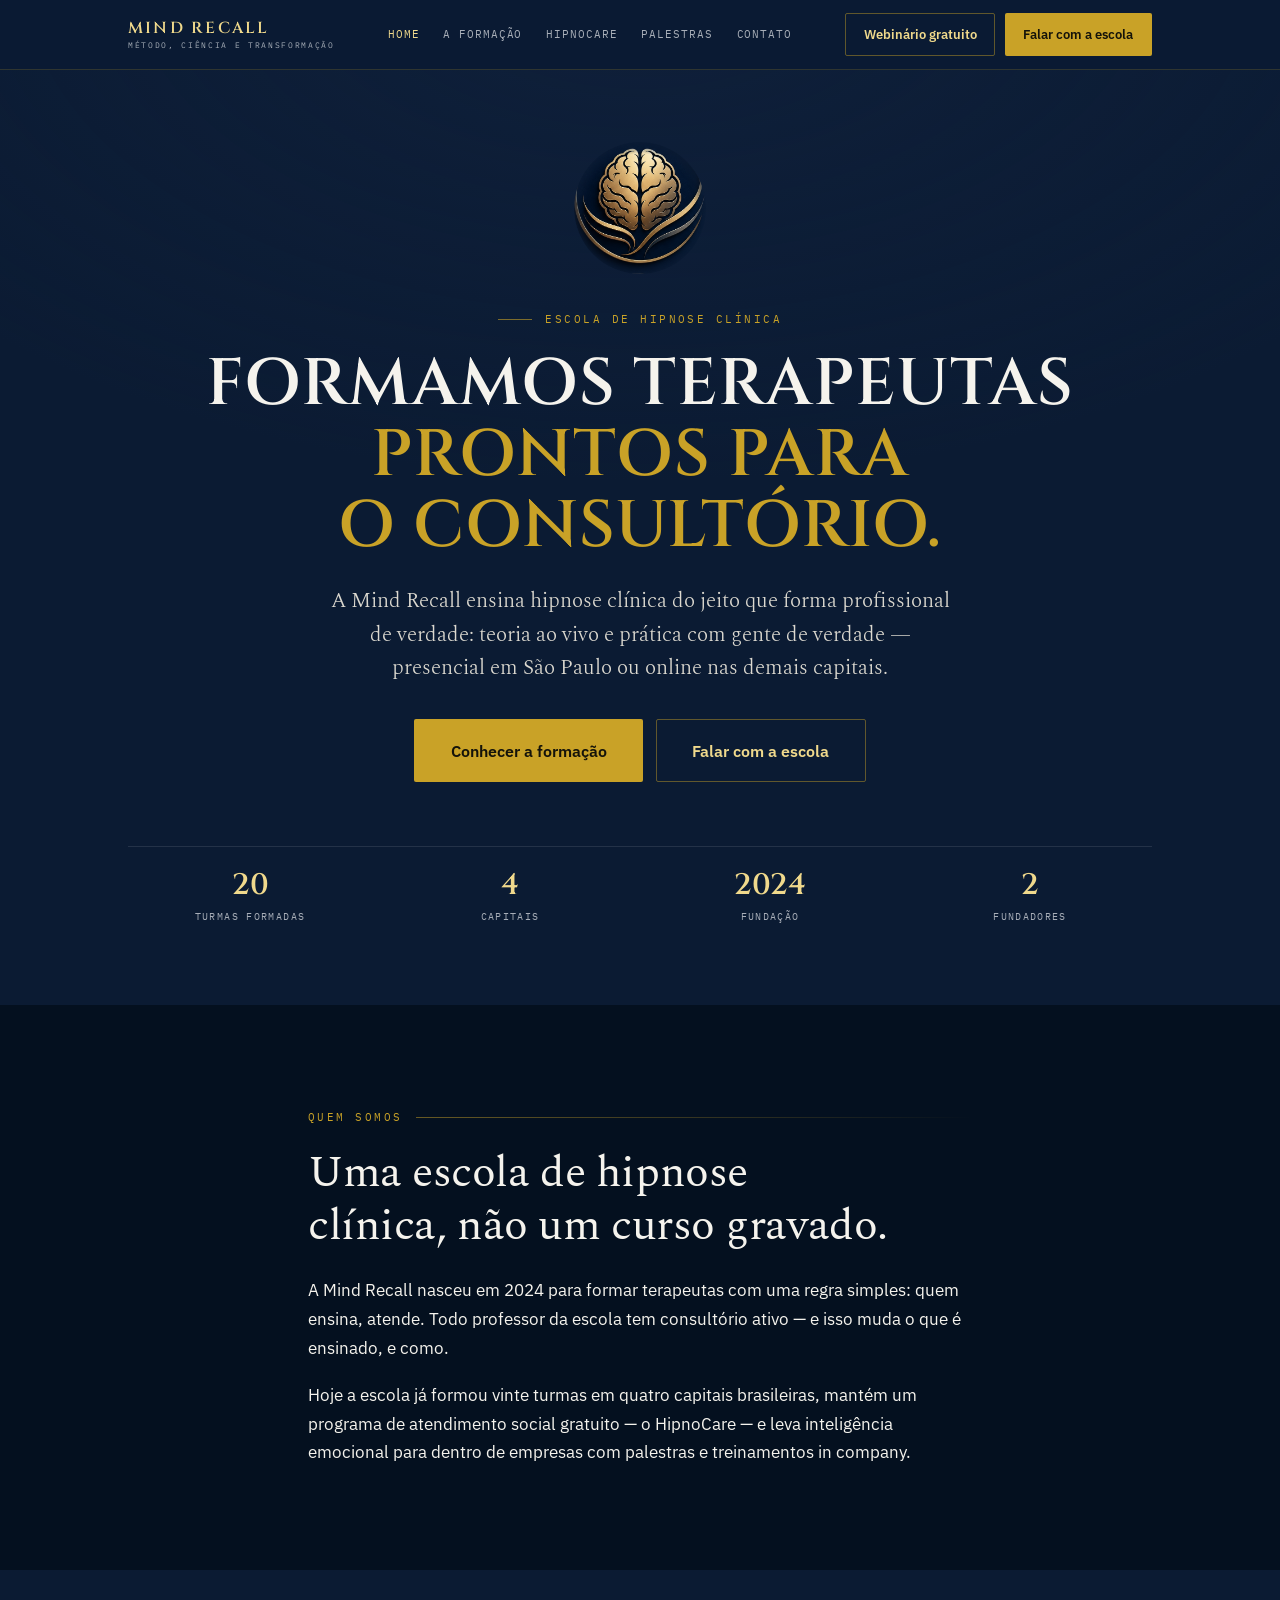
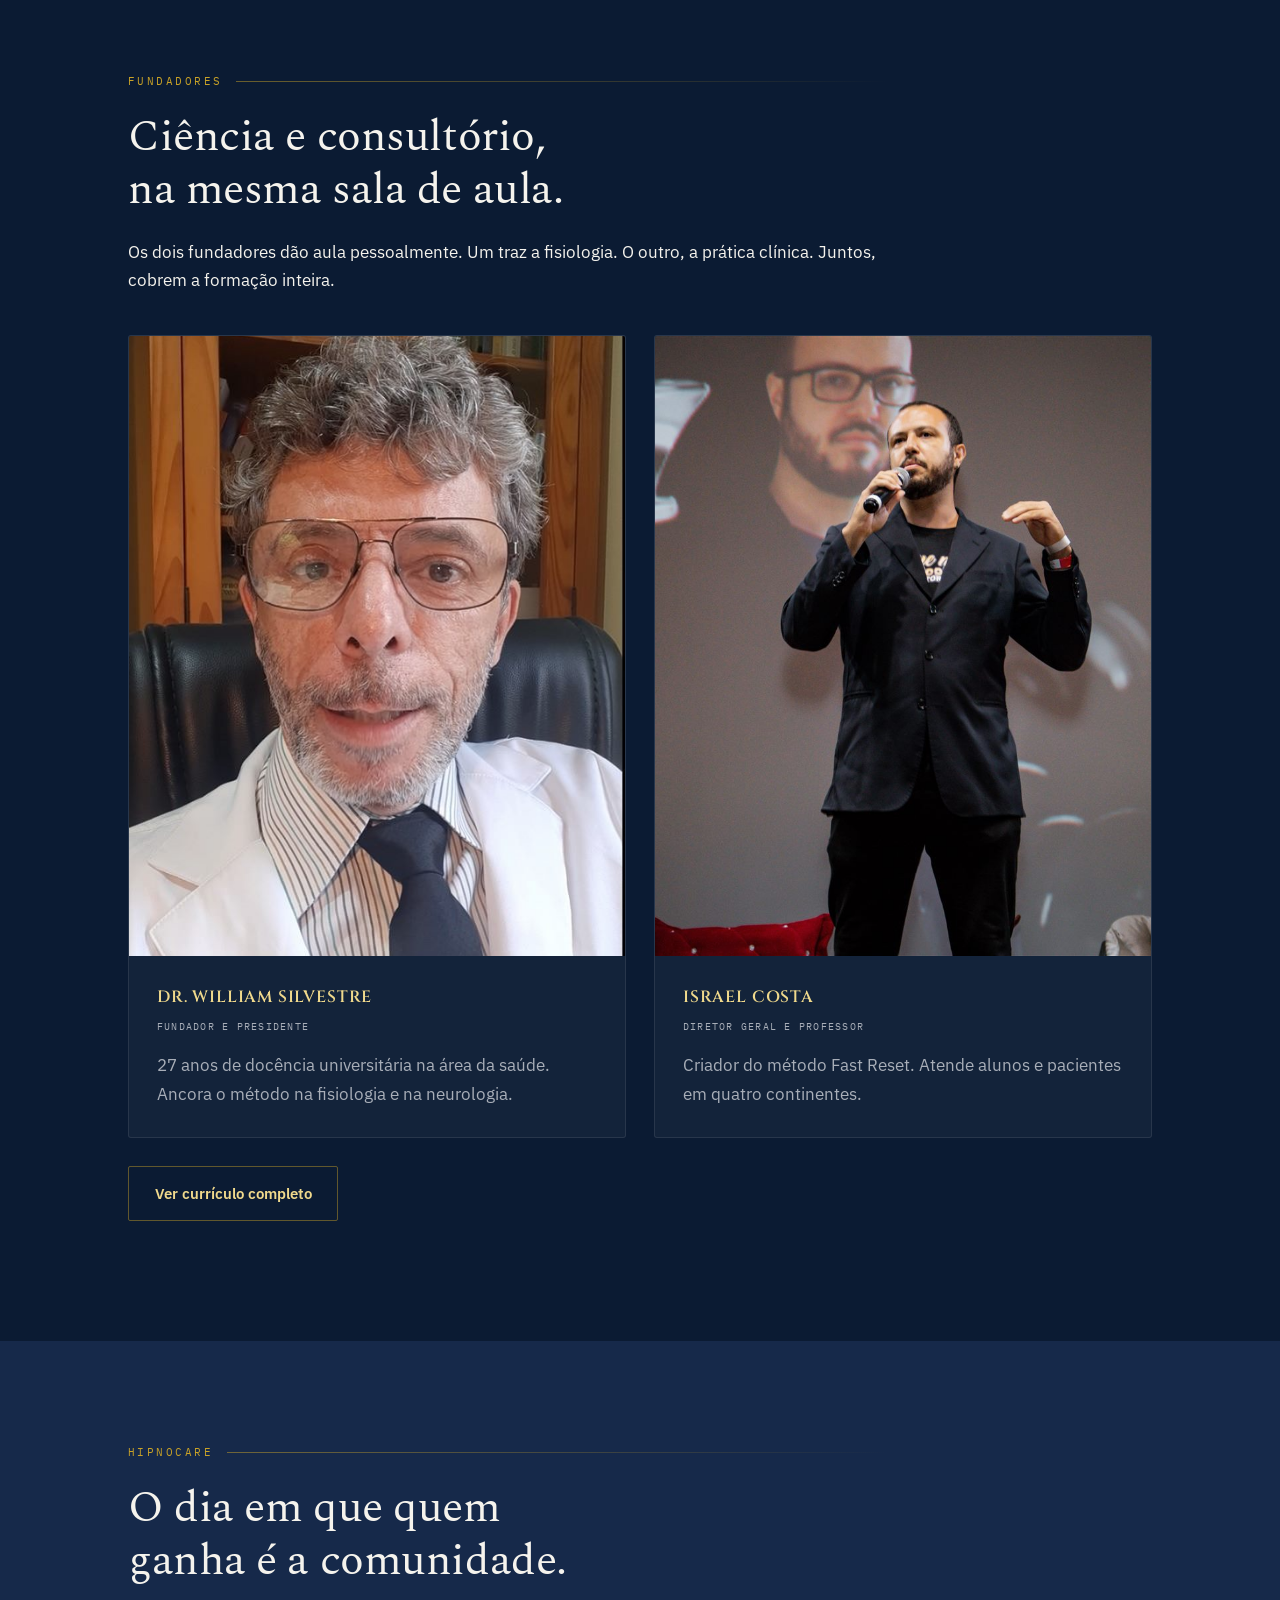
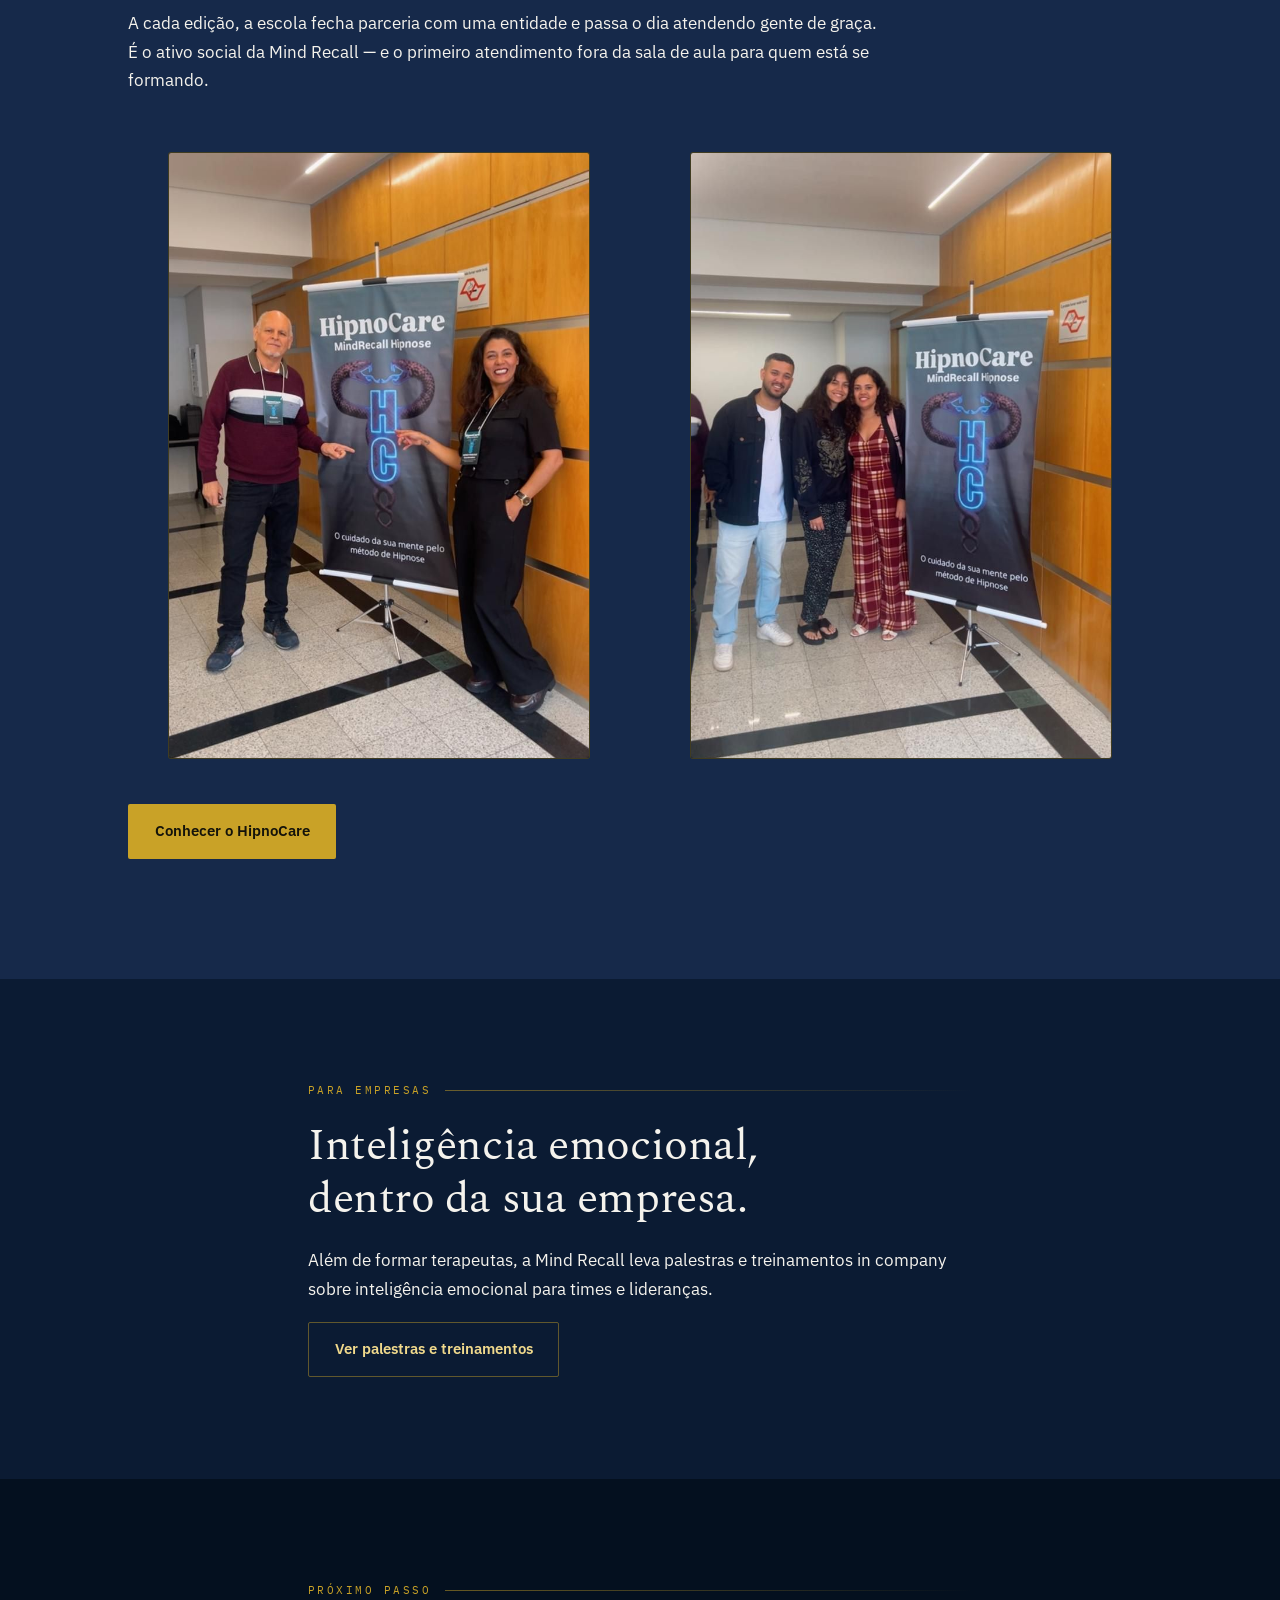
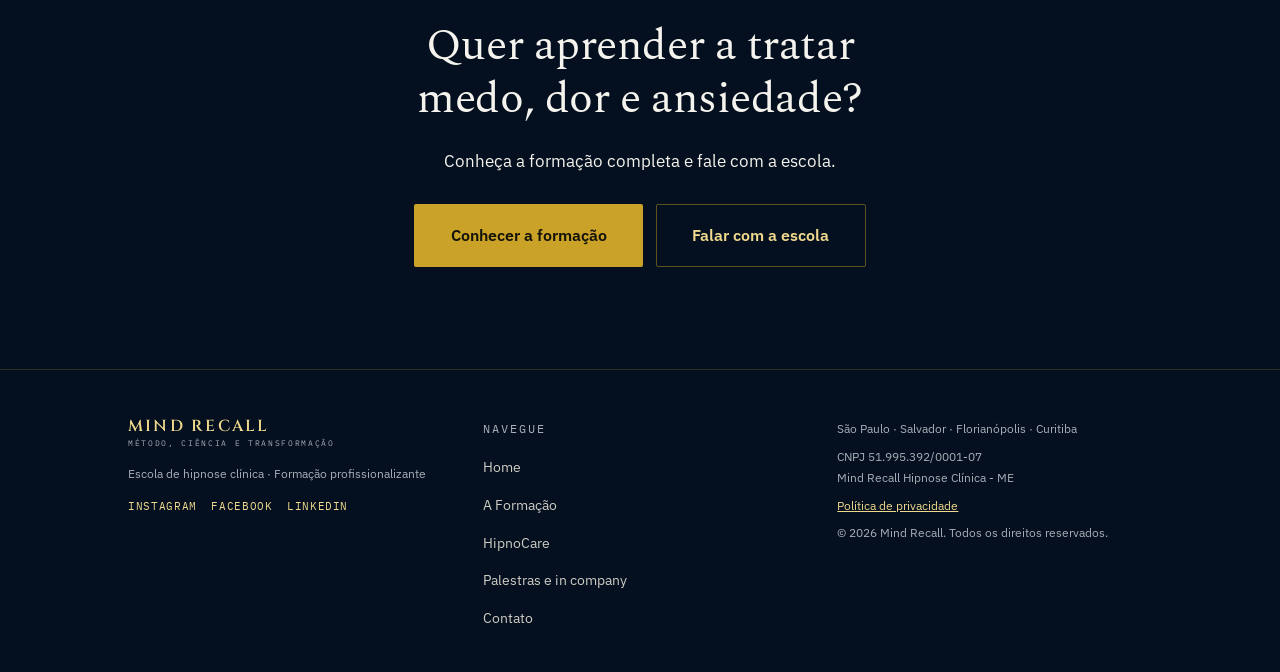
<file: index.html>
<!DOCTYPE html>
<html lang="pt-BR">
<head>
<meta charset="utf-8">
<meta name="viewport" content="width=device-width, initial-scale=1">
<title>Mind Recall — Escola de Hipnose Clínica</title>
<meta name="description" content="A Mind Recall forma terapeutas em hipnose clínica, mantém o HipnoCare — atendimento social gratuito — e leva inteligência emocional para empresas.">
<link rel="preconnect" href="https://fonts.googleapis.com">
<link rel="preconnect" href="https://fonts.gstatic.com" crossorigin>
<link href="https://fonts.googleapis.com/css2?family=Cinzel:wght@400;600&family=Spectral:ital,wght@0,300;0,400;0,600;1,300&family=IBM+Plex+Sans:wght@400;500;600&family=IBM+Plex+Mono:wght@400;500&display=swap" rel="stylesheet">
<link rel="stylesheet" href="css/style.css">

<!-- Meta Pixel Code -->
<!-- PENDENTE (interno): substituir PIXEL_ID_PENDENTE pelo ID real, a confirmar com o Rodrigo (tráfego pago). -->
<script>
!function(f,b,e,v,n,t,s)
{if(f.fbq)return;n=f.fbq=function(){n.callMethod?
n.callMethod.apply(n,arguments):n.queue.push(arguments)};
if(!f._fbq)f._fbq=n;n.push=n;n.loaded=!0;n.version='2.0';
n.queue=[];t=b.createElement(e);t.async=!0;
t.src=v;s=b.getElementsByTagName(e)[0];
s.parentNode.insertBefore(t,s)}(window, document,'script',
'https://connect.facebook.net/en_US/fbevents.js');
fbq('init', 'PIXEL_ID_PENDENTE');
fbq('track', 'PageView');
</script>
<noscript><img height="1" width="1" style="display:none"
src="https://www.facebook.com/tr?id=PIXEL_ID_PENDENTE&ev=PageView&noscript=1"
/></noscript>
<!-- End Meta Pixel Code -->
</head>
<body>

<nav class="nav">
  <div class="nav-in">
    <a class="wordmark" href="#topo">
      <b>MIND RECALL</b>
      <span>Método, ciência e transformação</span>
    </a>

    <ul class="nav-links">
      <li><a href="index.html" aria-current="page">Home</a></li>
      <li><a href="formacao.html">A Formação</a></li>
      <li><a href="hipnocare.html">HipnoCare</a></li>
      <li><a href="palestras.html">Palestras</a></li>
      <li><a href="contato.html">Contato</a></li>
    </ul>

    <div class="nav-ctas">
      <a class="btn btn-ghost btn-sm" href="webinario.html">Webinário gratuito</a>
      <a class="btn btn-gold btn-sm" href="formacao.html#inscricao">Falar com a escola</a>
    </div>

    <details class="nav-mobile">
      <summary aria-label="Abrir menu">☰</summary>
      <div class="nav-mobile-panel">
        <a href="index.html" aria-current="page">Home</a>
        <a href="formacao.html">A Formação</a>
        <a href="hipnocare.html">HipnoCare</a>
        <a href="palestras.html">Palestras</a>
        <a href="contato.html">Contato</a>
        <a href="webinario.html">Webinário gratuito</a>
        <a class="btn btn-gold btn-sm" href="formacao.html#inscricao">Falar com a escola</a>
      </div>
    </details>
  </div>
</nav>

<header class="hero" id="topo">
  <div class="wrap">
    <div class="seal" role="img" aria-label="Marca da Mind Recall"></div>
    <p class="eyebrow">Escola de hipnose clínica</p>
    <h1 class="h-display">
      <span class="line">Formamos terapeutas</span>
      <span class="line accent">prontos para o consultório.</span>
    </h1>
    <p class="lead">
      A Mind Recall ensina hipnose clínica do jeito que forma profissional de verdade:
      teoria ao vivo e prática com gente de verdade — presencial em São Paulo ou online
      nas demais capitais.
    </p>

    <div class="cta-row">
      <a class="btn btn-gold btn-lg" href="formacao.html">Conhecer a formação</a>
      <a class="btn btn-ghost btn-lg" href="contato.html">Falar com a escola</a>
    </div>

    <div class="factrail">
      <div><b>20</b><span>turmas formadas</span></div>
      <div><b>4</b><span>capitais</span></div>
      <div><b>2024</b><span>fundação</span></div>
      <div><b>2</b><span>fundadores</span></div>
    </div>
  </div>
</header>

<!-- ================= QUEM SOMOS ================= -->
<section class="sec-abyss">
  <div class="wrap narrow rise">
    <p class="eyebrow">Quem somos</p>
    <h2 class="h-serif">Uma escola de hipnose clínica, não um curso gravado.</h2>
    <p style="margin-top:1.5rem">
      A Mind Recall nasceu em 2024 para formar terapeutas com uma regra simples: quem ensina, atende.
      Todo professor da escola tem consultório ativo — e isso muda o que é ensinado, e como.
    </p>
    <p style="margin-bottom:0">
      Hoje a escola já formou vinte turmas em quatro capitais brasileiras, mantém um programa de
      atendimento social gratuito — o HipnoCare — e leva inteligência emocional para dentro de
      empresas com palestras e treinamentos in company.
    </p>
  </div>
</section>

<!-- ================= FUNDADORES ================= -->
<section>
  <div class="wrap">
    <div class="narrow rise">
      <p class="eyebrow">Fundadores</p>
      <h2 class="h-serif">Ciência e consultório, na mesma sala de aula.</h2>
      <p style="margin-top:1.3rem">
        Os dois fundadores dão aula pessoalmente. Um traz a fisiologia. O outro, a prática clínica.
        Juntos, cobrem a formação inteira.
      </p>
    </div>

    <div class="grid-2 rise">
      <article class="teacher">
        <img class="teacher-photo" src="assets/dr-william.jpg" alt="Dr. William Silvestre, fundador e presidente da Mind Recall" loading="lazy">
        <div class="teacher-body">
          <h3>Dr. William Silvestre</h3>
          <p class="teacher-role">Fundador e presidente</p>
          <p class="muted" style="margin-bottom:0">
            27 anos de docência universitária na área da saúde. Ancora o método na fisiologia
            e na neurologia.
          </p>
        </div>
      </article>

      <article class="teacher">
        <img class="teacher-photo" src="assets/israel-costa.jpg" alt="Israel Costa, diretor geral e professor da Mind Recall" loading="lazy" style="object-position:48% 20%">
        <div class="teacher-body">
          <h3>Israel Costa</h3>
          <p class="teacher-role">Diretor geral e professor</p>
          <p class="muted" style="margin-bottom:0">
            Criador do método Fast Reset. Atende alunos e pacientes em quatro continentes.
          </p>
        </div>
      </article>
    </div>

    <p class="rise" style="margin-top:1.75rem">
      <a class="btn btn-ghost" href="formacao.html#fundadores">Ver currículo completo</a>
    </p>
  </div>
</section>

<!-- ================= HIPNOCARE ================= -->
<section class="sec-raised">
  <div class="wrap">
    <div class="narrow rise">
      <p class="eyebrow">HipnoCare</p>
      <h2 class="h-serif">O dia em que quem ganha é a comunidade.</h2>
      <p style="margin-top:1.3rem">
        A cada edição, a escola fecha parceria com uma entidade e passa o dia atendendo gente
        de graça. É o ativo social da Mind Recall — e o primeiro atendimento fora da sala de
        aula para quem está se formando.
      </p>
    </div>

    <div class="gallery rise">
      <figure class="figure">
        <img src="assets/hipnocare-1.jpg" alt="Voluntários da Mind Recall no dia do HipnoCare" loading="lazy">
        <figcaption>HipnoCare · 1ª edição</figcaption>
      </figure>
      <figure class="figure">
        <img src="assets/hipnocare-2.jpg" alt="Aluna voluntária no dia de atendimento gratuito do HipnoCare" loading="lazy">
        <figcaption>Alunos voluntários no dia</figcaption>
      </figure>
    </div>

    <p class="rise" style="margin-top:1.75rem">
      <a class="btn btn-gold" href="hipnocare.html">Conhecer o HipnoCare</a>
    </p>
  </div>
</section>

<!-- ================= PALESTRAS / IN COMPANY ================= -->
<section>
  <div class="wrap narrow rise">
    <p class="eyebrow">Para empresas</p>
    <h2 class="h-serif">Inteligência emocional, dentro da sua empresa.</h2>
    <p style="margin-top:1.3rem">
      Além de formar terapeutas, a Mind Recall leva palestras e treinamentos in company sobre
      inteligência emocional para times e lideranças.
    </p>
    <p style="margin-bottom:0">
      <a class="btn btn-ghost" href="palestras.html">Ver palestras e treinamentos</a>
    </p>
  </div>
</section>

<!-- ================= CTA FINAL ================= -->
<section class="sec-abyss">
  <div class="wrap narrow rise" style="text-align:center">
    <p class="eyebrow" style="justify-content:center">Próximo passo</p>
    <h2 class="h-serif">Quer aprender a tratar medo, dor e ansiedade?</h2>
    <p style="margin-top:1.3rem;margin-bottom:0">
      Conheça a formação completa e fale com a escola.
    </p>
    <div class="cta-row" style="justify-content:center;margin-top:1.75rem">
      <a class="btn btn-gold btn-lg" href="formacao.html">Conhecer a formação</a>
      <a class="btn btn-ghost btn-lg" href="contato.html">Falar com a escola</a>
    </div>
  </div>
</section>

<footer class="foot">
  <div class="wrap foot-in">
    <div class="foot-col">
      <a class="wordmark" href="#topo">
        <b>MIND RECALL</b>
        <span>Método, ciência e transformação</span>
      </a>
      <small style="margin-top:1rem">Escola de hipnose clínica · Formação profissionalizante</small>
      <div class="foot-social">
        <a href="https://www.instagram.com/mind.recall.hipnose/" target="_blank" rel="noopener">Instagram</a>
        <a href="https://www.facebook.com/profile.php?id=61577095179022" target="_blank" rel="noopener">Facebook</a>
        <a href="https://www.linkedin.com/in/mind-recall-13340237a/" target="_blank" rel="noopener">LinkedIn</a>
      </div>
    </div>

    <div class="foot-col">
      <small class="foot-heading">Navegue</small>
      <ul class="foot-links">
        <li><a href="index.html">Home</a></li>
        <li><a href="formacao.html">A Formação</a></li>
        <li><a href="hipnocare.html">HipnoCare</a></li>
        <li><a href="palestras.html">Palestras e in company</a></li>
        <li><a href="contato.html">Contato</a></li>
      </ul>
    </div>

    <div class="foot-col">
      <small>São Paulo · Salvador · Florianópolis · Curitiba</small>
      <small style="margin-top:.4rem">CNPJ 51.995.392/0001-07<br>Mind Recall Hipnose Clínica - ME</small>
      <small style="margin-top:.4rem"><a href="privacidade.html">Política de privacidade</a></small>
      <small style="margin-top:.4rem">© 2026 Mind Recall. Todos os direitos reservados.</small>
    </div>
  </div>
</footer>

<script src="js/script.js"></script>

</body>
</html>
</file>
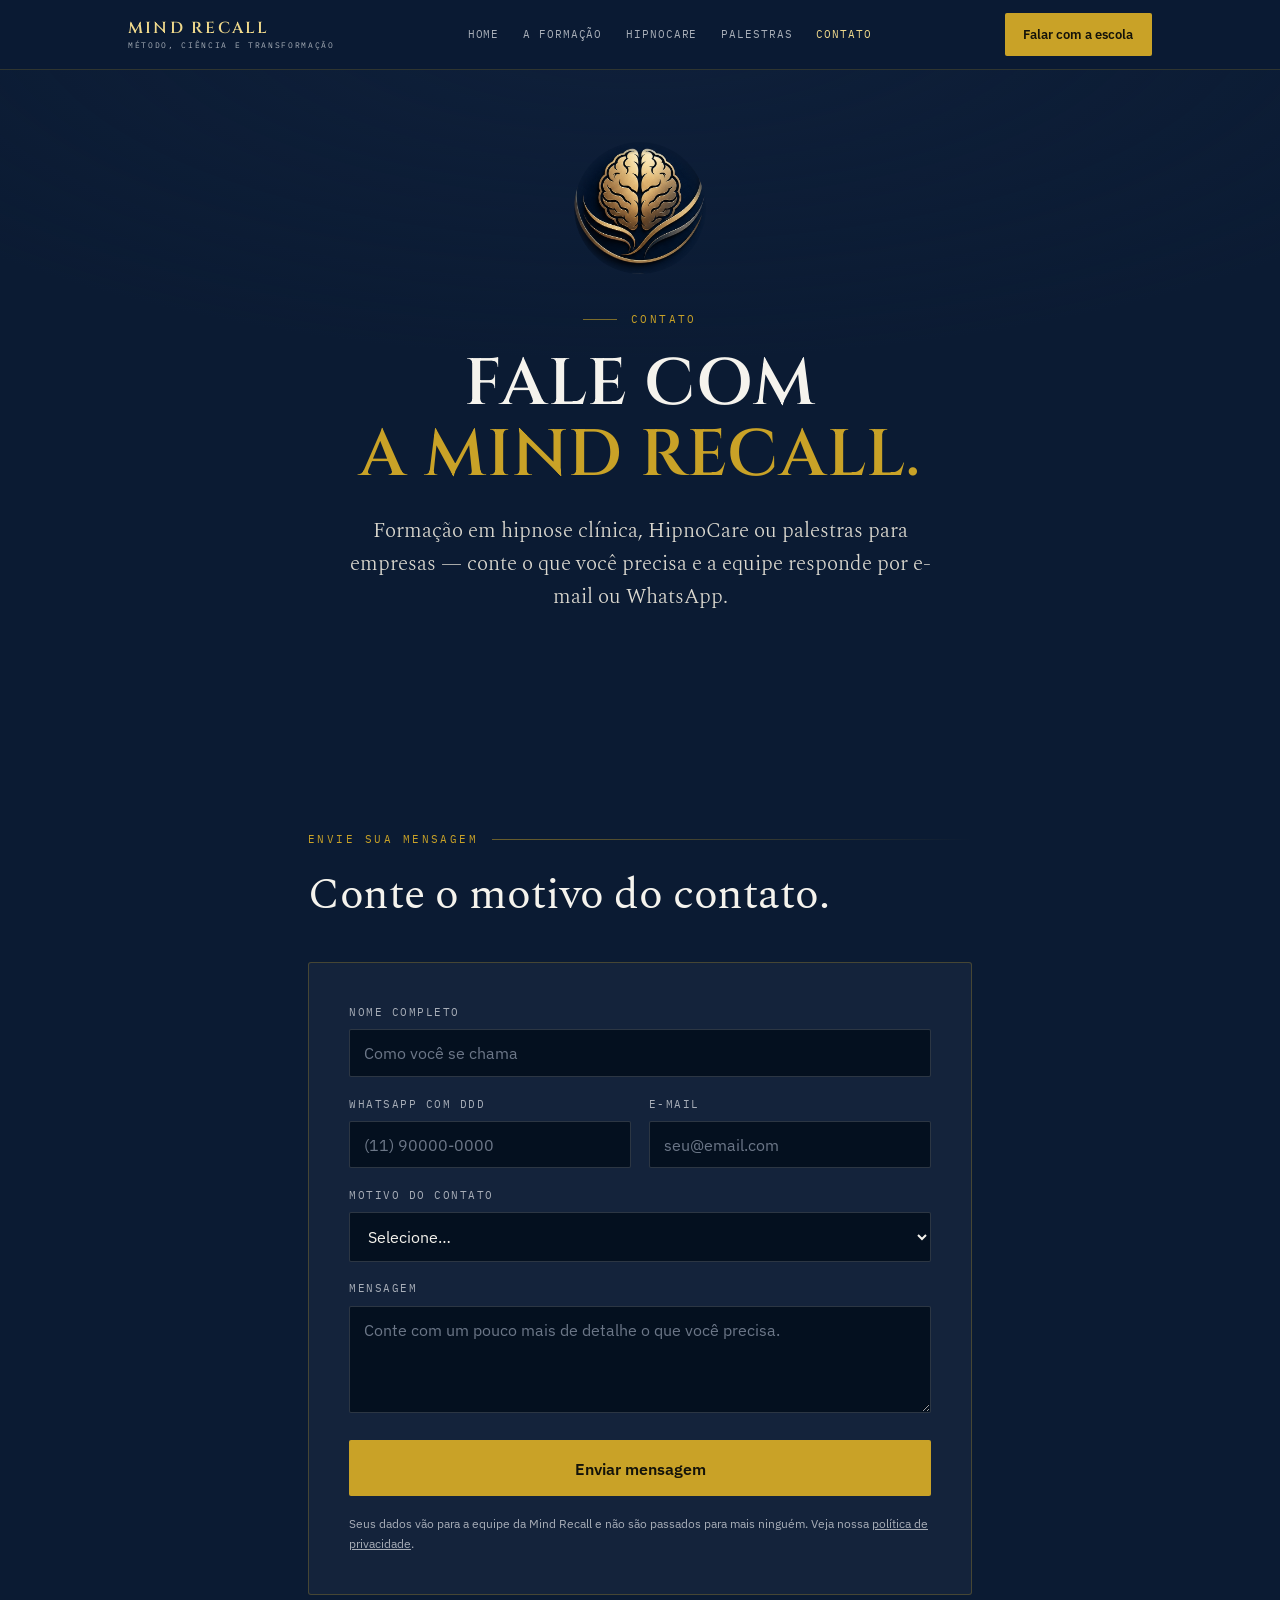
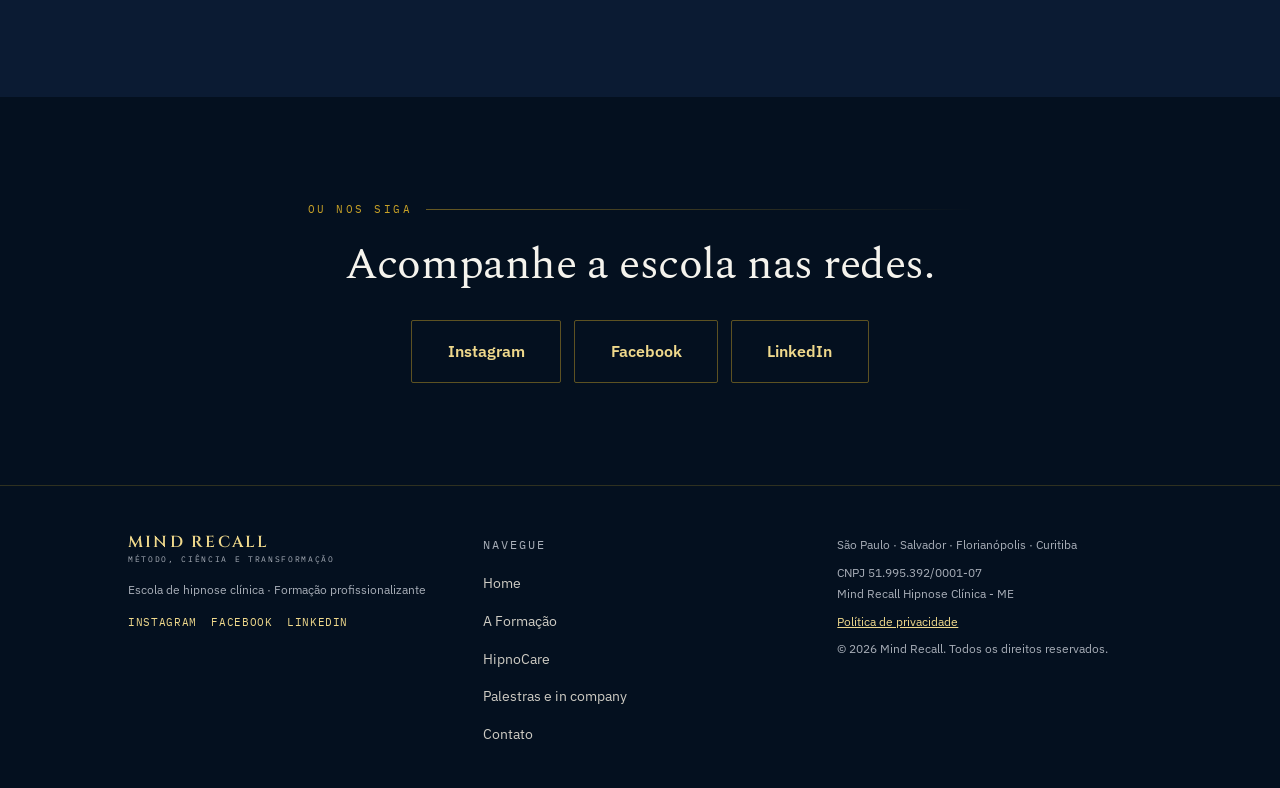
<file: contato.html>
<!DOCTYPE html>
<html lang="pt-BR">
<head>
<meta charset="utf-8">
<meta name="viewport" content="width=device-width, initial-scale=1">
<title>Contato — Mind Recall</title>
<meta name="description" content="Fale com a Mind Recall sobre a formação em hipnose clínica, o HipnoCare ou palestras e treinamentos in company.">
<link rel="preconnect" href="https://fonts.googleapis.com">
<link rel="preconnect" href="https://fonts.gstatic.com" crossorigin>
<link href="https://fonts.googleapis.com/css2?family=Cinzel:wght@400;600&family=Spectral:ital,wght@0,300;0,400;0,600;1,300&family=IBM+Plex+Sans:wght@400;500;600&family=IBM+Plex+Mono:wght@400;500&display=swap" rel="stylesheet">
<link rel="stylesheet" href="css/style.css">

<!-- Meta Pixel Code -->
<!-- PENDENTE (interno): substituir PIXEL_ID_PENDENTE pelo ID real, a confirmar com o Rodrigo (tráfego pago). -->
<script>
!function(f,b,e,v,n,t,s)
{if(f.fbq)return;n=f.fbq=function(){n.callMethod?
n.callMethod.apply(n,arguments):n.queue.push(arguments)};
if(!f._fbq)f._fbq=n;n.push=n;n.loaded=!0;n.version='2.0';
n.queue=[];t=b.createElement(e);t.async=!0;
t.src=v;s=b.getElementsByTagName(e)[0];
s.parentNode.insertBefore(t,s)}(window, document,'script',
'https://connect.facebook.net/en_US/fbevents.js');
fbq('init', 'PIXEL_ID_PENDENTE');
fbq('track', 'PageView');
</script>
<noscript><img height="1" width="1" style="display:none"
src="https://www.facebook.com/tr?id=PIXEL_ID_PENDENTE&ev=PageView&noscript=1"
/></noscript>
<!-- End Meta Pixel Code -->
</head>
<body>

<nav class="nav">
  <div class="nav-in">
    <a class="wordmark" href="index.html">
      <b>MIND RECALL</b>
      <span>Método, ciência e transformação</span>
    </a>

    <ul class="nav-links">
      <li><a href="index.html">Home</a></li>
      <li><a href="formacao.html">A Formação</a></li>
      <li><a href="hipnocare.html">HipnoCare</a></li>
      <li><a href="palestras.html">Palestras</a></li>
      <li><a href="contato.html" aria-current="page">Contato</a></li>
    </ul>

    <div class="nav-ctas">
      <a class="btn btn-gold btn-sm" href="#fale">Falar com a escola</a>
    </div>

    <details class="nav-mobile">
      <summary aria-label="Abrir menu">☰</summary>
      <div class="nav-mobile-panel">
        <a href="index.html">Home</a>
        <a href="formacao.html">A Formação</a>
        <a href="hipnocare.html">HipnoCare</a>
        <a href="palestras.html">Palestras</a>
        <a href="contato.html" aria-current="page">Contato</a>
        <a class="btn btn-gold btn-sm" href="#fale">Falar com a escola</a>
      </div>
    </details>
  </div>
</nav>

<header class="hero" id="topo">
  <div class="wrap">
    <div class="seal" role="img" aria-label="Marca da Mind Recall"></div>
    <p class="eyebrow">Contato</p>
    <h1 class="h-display">
      <span class="line">Fale com</span>
      <span class="line accent">a Mind Recall.</span>
    </h1>
    <p class="lead">
      Formação em hipnose clínica, HipnoCare ou palestras para empresas — conte o que você
      precisa e a equipe responde por e-mail ou WhatsApp.
    </p>
  </div>
</header>

<!-- ================= FORMULÁRIO ================= -->
<section id="fale">
  <div class="wrap narrow rise">
    <p class="eyebrow">Envie sua mensagem</p>
    <h2 class="h-serif">Conte o motivo do contato.</h2>

    <form class="form-shell" novalidate data-fbq-event="Contact">
      <div class="field">
        <label for="c-nome">Nome completo</label>
        <input id="c-nome" name="nome" type="text" autocomplete="name" placeholder="Como você se chama" required>
      </div>

      <div class="field-row">
        <div class="field">
          <label for="c-whats">WhatsApp com DDD</label>
          <input id="c-whats" name="whatsapp" type="tel" autocomplete="tel" placeholder="(11) 90000-0000" required>
        </div>
        <div class="field">
          <label for="c-email">E-mail</label>
          <input id="c-email" name="email" type="email" autocomplete="email" placeholder="seu@email.com" required>
        </div>
      </div>

      <div class="field">
        <label for="c-motivo">Motivo do contato</label>
        <select id="c-motivo" name="motivo" required>
          <option value="">Selecione…</option>
          <option>Formação em hipnose clínica</option>
          <option>Palestra ou treinamento in company</option>
          <option>HipnoCare</option>
          <option>Imprensa ou parceria</option>
          <option>Outro assunto</option>
        </select>
      </div>

      <div class="field">
        <label for="c-mensagem">Mensagem</label>
        <textarea id="c-mensagem" name="mensagem" rows="4" placeholder="Conte com um pouco mais de detalhe o que você precisa." required></textarea>
      </div>

      <button class="btn btn-gold btn-lg" type="submit" style="width:100%">Enviar mensagem</button>

      <p class="form-note">
        Seus dados vão para a equipe da Mind Recall e não são passados para mais ninguém.
        Veja nossa <a href="privacidade.html">política de privacidade</a>.
      </p>
    </form>

    <!-- PENDENTE (interno): (1) formulário ainda sem backend — mesmo aviso de revisão dos demais,
         ver js/script.js. (2) número de WhatsApp e e-mail direto da escola para exibir nesta página
         além do formulário. -->
  </div>
</section>

<!-- ================= REDES ================= -->
<section class="sec-abyss">
  <div class="wrap narrow rise" style="text-align:center">
    <p class="eyebrow" style="justify-content:center">Ou nos siga</p>
    <h2 class="h-serif">Acompanhe a escola nas redes.</h2>
    <div class="cta-row" style="justify-content:center;margin-top:1.75rem">
      <a class="btn btn-ghost btn-lg" href="https://www.instagram.com/mind.recall.hipnose/" target="_blank" rel="noopener">Instagram</a>
      <a class="btn btn-ghost btn-lg" href="https://www.facebook.com/profile.php?id=61577095179022" target="_blank" rel="noopener">Facebook</a>
      <a class="btn btn-ghost btn-lg" href="https://www.linkedin.com/in/mind-recall-13340237a/" target="_blank" rel="noopener">LinkedIn</a>
    </div>
  </div>
</section>

<footer class="foot">
  <div class="wrap foot-in">
    <div class="foot-col">
      <a class="wordmark" href="index.html">
        <b>MIND RECALL</b>
        <span>Método, ciência e transformação</span>
      </a>
      <small style="margin-top:1rem">Escola de hipnose clínica · Formação profissionalizante</small>
      <div class="foot-social">
        <a href="https://www.instagram.com/mind.recall.hipnose/" target="_blank" rel="noopener">Instagram</a>
        <a href="https://www.facebook.com/profile.php?id=61577095179022" target="_blank" rel="noopener">Facebook</a>
        <a href="https://www.linkedin.com/in/mind-recall-13340237a/" target="_blank" rel="noopener">LinkedIn</a>
      </div>
    </div>

    <div class="foot-col">
      <small class="foot-heading">Navegue</small>
      <ul class="foot-links">
        <li><a href="index.html">Home</a></li>
        <li><a href="formacao.html">A Formação</a></li>
        <li><a href="hipnocare.html">HipnoCare</a></li>
        <li><a href="palestras.html">Palestras e in company</a></li>
        <li><a href="contato.html">Contato</a></li>
      </ul>
    </div>

    <div class="foot-col">
      <small>São Paulo · Salvador · Florianópolis · Curitiba</small>
      <small style="margin-top:.4rem">CNPJ 51.995.392/0001-07<br>Mind Recall Hipnose Clínica - ME</small>
      <small style="margin-top:.4rem"><a href="privacidade.html">Política de privacidade</a></small>
      <small style="margin-top:.4rem">© 2026 Mind Recall. Todos os direitos reservados.</small>
    </div>
  </div>
</footer>

<script src="js/script.js"></script>

</body>
</html>
</file>
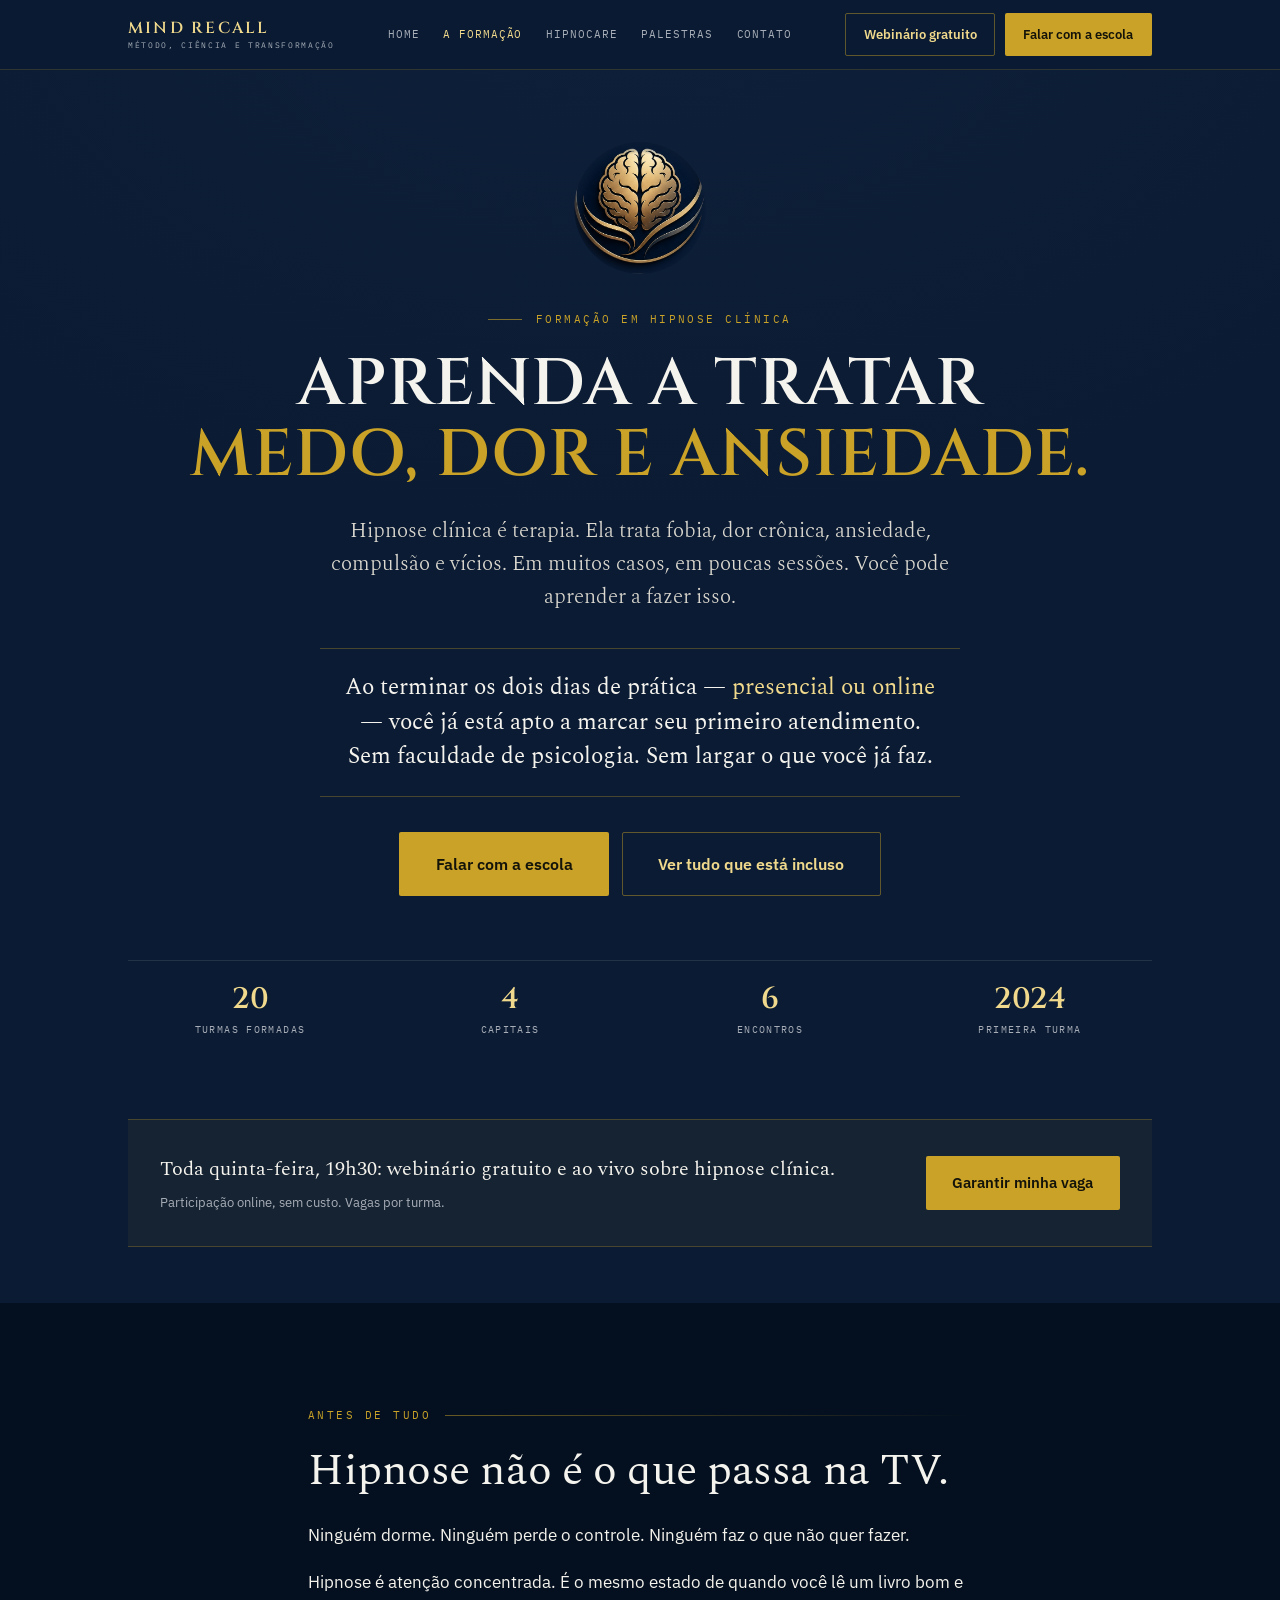
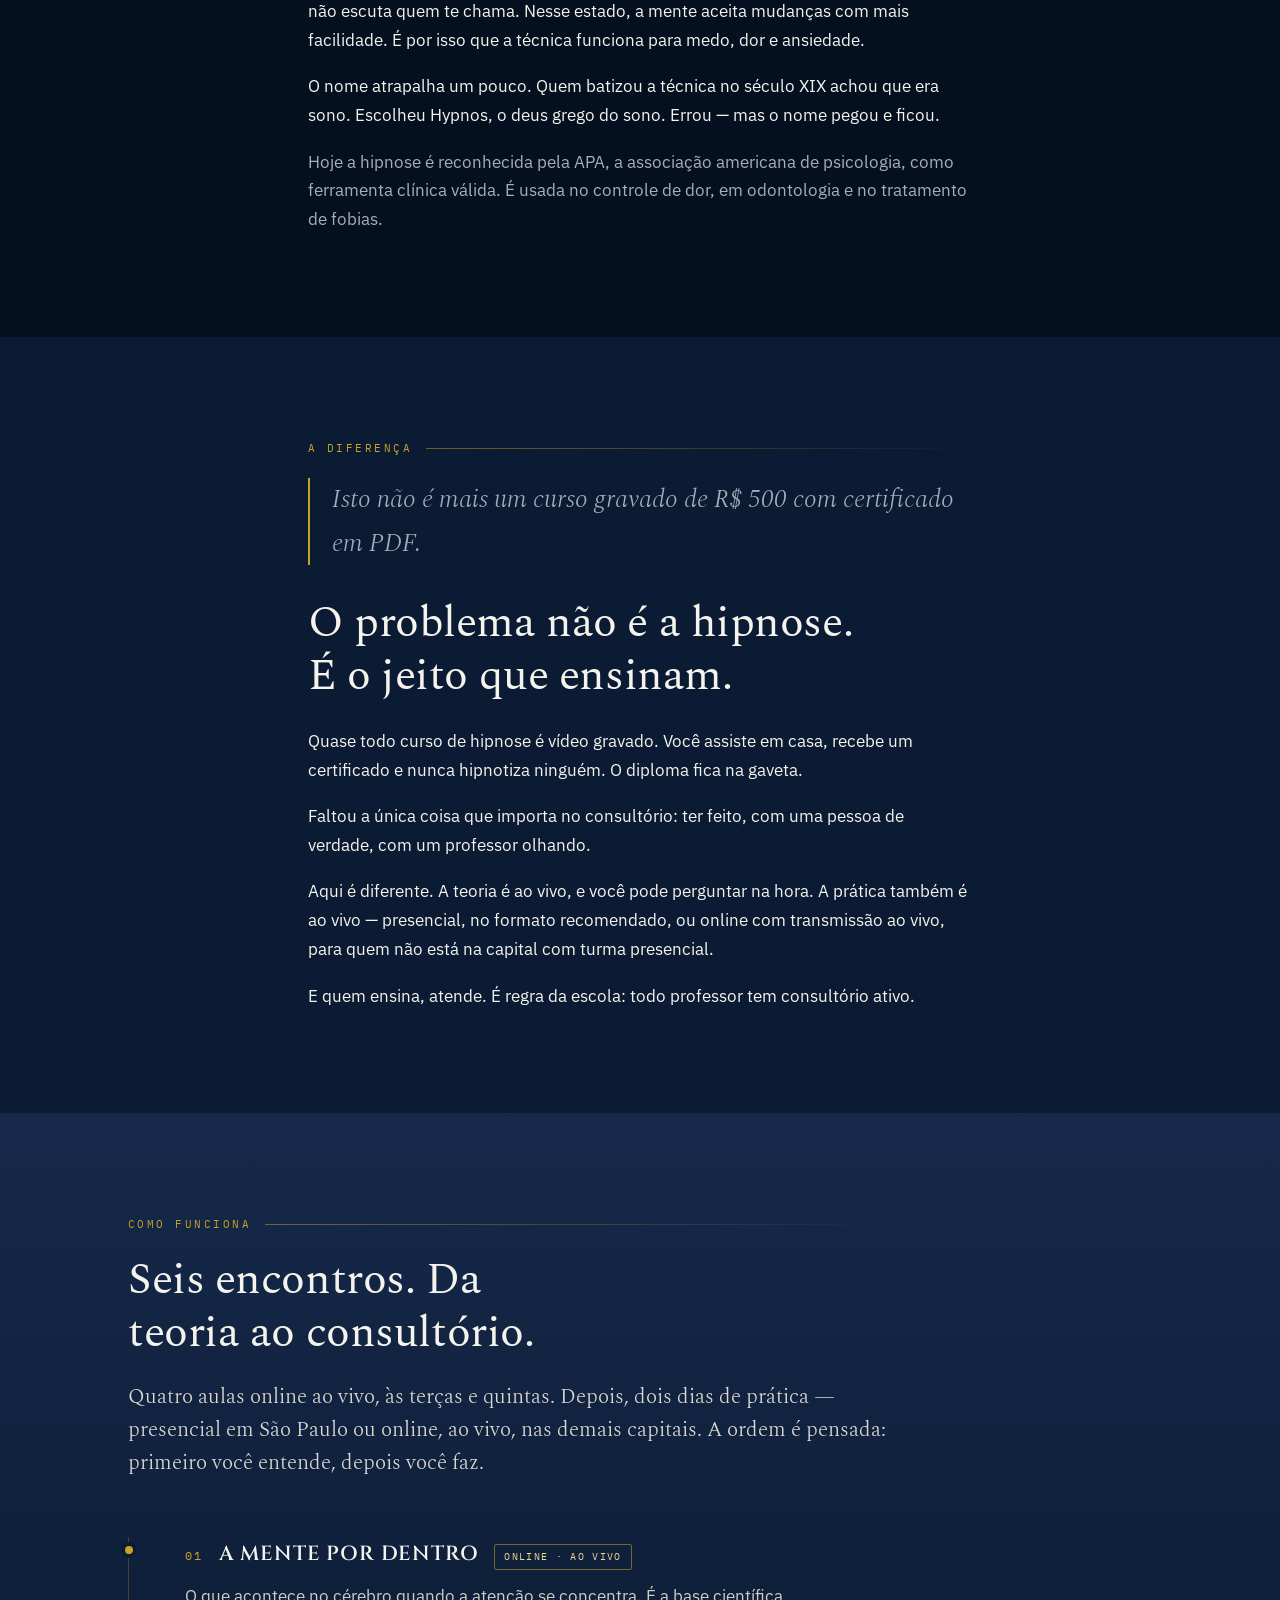
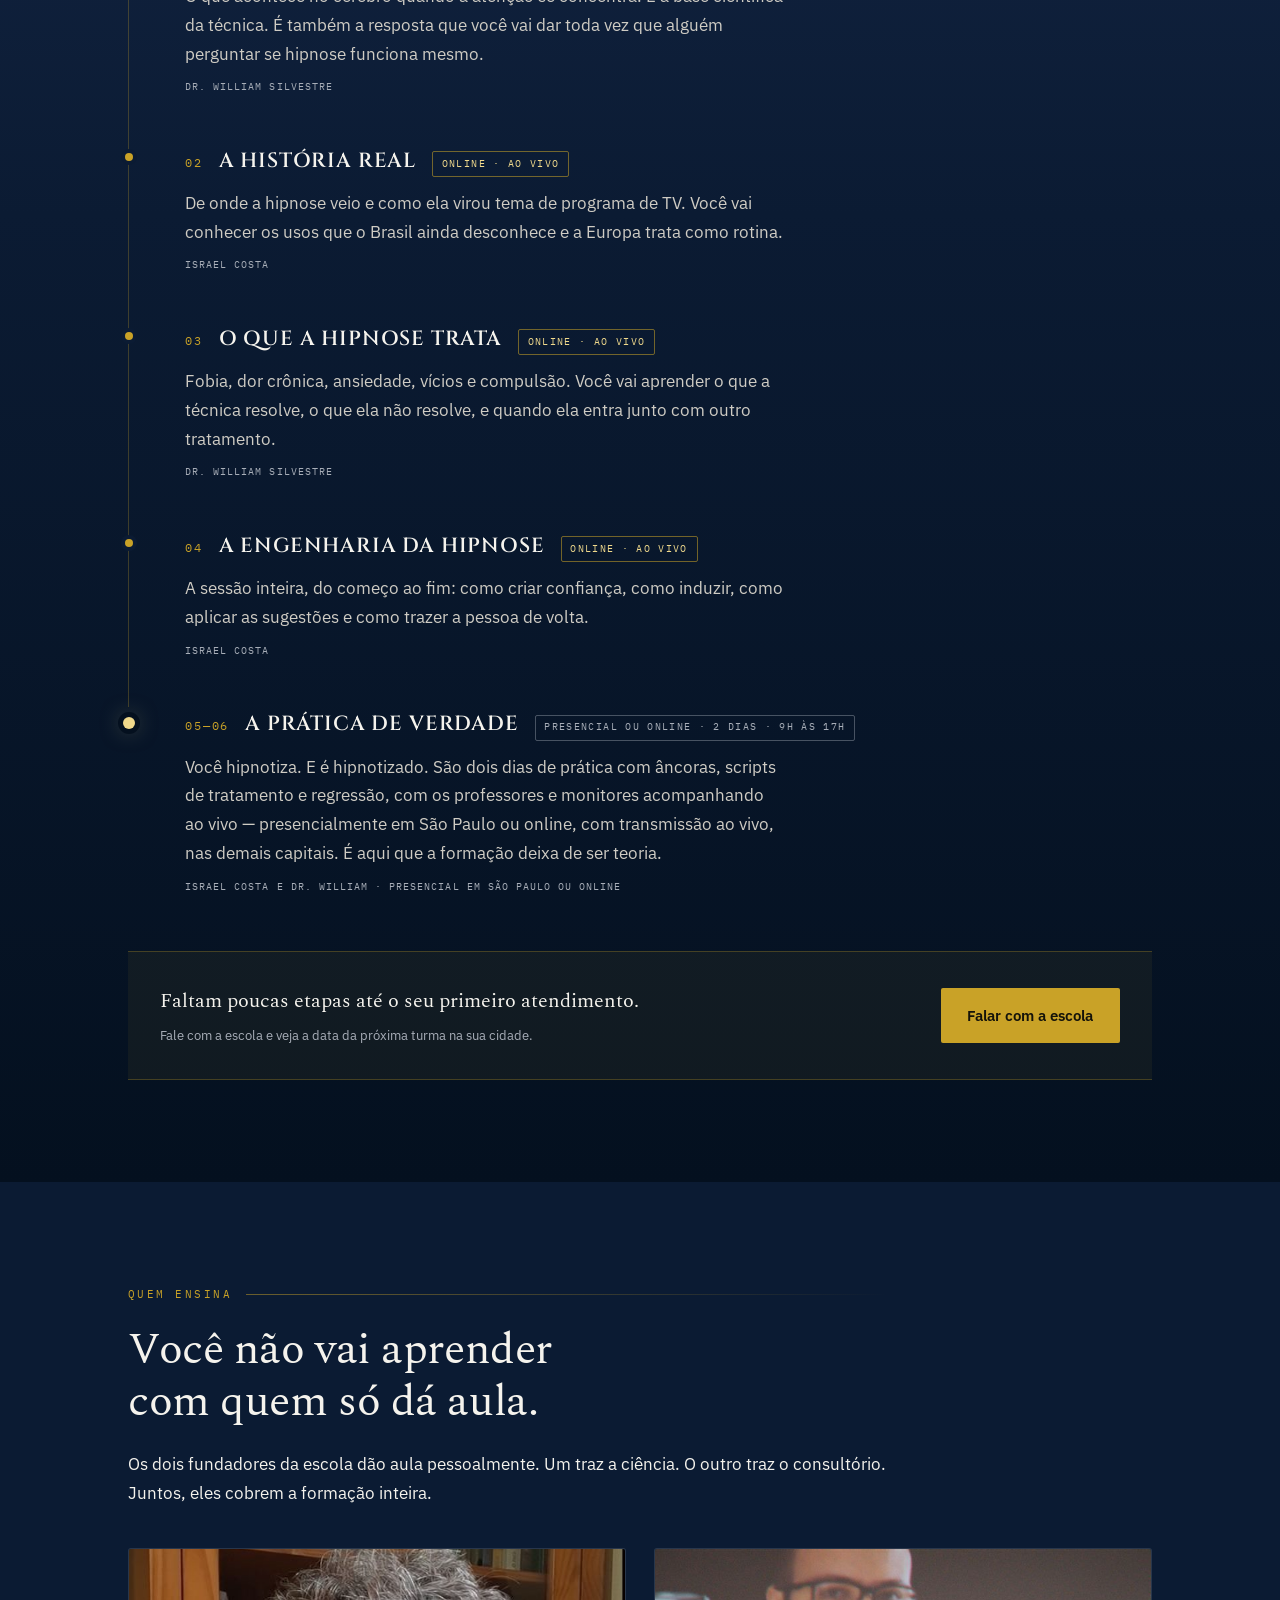
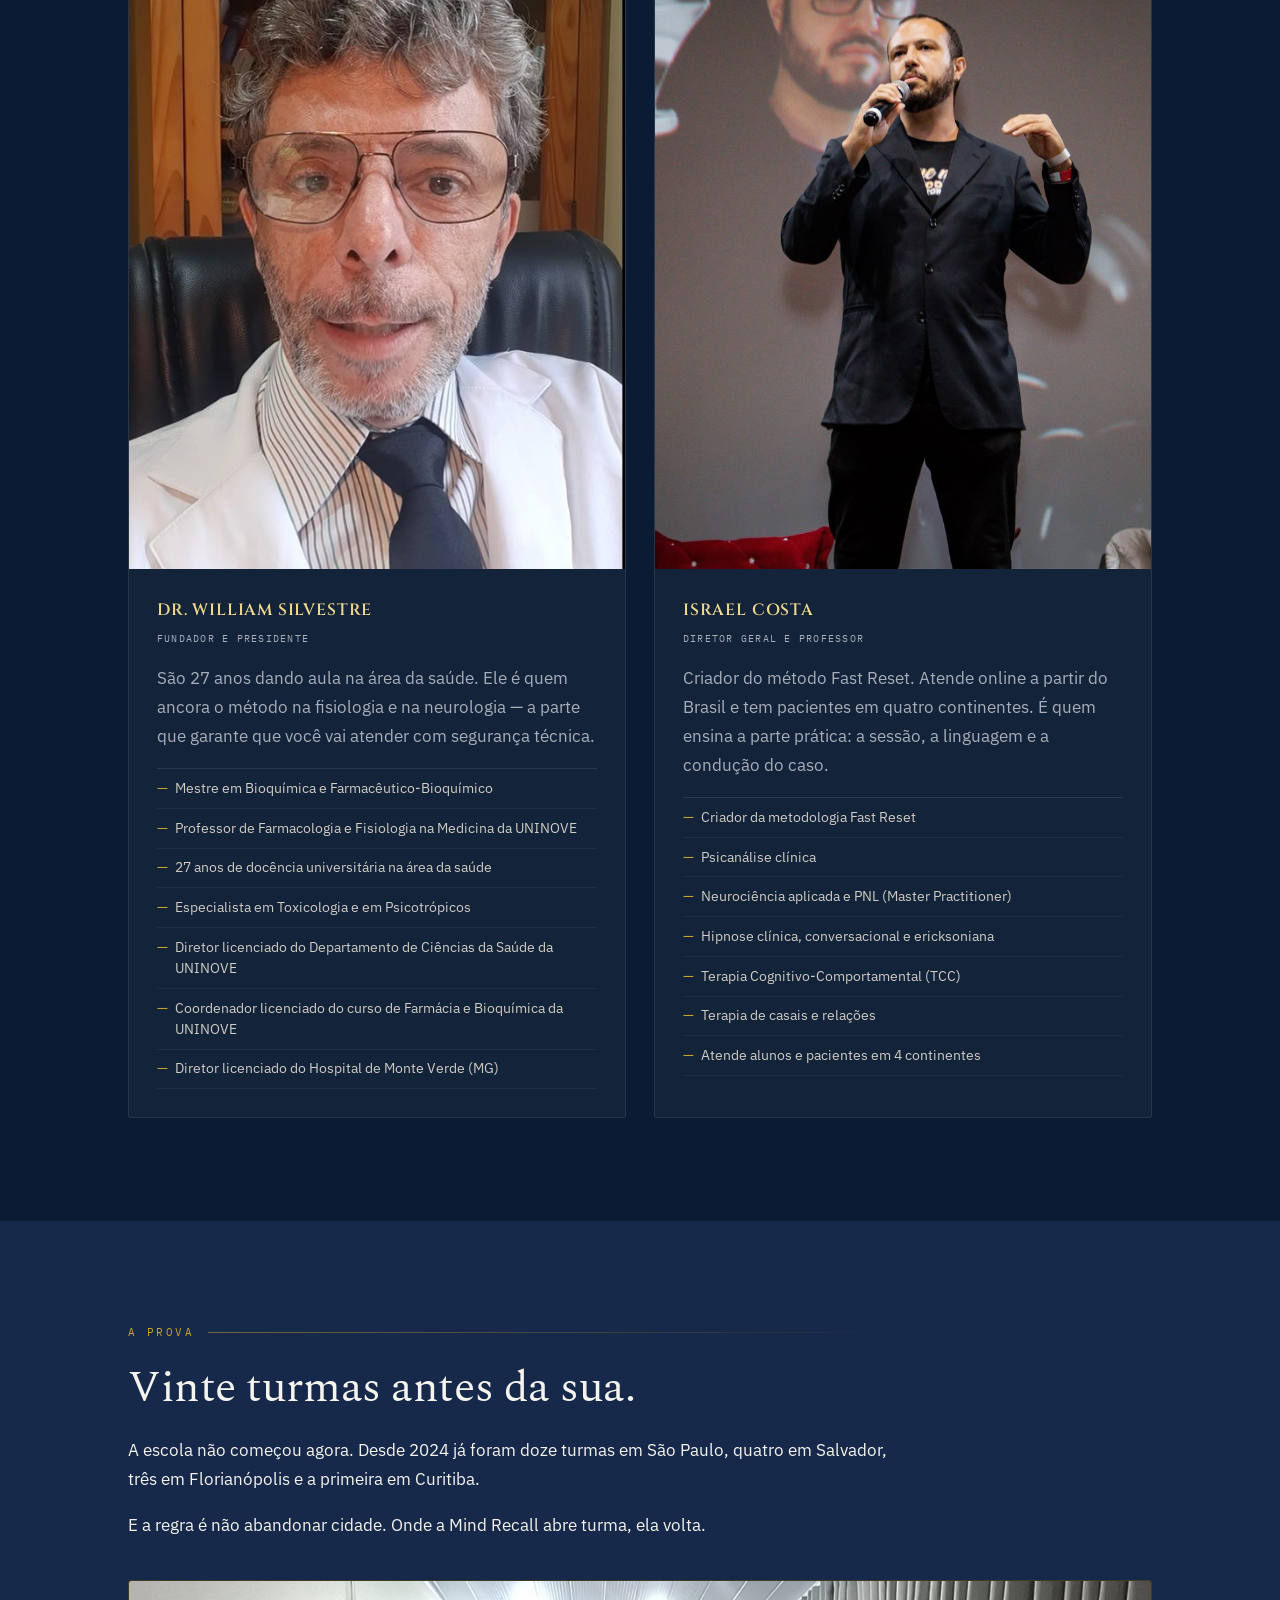
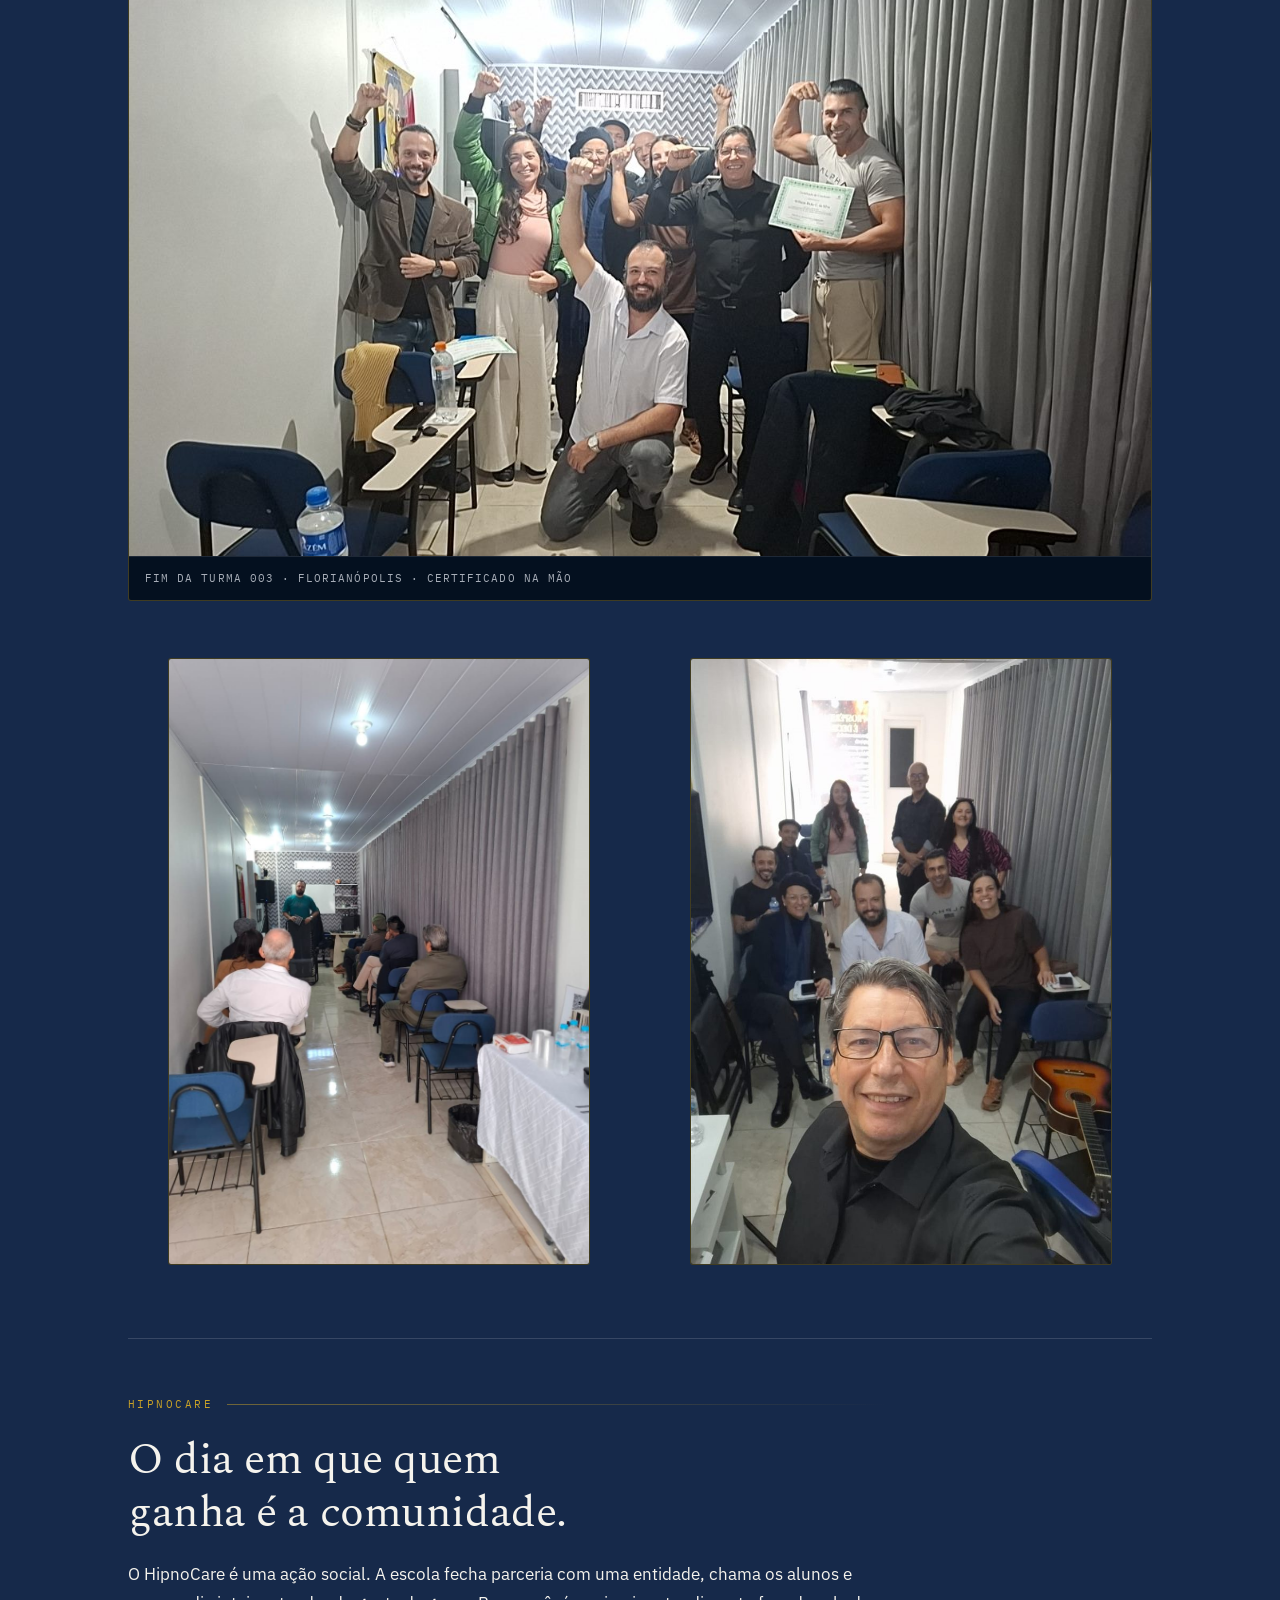
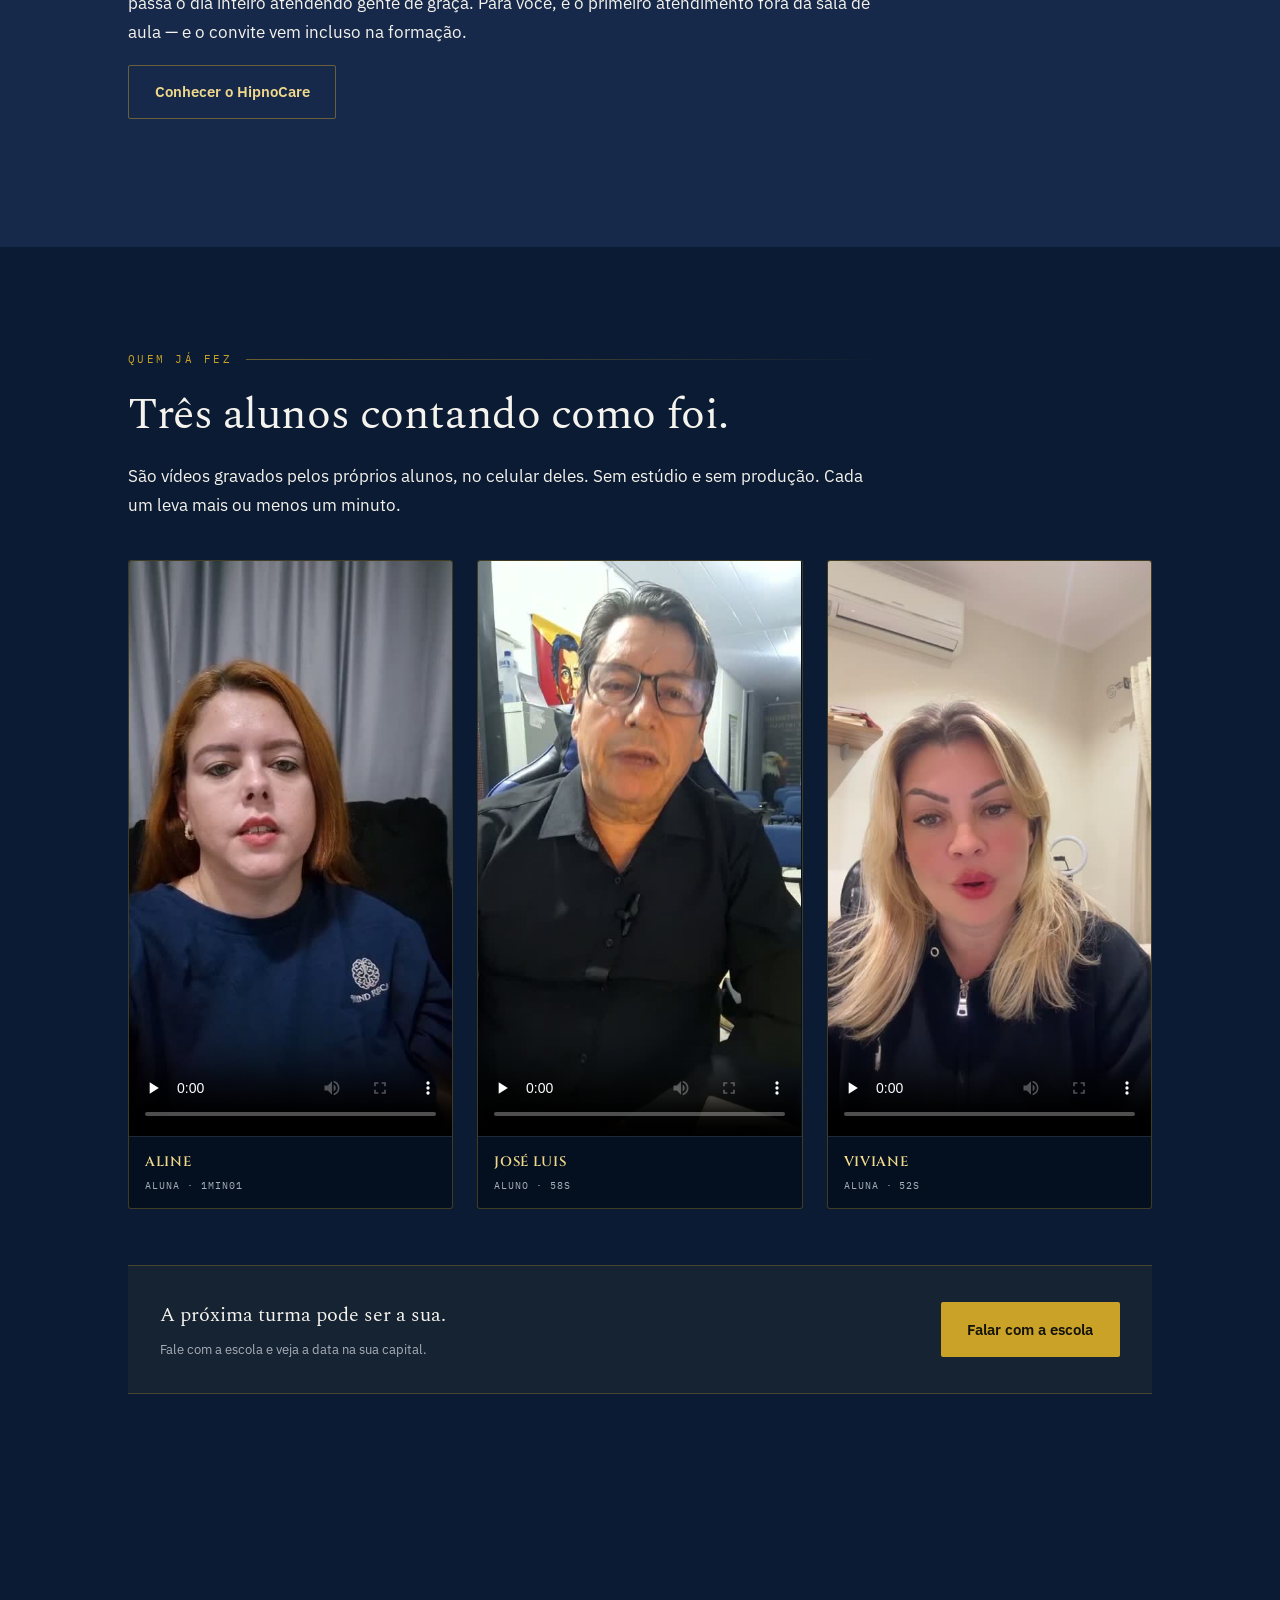
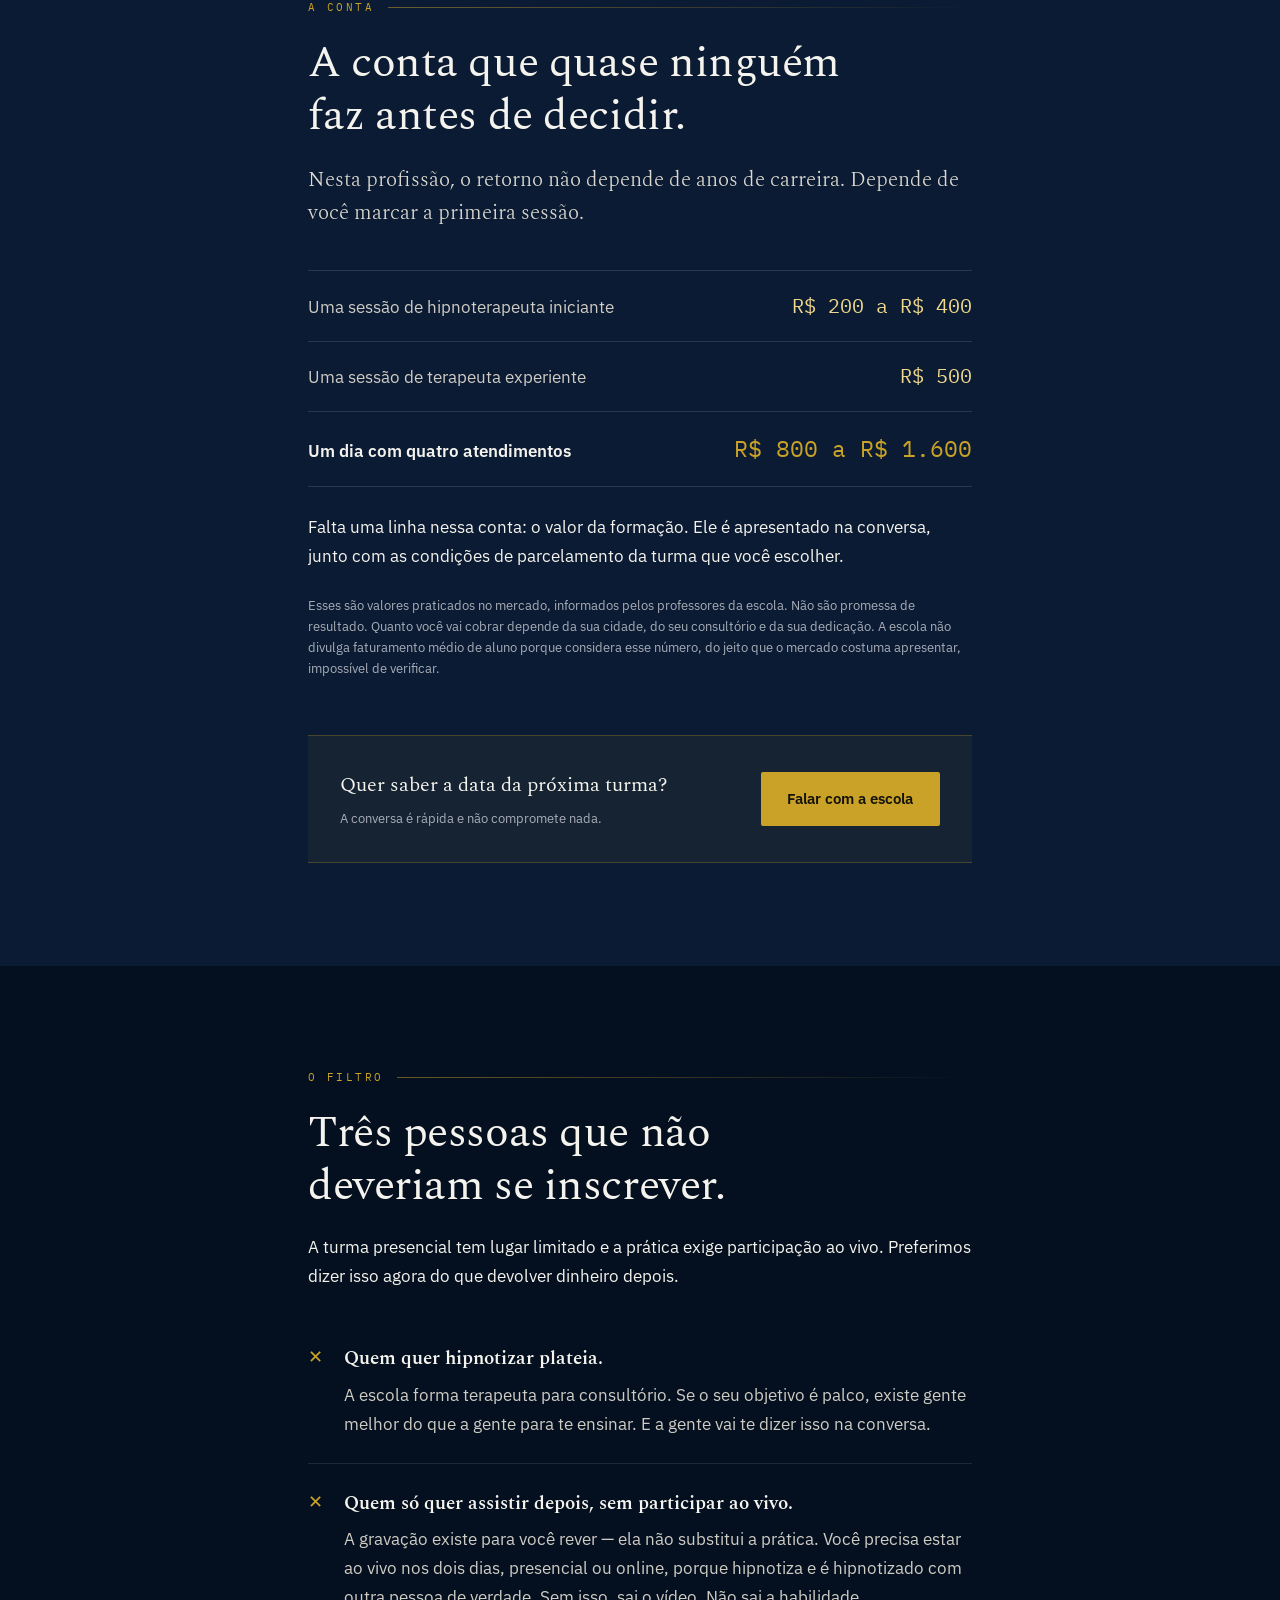
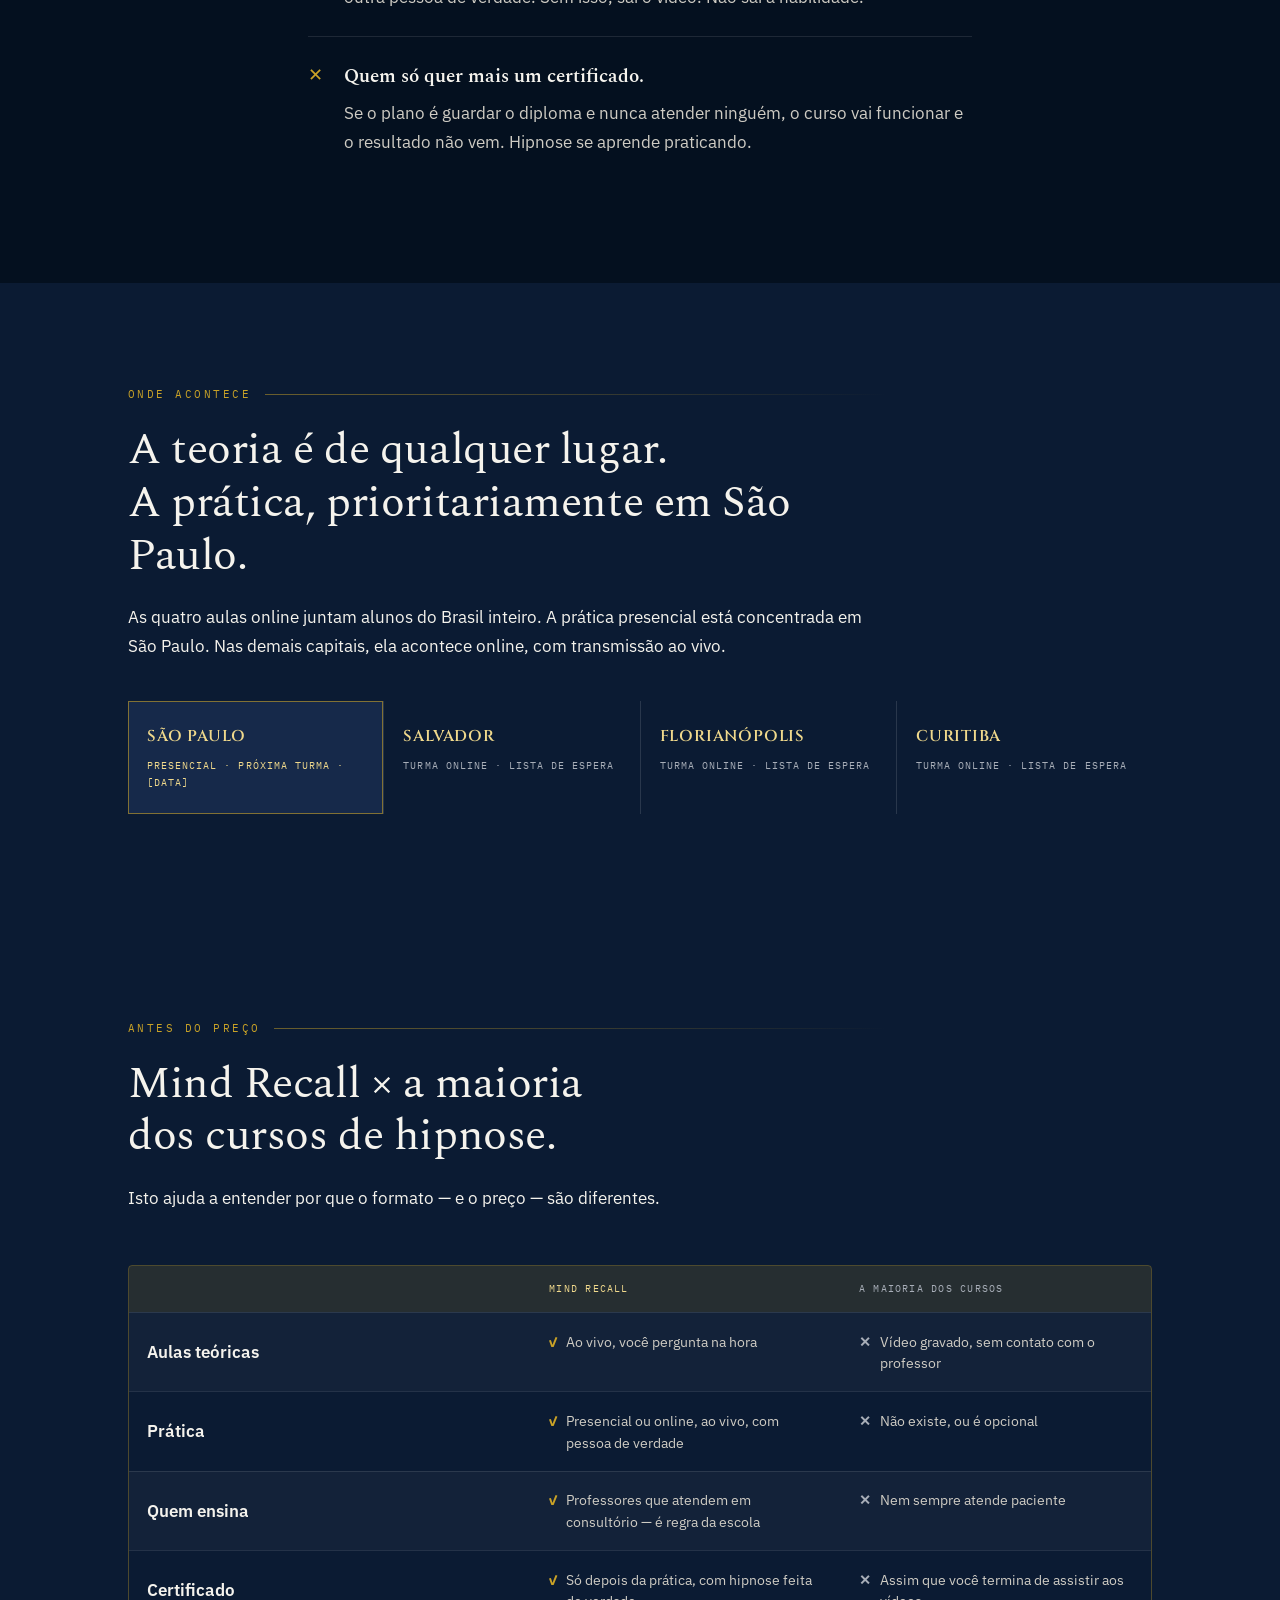
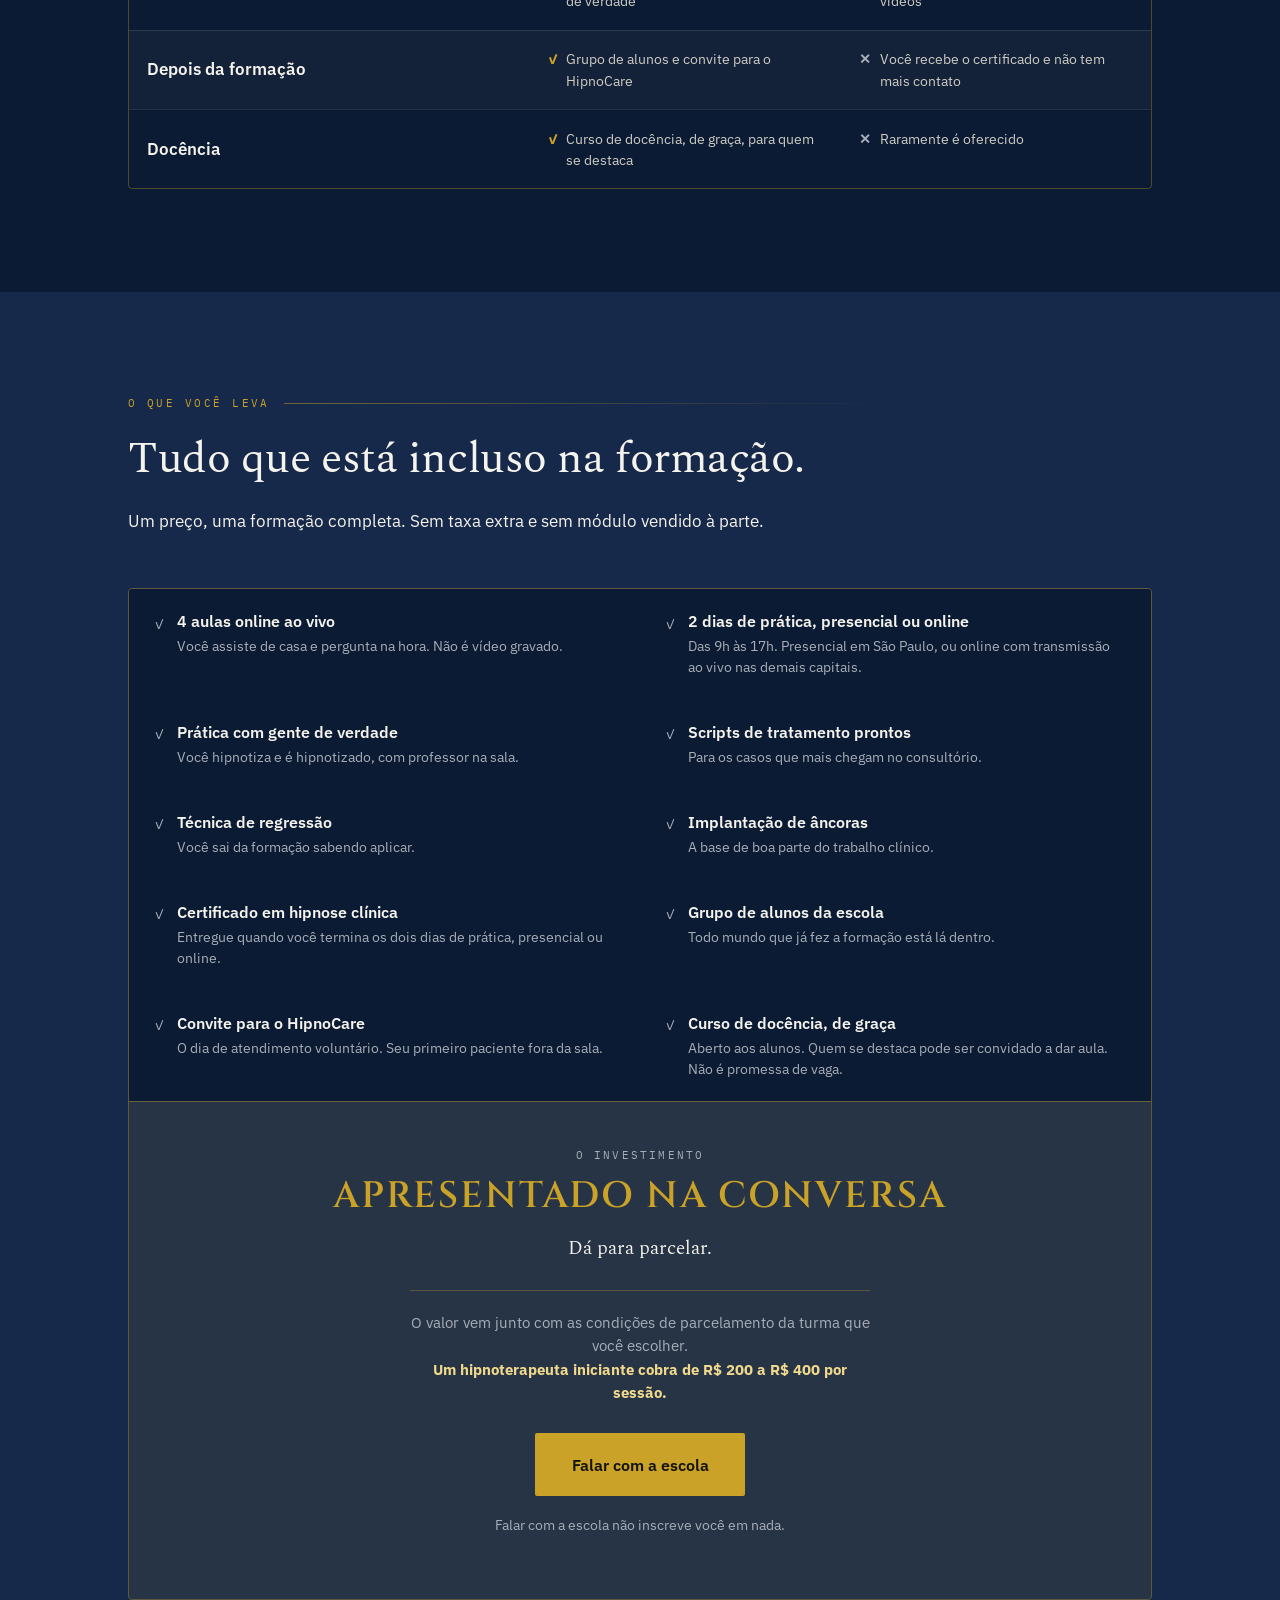
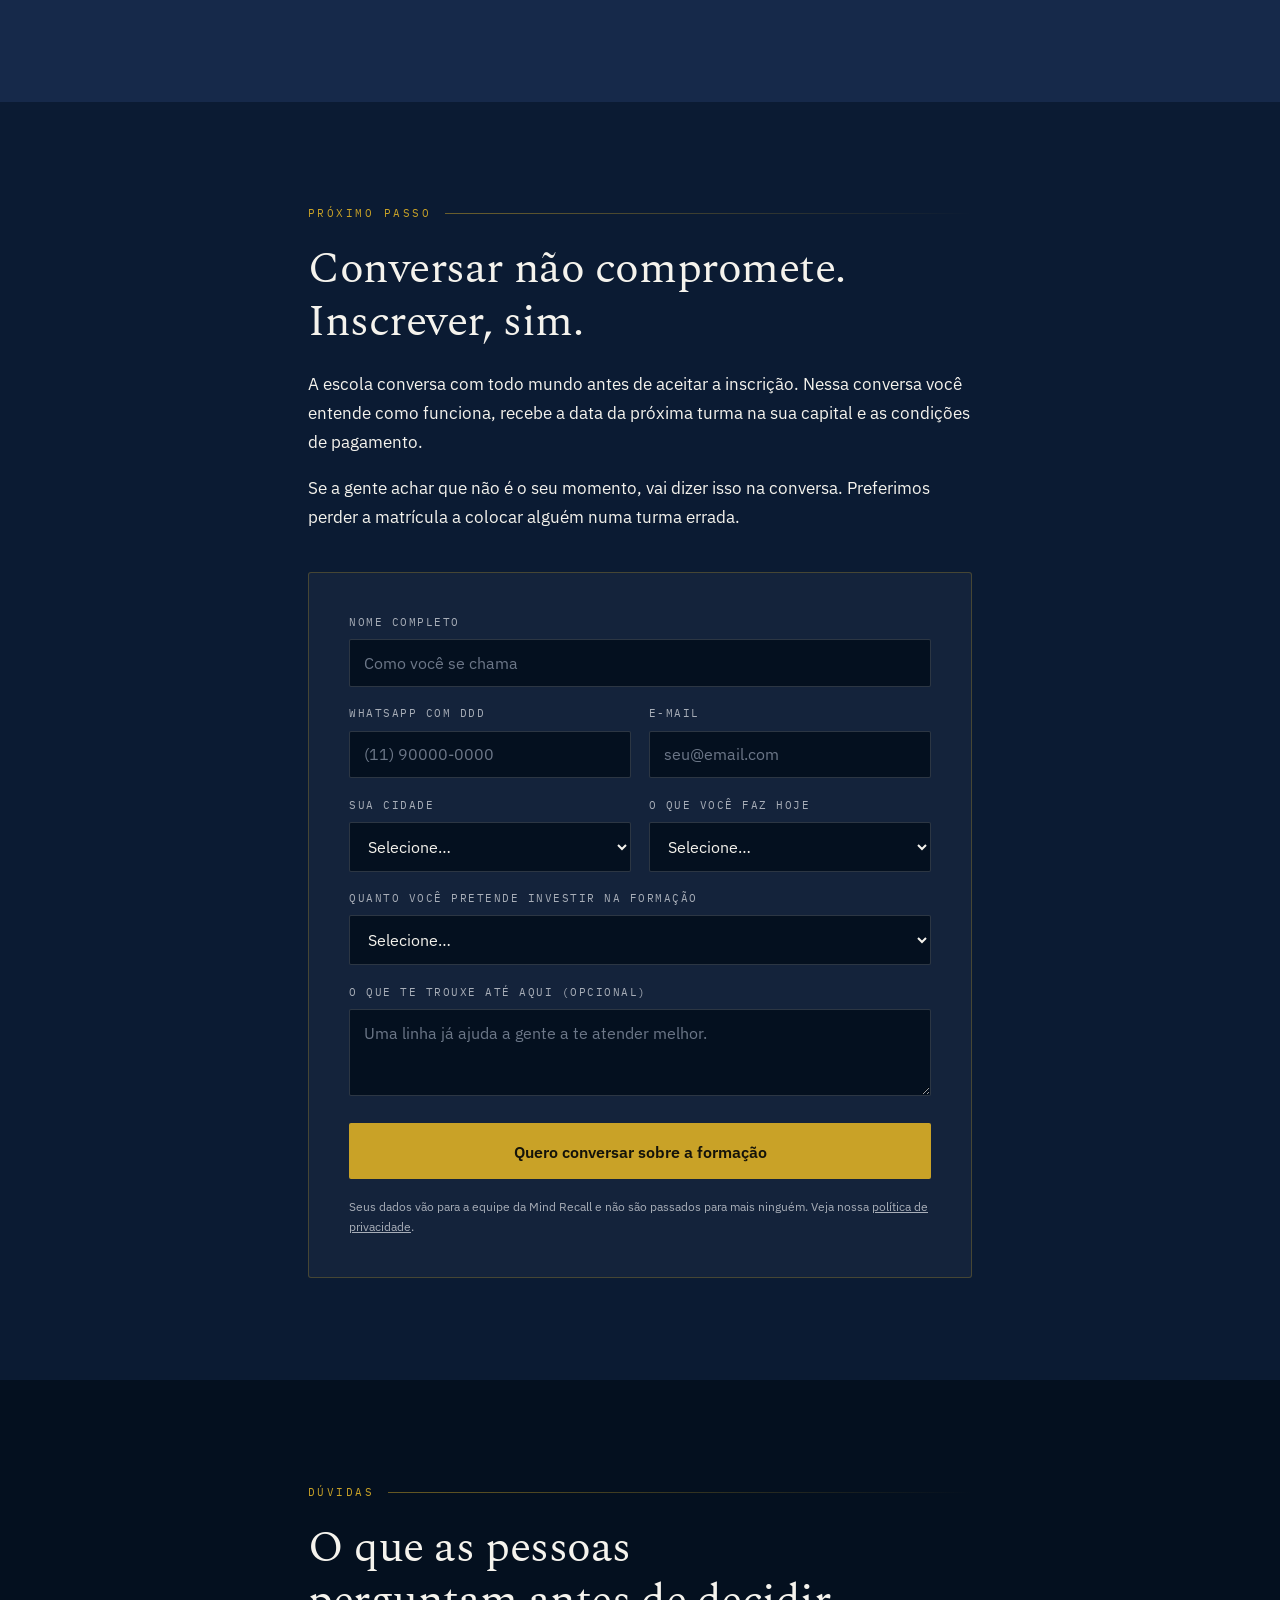
<file: formacao.html>
<!DOCTYPE html>
<html lang="pt-BR">
<head>
<meta charset="utf-8">
<meta name="viewport" content="width=device-width, initial-scale=1">
<title>A Formação — Mind Recall | Hipnose Clínica</title>
<meta name="description" content="Aprenda a tratar medo, dor e ansiedade com hipnose. Quatro aulas online ao vivo e dois dias de prática, presencial em São Paulo ou online ao vivo nas demais capitais.">
<link rel="preconnect" href="https://fonts.googleapis.com">
<link rel="preconnect" href="https://fonts.gstatic.com" crossorigin>
<link href="https://fonts.googleapis.com/css2?family=Cinzel:wght@400;600&family=Spectral:ital,wght@0,300;0,400;0,600;1,300&family=IBM+Plex+Sans:wght@400;500;600&family=IBM+Plex+Mono:wght@400;500&display=swap" rel="stylesheet">
<link rel="stylesheet" href="css/style.css">

<!-- Meta Pixel Code -->
<!-- PENDENTE (interno): substituir PIXEL_ID_PENDENTE pelo ID real, a confirmar com o Rodrigo (tráfego pago). -->
<script>
!function(f,b,e,v,n,t,s)
{if(f.fbq)return;n=f.fbq=function(){n.callMethod?
n.callMethod.apply(n,arguments):n.queue.push(arguments)};
if(!f._fbq)f._fbq=n;n.push=n;n.loaded=!0;n.version='2.0';
n.queue=[];t=b.createElement(e);t.async=!0;
t.src=v;s=b.getElementsByTagName(e)[0];
s.parentNode.insertBefore(t,s)}(window, document,'script',
'https://connect.facebook.net/en_US/fbevents.js');
fbq('init', 'PIXEL_ID_PENDENTE');
fbq('track', 'PageView');
</script>
<noscript><img height="1" width="1" style="display:none"
src="https://www.facebook.com/tr?id=PIXEL_ID_PENDENTE&ev=PageView&noscript=1"
/></noscript>
<!-- End Meta Pixel Code -->
</head>
<body>

<nav class="nav">
  <div class="nav-in">
    <a class="wordmark" href="index.html">
      <b>MIND RECALL</b>
      <span>Método, ciência e transformação</span>
    </a>

    <ul class="nav-links">
      <li><a href="index.html">Home</a></li>
      <li><a href="formacao.html" aria-current="page">A Formação</a></li>
      <li><a href="hipnocare.html">HipnoCare</a></li>
      <li><a href="palestras.html">Palestras</a></li>
      <li><a href="contato.html">Contato</a></li>
    </ul>

    <div class="nav-ctas">
      <a class="btn btn-ghost btn-sm" href="webinario.html">Webinário gratuito</a>
      <a class="btn btn-gold btn-sm" href="#inscricao">Falar com a escola</a>
    </div>

    <details class="nav-mobile">
      <summary aria-label="Abrir menu">☰</summary>
      <div class="nav-mobile-panel">
        <a href="index.html">Home</a>
        <a href="formacao.html" aria-current="page">A Formação</a>
        <a href="hipnocare.html">HipnoCare</a>
        <a href="palestras.html">Palestras</a>
        <a href="contato.html">Contato</a>
        <a href="webinario.html">Webinário gratuito</a>
        <a class="btn btn-gold btn-sm" href="#inscricao">Falar com a escola</a>
      </div>
    </details>
  </div>
</nav>

<header class="hero" id="topo">
  <div class="wrap">
    <div class="seal" role="img" aria-label="Marca da Mind Recall"></div>
    <p class="eyebrow">Formação em hipnose clínica</p>
    <h1 class="h-display">
      <span class="line">Aprenda a tratar</span>
      <span class="line accent">medo, dor e ansiedade.</span>
    </h1>
    <p class="lead">
      Hipnose clínica é terapia. Ela trata fobia, dor crônica, ansiedade, compulsão e vícios.
      Em muitos casos, em poucas sessões. Você pode aprender a fazer isso.
    </p>

    <p class="promise">
      Ao terminar os dois dias de prática — <em>presencial ou online</em> — você já está apto
      a marcar seu primeiro atendimento.<br>
      Sem faculdade de psicologia. Sem largar o que você já faz.
    </p>

    <div class="cta-row">
      <a class="btn btn-gold btn-lg" href="#inscricao">Falar com a escola</a>
      <a class="btn btn-ghost btn-lg" href="#incluso">Ver tudo que está incluso</a>
    </div>

    <div class="factrail">
      <div><b>20</b><span>turmas formadas</span></div>
      <div><b>4</b><span>capitais</span></div>
      <div><b>6</b><span>encontros</span></div>
      <div><b>2024</b><span>primeira turma</span></div>
    </div>
  </div>
</header>

<!-- ================= PROMO WEBINÁRIO ================= -->
<!-- PENDENTE (interno): tema exato do webinário e link de destino do grupo de WhatsApp — validar
     com o Israel/Rodrigo. Cadência semanal (quinta, 19h30) conforme reunião de 21/08. -->
<div class="wrap">
  <div class="cta-band rise promo-strip">
    <p>
      Toda quinta-feira, 19h30: webinário gratuito e ao vivo sobre hipnose clínica.
      <small>Participação online, sem custo. Vagas por turma.</small>
    </p>
    <a class="btn btn-gold" href="webinario.html">Garantir minha vaga</a>
  </div>
</div>

<!-- ================= O QUE É HIPNOSE ================= -->
<section class="sec-abyss">
  <div class="wrap narrow rise">
    <p class="eyebrow">Antes de tudo</p>
    <h2 class="h-serif">Hipnose não é o que passa na TV.</h2>
    <p style="margin-top:1.5rem">
      Ninguém dorme. Ninguém perde o controle. Ninguém faz o que não quer fazer.
    </p>
    <p>
      Hipnose é atenção concentrada. É o mesmo estado de quando você lê um livro bom
      e não escuta quem te chama. Nesse estado, a mente aceita mudanças com mais facilidade.
      É por isso que a técnica funciona para medo, dor e ansiedade.
    </p>
    <p>
      O nome atrapalha um pouco. Quem batizou a técnica no século XIX achou que era sono.
      Escolheu Hypnos, o deus grego do sono. Errou — mas o nome pegou e ficou.
    </p>
    <p class="muted" style="margin-bottom:0">
      Hoje a hipnose é reconhecida pela APA, a associação americana de psicologia,
      como ferramenta clínica válida. É usada no controle de dor, em odontologia e no tratamento de fobias.
    </p>
  </div>
</section>

<!-- ================= TESE ================= -->
<section>
  <div class="wrap narrow rise">
    <p class="eyebrow">A diferença</p>
    <p class="negation">Isto não é mais um curso gravado de R$ 500 com certificado em PDF.</p>
    <h2 class="h-serif">O problema não é a hipnose.<br>É o jeito que ensinam.</h2>
    <p style="margin-top:1.5rem">
      Quase todo curso de hipnose é vídeo gravado. Você assiste em casa, recebe um certificado
      e nunca hipnotiza ninguém. O diploma fica na gaveta.
    </p>
    <p>
      Faltou a única coisa que importa no consultório: ter feito, com uma pessoa de verdade,
      com um professor olhando.
    </p>
    <p>
      Aqui é diferente. A teoria é ao vivo, e você pode perguntar na hora. A prática também é ao vivo —
      presencial, no formato recomendado, ou online com transmissão ao vivo, para quem não está
      na capital com turma presencial.
    </p>
    <p style="margin-bottom:0">
      E quem ensina, atende. É regra da escola: todo professor tem consultório ativo.
    </p>
  </div>
</section>

<!-- ================= MÉTODO ================= -->
<section class="method" id="metodo">
  <div class="wrap">
    <div class="narrow rise">
      <p class="eyebrow">Como funciona</p>
      <h2 class="h-serif">Seis encontros. Da teoria ao consultório.</h2>
      <p class="lead" style="margin-top:1.3rem">
        Quatro aulas online ao vivo, às terças e quintas. Depois, dois dias de prática — presencial
        em São Paulo ou online, ao vivo, nas demais capitais. A ordem é pensada: primeiro você
        entende, depois você faz.
      </p>
    </div>

    <div class="stages">
      <div class="stage rise">
        <div class="stage-head">
          <span class="stage-num">01</span>
          <h3 class="stage-name">A mente por dentro</h3>
          <span class="tag tag-live">Online · ao vivo</span>
        </div>
        <p>
          O que acontece no cérebro quando a atenção se concentra. É a base científica da técnica.
          É também a resposta que você vai dar toda vez que alguém perguntar se hipnose funciona mesmo.
        </p>
        <span class="stage-who">Dr. William Silvestre</span>
      </div>

      <div class="stage rise">
        <div class="stage-head">
          <span class="stage-num">02</span>
          <h3 class="stage-name">A história real</h3>
          <span class="tag tag-live">Online · ao vivo</span>
        </div>
        <p>
          De onde a hipnose veio e como ela virou tema de programa de TV.
          Você vai conhecer os usos que o Brasil ainda desconhece e a Europa trata como rotina.
        </p>
        <span class="stage-who">Israel Costa</span>
      </div>

      <div class="stage rise">
        <div class="stage-head">
          <span class="stage-num">03</span>
          <h3 class="stage-name">O que a hipnose trata</h3>
          <span class="tag tag-live">Online · ao vivo</span>
        </div>
        <p>
          Fobia, dor crônica, ansiedade, vícios e compulsão. Você vai aprender o que a técnica resolve,
          o que ela não resolve, e quando ela entra junto com outro tratamento.
        </p>
        <span class="stage-who">Dr. William Silvestre</span>
      </div>

      <div class="stage rise">
        <div class="stage-head">
          <span class="stage-num">04</span>
          <h3 class="stage-name">A engenharia da hipnose</h3>
          <span class="tag tag-live">Online · ao vivo</span>
        </div>
        <p>
          A sessão inteira, do começo ao fim: como criar confiança, como induzir,
          como aplicar as sugestões e como trazer a pessoa de volta.
        </p>
        <span class="stage-who">Israel Costa</span>
      </div>

      <div class="stage rise">
        <div class="stage-head">
          <span class="stage-num">05—06</span>
          <h3 class="stage-name">A prática de verdade</h3>
          <span class="tag">Presencial ou online · 2 dias · 9h às 17h</span>
        </div>
        <p>
          Você hipnotiza. E é hipnotizado. São dois dias de prática com âncoras, scripts de tratamento
          e regressão, com os professores e monitores acompanhando ao vivo — presencialmente em
          São Paulo ou online, com transmissão ao vivo, nas demais capitais.
          É aqui que a formação deixa de ser teoria.
        </p>
        <span class="stage-who">Israel Costa e Dr. William · presencial em São Paulo ou online</span>
      </div>
    </div>

    <div class="cta-band rise">
      <p>
        Faltam poucas etapas até o seu primeiro atendimento.
        <small>Fale com a escola e veja a data da próxima turma na sua cidade.</small>
      </p>
      <a class="btn btn-gold" href="#inscricao">Falar com a escola</a>
    </div>
  </div>
</section>

<!-- ================= QUEM ENSINA ================= -->
<section id="fundadores">
  <div class="wrap">
    <div class="narrow rise">
      <p class="eyebrow">Quem ensina</p>
      <h2 class="h-serif">Você não vai aprender com quem só dá aula.</h2>
      <p style="margin-top:1.3rem">
        Os dois fundadores da escola dão aula pessoalmente. Um traz a ciência.
        O outro traz o consultório. Juntos, eles cobrem a formação inteira.
      </p>
    </div>

    <div class="grid-2 rise">
      <article class="teacher">
        <img class="teacher-photo" src="assets/dr-william.jpg" alt="Dr. William Silvestre, fundador e presidente da Mind Recall" loading="lazy">
        <div class="teacher-body">
          <h3>Dr. William Silvestre</h3>
          <p class="teacher-role">Fundador e presidente</p>
          <p class="muted" style="margin-bottom:0">
            São 27 anos dando aula na área da saúde. Ele é quem ancora o método na fisiologia
            e na neurologia — a parte que garante que você vai atender com segurança técnica.
          </p>
          <ul class="creds">
            <li>Mestre em Bioquímica e Farmacêutico-Bioquímico</li>
            <li>Professor de Farmacologia e Fisiologia na Medicina da UNINOVE</li>
            <li>27 anos de docência universitária na área da saúde</li>
            <li>Especialista em Toxicologia e em Psicotrópicos</li>
            <li>Diretor licenciado do Departamento de Ciências da Saúde da UNINOVE</li>
            <li>Coordenador licenciado do curso de Farmácia e Bioquímica da UNINOVE</li>
            <li>Diretor licenciado do Hospital de Monte Verde (MG)</li>
          </ul>
        </div>
      </article>

      <article class="teacher">
        <img class="teacher-photo" src="assets/israel-costa.jpg" alt="Israel Costa, diretor geral e professor da Mind Recall" loading="lazy" style="object-position:48% 20%">
        <div class="teacher-body">
          <h3>Israel Costa</h3>
          <p class="teacher-role">Diretor geral e professor</p>
          <p class="muted" style="margin-bottom:0">
            Criador do método Fast Reset. Atende online a partir do Brasil e tem pacientes
            em quatro continentes. É quem ensina a parte prática: a sessão, a linguagem e a condução do caso.
          </p>
          <ul class="creds">
            <li>Criador da metodologia Fast Reset</li>
            <li>Psicanálise clínica</li>
            <li>Neurociência aplicada e PNL (Master Practitioner)</li>
            <li>Hipnose clínica, conversacional e ericksoniana</li>
            <li>Terapia Cognitivo-Comportamental (TCC)</li>
            <li>Terapia de casais e relações</li>
            <li>Atende alunos e pacientes em 4 continentes</li>
          </ul>
        </div>
      </article>
    </div>
  </div>
</section>

<!-- ================= PROVA ================= -->
<section class="sec-raised">
  <div class="wrap">
    <div class="narrow rise">
      <p class="eyebrow">A prova</p>
      <h2 class="h-serif">Vinte turmas antes da sua.</h2>
      <p style="margin-top:1.3rem">
        A escola não começou agora. Desde 2024 já foram doze turmas em São Paulo, quatro em Salvador,
        três em Florianópolis e a primeira em Curitiba.
      </p>
      <p style="margin-bottom:0">
        E a regra é não abandonar cidade. Onde a Mind Recall abre turma, ela volta.
      </p>
    </div>

    <figure class="figure rise" style="margin:2.5rem 0 0">
      <img src="assets/turma-formatura.jpg" alt="Alunos da turma 003 de Florianópolis comemorando com o certificado de conclusão" loading="lazy" style="aspect-ratio:16/9">
      <figcaption>Fim da turma 003 · Florianópolis · certificado na mão</figcaption>
    </figure>

    <div class="gallery rise">
      <figure class="figure">
        <img src="assets/aula-presencial.jpg" alt="Aula presencial da Mind Recall em andamento, com Israel Costa à frente da turma" loading="lazy" style="object-position:50% 30%">
        <figcaption>A aula presencial, por dentro</figcaption>
      </figure>
      <figure class="figure">
        <img src="assets/turma-floripa.jpg" alt="Dr. William Silvestre com os alunos da turma de Florianópolis" loading="lazy" style="object-position:50% 45%">
        <figcaption>Dr. William com a turma</figcaption>
      </figure>
    </div>

    <div class="rise" style="margin-top:clamp(2.5rem,5vw,3.5rem);border-top:1px solid rgba(255,255,255,.14);padding-top:clamp(2.5rem,5vw,3.5rem)">
      <div class="narrow">
        <p class="eyebrow">HipnoCare</p>
        <h2 class="h-serif">O dia em que quem ganha é a comunidade.</h2>
        <p style="margin-top:1.3rem">
          O HipnoCare é uma ação social. A escola fecha parceria com uma entidade, chama os alunos
          e passa o dia inteiro atendendo gente de graça. Para você, é o primeiro atendimento fora
          da sala de aula — e o convite vem incluso na formação.
        </p>
        <p style="margin-bottom:1.6rem">
          <a class="btn btn-ghost" href="hipnocare.html">Conhecer o HipnoCare</a>
        </p>
      </div>
    </div>
  </div>
</section>

<!-- ================= DEPOIMENTOS EM VÍDEO ================= -->
<section id="depoimentos">
  <div class="wrap">
    <div class="narrow rise">
      <p class="eyebrow">Quem já fez</p>
      <h2 class="h-serif">Três alunos contando como foi.</h2>
      <p style="margin-top:1.3rem">
        São vídeos gravados pelos próprios alunos, no celular deles. Sem estúdio e sem produção.
        Cada um leva mais ou menos um minuto.
      </p>
    </div>

    <div class="videos rise">
      <figure class="vcard">
        <video controls playsinline preload="none" poster="assets/videos/aline.jpg"
               aria-label="Depoimento em vídeo da aluna Aline">
          <source src="assets/videos/aline.mp4" type="video/mp4">
          Seu navegador não consegue exibir este vídeo.
        </video>
        <figcaption>
          <b>Aline</b>
          <span>Aluna · 1min01</span>
        </figcaption>
      </figure>

      <figure class="vcard">
        <video controls playsinline preload="none" poster="assets/videos/jose-luis.jpg"
               aria-label="Depoimento em vídeo do aluno José Luis">
          <source src="assets/videos/jose-luis.mp4" type="video/mp4">
          Seu navegador não consegue exibir este vídeo.
        </video>
        <figcaption>
          <b>José Luis</b>
          <span>Aluno · 58s</span>
        </figcaption>
      </figure>

      <figure class="vcard">
        <video controls playsinline preload="none" poster="assets/videos/viviane.jpg"
               aria-label="Depoimento em vídeo da aluna Viviane">
          <source src="assets/videos/viviane.mp4" type="video/mp4">
          Seu navegador não consegue exibir este vídeo.
        </video>
        <figcaption>
          <b>Viviane</b>
          <span>Aluna · 52s</span>
        </figcaption>
      </figure>
    </div>

    <div class="cta-band rise">
      <p>
        A próxima turma pode ser a sua.
        <small>Fale com a escola e veja a data na sua capital.</small>
      </p>
      <a class="btn btn-gold" href="#inscricao">Falar com a escola</a>
    </div>

    <!-- PENDENTE (interno) — confirmar com o cliente: (1) profissão e cidade de cada aluno (hoje só
         temos o primeiro nome; "Aline, dentista, Salvador" converte muito mais que "Aline").
         (2) autorização de uso de imagem dos três para peça pública. RECOMENDAÇÃO: legenda queimada
         no vídeo — tráfego de rede social assiste sem som, e sem legenda o depoimento não comunica
         nada. -->
  </div>
</section>

<!-- ================= A CONTA ================= -->
<section>
  <div class="wrap narrow rise">
    <p class="eyebrow">A conta</p>
    <h2 class="h-serif">A conta que quase ninguém faz antes de decidir.</h2>
    <p class="lead" style="margin-top:1.3rem">
      Nesta profissão, o retorno não depende de anos de carreira.
      Depende de você marcar a primeira sessão.
    </p>

    <dl class="ledger">
      <div class="ledger-row">
        <dt>Uma sessão de hipnoterapeuta iniciante</dt>
        <dd>R$ 200 a R$ 400</dd>
      </div>
      <div class="ledger-row">
        <dt>Uma sessão de terapeuta experiente</dt>
        <dd>R$ 500</dd>
      </div>
      <!-- PENDENTE (interno) — valor de referência informado pelo Israel; ele sinalizou reajuste
           em outubro/2026. Revisar este número nessa data. -->
      <div class="ledger-row total">
        <dt>Um dia com quatro atendimentos</dt>
        <dd>R$ 800 a R$ 1.600</dd>
      </div>
    </dl>

    <p style="margin-top:1.6rem">
      Falta uma linha nessa conta: o valor da formação. Ele é apresentado na conversa, junto com
      as condições de parcelamento da turma que você escolher.
    </p>

    <p class="disclaimer">
      Esses são valores praticados no mercado, informados pelos professores da escola.
      Não são promessa de resultado. Quanto você vai cobrar depende da sua cidade, do seu consultório
      e da sua dedicação. A escola não divulga faturamento médio de aluno porque considera esse número,
      do jeito que o mercado costuma apresentar, impossível de verificar.
    </p>

    <div class="cta-band">
      <p>
        Quer saber a data da próxima turma?
        <small>A conversa é rápida e não compromete nada.</small>
      </p>
      <a class="btn btn-gold" href="#inscricao">Falar com a escola</a>
    </div>
  </div>
</section>

<!-- ================= FILTRO ================= -->
<section class="sec-abyss">
  <div class="wrap narrow rise">
    <p class="eyebrow">O filtro</p>
    <h2 class="h-serif">Três pessoas que não deveriam se inscrever.</h2>
    <p style="margin-top:1.3rem;margin-bottom:1.75rem">
      A turma presencial tem lugar limitado e a prática exige participação ao vivo.
      Preferimos dizer isso agora do que devolver dinheiro depois.
    </p>

    <div class="filter-item">
      <span class="filter-x" aria-hidden="true">✕</span>
      <div>
        <h3>Quem quer hipnotizar plateia.</h3>
        <p>A escola forma terapeuta para consultório. Se o seu objetivo é palco, existe gente melhor
        do que a gente para te ensinar. E a gente vai te dizer isso na conversa.</p>
      </div>
    </div>

    <div class="filter-item">
      <span class="filter-x" aria-hidden="true">✕</span>
      <div>
        <h3>Quem só quer assistir depois, sem participar ao vivo.</h3>
        <p>A gravação existe para você rever — ela não substitui a prática. Você precisa estar ao vivo
        nos dois dias, presencial ou online, porque hipnotiza e é hipnotizado com outra pessoa de
        verdade. Sem isso, sai o vídeo. Não sai a habilidade.</p>
      </div>
    </div>

    <div class="filter-item">
      <span class="filter-x" aria-hidden="true">✕</span>
      <div>
        <h3>Quem só quer mais um certificado.</h3>
        <p>Se o plano é guardar o diploma e nunca atender ninguém, o curso vai funcionar
        e o resultado não vem. Hipnose se aprende praticando.</p>
      </div>
    </div>
  </div>
</section>

<!-- ================= CAPITAIS ================= -->
<section>
  <div class="wrap">
    <div class="narrow rise">
      <p class="eyebrow">Onde acontece</p>
      <h2 class="h-serif">A teoria é de qualquer lugar.<br>A prática, prioritariamente em São Paulo.</h2>
      <p style="margin-top:1.3rem">
        As quatro aulas online juntam alunos do Brasil inteiro.
        A prática presencial está concentrada em São Paulo. Nas demais capitais, ela acontece
        online, com transmissão ao vivo.
      </p>
    </div>
    <div class="cities rise">
      <div class="city city-featured"><b>São Paulo</b><span>Presencial · Próxima turma · [data]</span></div>
      <div class="city"><b>Salvador</b><span>Turma online · lista de espera</span></div>
      <div class="city"><b>Florianópolis</b><span>Turma online · lista de espera</span></div>
      <div class="city"><b>Curitiba</b><span>Turma online · lista de espera</span></div>
    </div>
    <!-- PENDENTE (interno) — data real da próxima turma presencial em São Paulo. Sem data
         confirmada, não usar contagem regressiva nem "últimas vagas": urgência falsa queima
         a autoridade da página. -->
  </div>
</section>

<!-- ================= COMPARATIVO ================= -->
<section id="comparativo">
  <div class="wrap">
    <div class="narrow rise">
      <p class="eyebrow">Antes do preço</p>
      <h2 class="h-serif">Mind Recall × a maioria dos cursos de hipnose.</h2>
      <p style="margin-top:1.3rem">
        Isto ajuda a entender por que o formato — e o preço — são diferentes.
      </p>
    </div>

    <div class="compare rise">
      <div class="compare-row compare-head">
        <span></span>
        <span class="compare-col-us">Mind Recall</span>
        <span>A maioria dos cursos</span>
      </div>
      <div class="compare-row">
        <span class="compare-label">Aulas teóricas</span>
        <span class="compare-cell yes"><b class="compare-tag">Mind Recall</b>Ao vivo, você pergunta na hora</span>
        <span class="compare-cell no"><b class="compare-tag">A maioria dos cursos</b>Vídeo gravado, sem contato com o professor</span>
      </div>
      <div class="compare-row">
        <span class="compare-label">Prática</span>
        <span class="compare-cell yes"><b class="compare-tag">Mind Recall</b>Presencial ou online, ao vivo, com pessoa de verdade</span>
        <span class="compare-cell no"><b class="compare-tag">A maioria dos cursos</b>Não existe, ou é opcional</span>
      </div>
      <div class="compare-row">
        <span class="compare-label">Quem ensina</span>
        <span class="compare-cell yes"><b class="compare-tag">Mind Recall</b>Professores que atendem em consultório — é regra da escola</span>
        <span class="compare-cell no"><b class="compare-tag">A maioria dos cursos</b>Nem sempre atende paciente</span>
      </div>
      <div class="compare-row">
        <span class="compare-label">Certificado</span>
        <span class="compare-cell yes"><b class="compare-tag">Mind Recall</b>Só depois da prática, com hipnose feita de verdade</span>
        <span class="compare-cell no"><b class="compare-tag">A maioria dos cursos</b>Assim que você termina de assistir aos vídeos</span>
      </div>
      <div class="compare-row">
        <span class="compare-label">Depois da formação</span>
        <span class="compare-cell yes"><b class="compare-tag">Mind Recall</b>Grupo de alunos e convite para o HipnoCare</span>
        <span class="compare-cell no"><b class="compare-tag">A maioria dos cursos</b>Você recebe o certificado e não tem mais contato</span>
      </div>
      <div class="compare-row">
        <span class="compare-label">Docência</span>
        <span class="compare-cell yes"><b class="compare-tag">Mind Recall</b>Curso de docência, de graça, para quem se destaca</span>
        <span class="compare-cell no"><b class="compare-tag">A maioria dos cursos</b>Raramente é oferecido</span>
      </div>
    </div>
  </div>
</section>

<!-- ================= TUDO QUE ESTÁ INCLUSO ================= -->
<section class="sec-raised" id="incluso">
  <div class="wrap">
    <div class="narrow rise">
      <p class="eyebrow">O que você leva</p>
      <h2 class="h-serif">Tudo que está incluso na formação.</h2>
      <p style="margin-top:1.3rem">
        Um preço, uma formação completa. Sem taxa extra e sem módulo vendido à parte.
      </p>
    </div>

    <div class="includes rise">
      <div class="inc-list">
        <div class="inc">
          <span class="inc-check" aria-hidden="true">✓</span>
          <div><b>4 aulas online ao vivo</b><span>Você assiste de casa e pergunta na hora. Não é vídeo gravado.</span></div>
        </div>
        <div class="inc">
          <span class="inc-check" aria-hidden="true">✓</span>
          <div><b>2 dias de prática, presencial ou online</b><span>Das 9h às 17h. Presencial em São Paulo, ou online com transmissão ao vivo nas demais capitais.</span></div>
        </div>
        <div class="inc">
          <span class="inc-check" aria-hidden="true">✓</span>
          <div><b>Prática com gente de verdade</b><span>Você hipnotiza e é hipnotizado, com professor na sala.</span></div>
        </div>
        <div class="inc">
          <span class="inc-check" aria-hidden="true">✓</span>
          <div><b>Scripts de tratamento prontos</b><span>Para os casos que mais chegam no consultório.</span></div>
        </div>
        <div class="inc">
          <span class="inc-check" aria-hidden="true">✓</span>
          <div><b>Técnica de regressão</b><span>Você sai da formação sabendo aplicar.</span></div>
        </div>
        <div class="inc">
          <span class="inc-check" aria-hidden="true">✓</span>
          <div><b>Implantação de âncoras</b><span>A base de boa parte do trabalho clínico.</span></div>
        </div>
        <div class="inc">
          <span class="inc-check" aria-hidden="true">✓</span>
          <div><b>Certificado em hipnose clínica</b><span>Entregue quando você termina os dois dias de prática, presencial ou online.</span></div>
        </div>
        <div class="inc">
          <span class="inc-check" aria-hidden="true">✓</span>
          <div><b>Grupo de alunos da escola</b><span>Todo mundo que já fez a formação está lá dentro.</span></div>
        </div>
        <div class="inc">
          <span class="inc-check" aria-hidden="true">✓</span>
          <div><b>Convite para o HipnoCare</b><span>O dia de atendimento voluntário. Seu primeiro paciente fora da sala.</span></div>
        </div>
        <div class="inc">
          <span class="inc-check" aria-hidden="true">✓</span>
          <div><b>Curso de docência, de graça</b><span>Aberto aos alunos. Quem se destaca pode ser convidado a dar aula. Não é promessa de vaga.</span></div>
        </div>
      </div>

      <div class="price-panel">
        <p class="price-kicker">O investimento</p>
        <div class="price-big txt">Apresentado na conversa</div>
        <p class="price-sub">Dá para parcelar.</p>
        <p class="price-math">
          O valor vem junto com as condições de parcelamento da turma que você escolher.<br>
          <strong style="color:var(--gold-light)">Um hipnoterapeuta iniciante cobra de R$ 200 a R$ 400 por sessão.</strong>
        </p>
        <a class="btn btn-gold btn-lg" href="#inscricao">Falar com a escola</a>
        <p style="margin-top:1.1rem;font-size:.86rem;color:var(--steel)">
          Falar com a escola não inscreve você em nada.
        </p>
      </div>
    </div>

    <!-- PENDENTE (interno) — confirmar com o cliente: (1) "refazer as aulas online nas turmas
         seguintes" foi descrito pelo Israel como prática ("tem aluno que refaz sempre"), mas não
         como política oficial; ficou fora da lista até virar regra. (2) condições de parcelamento
         (cartão em até 12x com juros, Pix parcelado via Cacto) — colocar o número exato de parcelas
         quando a plataforma estiver fechada. -->
  </div>
</section>

<!-- ================= FORMULÁRIO ================= -->
<section id="inscricao">
  <div class="wrap narrow rise">
    <p class="eyebrow">Próximo passo</p>
    <h2 class="h-serif">Conversar não compromete.<br>Inscrever, sim.</h2>
    <p style="margin-top:1.3rem">
      A escola conversa com todo mundo antes de aceitar a inscrição. Nessa conversa você entende
      como funciona, recebe a data da próxima turma na sua capital e as condições de pagamento.
    </p>
    <p>
      Se a gente achar que não é o seu momento, vai dizer isso na conversa. Preferimos
      perder a matrícula a colocar alguém numa turma errada.
    </p>

    <form class="form-shell" novalidate data-fbq-event="Lead"
          data-crm-webhook="https://orflia.ai/api/webhooks/formulario/5935b4d3-537b-4fa7-8924-398c54b273cd">
      <div class="field">
        <label for="nome">Nome completo</label>
        <input id="nome" name="nome" type="text" autocomplete="name" placeholder="Como você se chama" required>
      </div>

      <div class="field-row">
        <div class="field">
          <label for="whats">WhatsApp com DDD</label>
          <input id="whats" name="whatsapp" type="tel" autocomplete="tel" placeholder="(11) 90000-0000" required>
        </div>
        <div class="field">
          <label for="email">E-mail</label>
          <input id="email" name="email" type="email" autocomplete="email" placeholder="seu@email.com" required>
        </div>
      </div>

      <div class="field-row">
        <div class="field">
          <label for="capital">Sua cidade</label>
          <select id="capital" name="capital" required>
            <option value="">Selecione…</option>
            <option>São Paulo — presencial</option>
            <option>Salvador — turma online</option>
            <option>Florianópolis — turma online</option>
            <option>Curitiba — turma online</option>
            <option>Outra cidade — turma online</option>
          </select>
        </div>
        <div class="field">
          <label for="atuacao">O que você faz hoje</label>
          <select id="atuacao" name="atuacao" required>
            <option value="">Selecione…</option>
            <option>Terapeuta holístico</option>
            <option>Psicólogo ou psicanalista</option>
            <option>Profissional da saúde (dentista, enfermagem, medicina)</option>
            <option>Outra área, quero mudar de carreira</option>
            <option>Ainda não atuo com terapia</option>
          </select>
        </div>
      </div>

      <div class="field">
        <label for="investimento">Quanto você pretende investir na formação</label>
        <select id="investimento" name="investimento" required>
          <option value="">Selecione…</option>
          <option>Até R$ 1.500</option>
          <option>De R$ 1.500 a R$ 3.000</option>
          <option>De R$ 3.000 a R$ 5.000</option>
          <option>Acima de R$ 5.000</option>
          <option>Ainda não sei, quero entender antes</option>
        </select>
      </div>

      <div class="field">
        <label for="porque">O que te trouxe até aqui (opcional)</label>
        <textarea id="porque" name="porque" rows="3" placeholder="Uma linha já ajuda a gente a te atender melhor."></textarea>
      </div>

      <button class="btn btn-gold btn-lg" type="submit" style="width:100%">Quero conversar sobre a formação</button>

      <p class="form-note">
        Seus dados vão para a equipe da Mind Recall e não são passados para mais ninguém.
        Veja nossa <a href="privacidade.html">política de privacidade</a>.
      </p>
    </form>

    <!-- Formulário ligado ao CRM da Orflia (item 1.3). PENDENTE (interno): confirmar com a equipe
         que o lead está chegando certo no CRM e que a notificação para a Júlia (closer) está
         disparando, antes de subir campanha paga. -->
  </div>
</section>

<!-- ================= FAQ ================= -->
<section class="sec-abyss">
  <div class="wrap narrow rise">
    <p class="eyebrow">Dúvidas</p>
    <h2 class="h-serif">O que as pessoas perguntam antes de decidir.</h2>

    <div class="faq">
      <details>
        <summary>Preciso ser psicólogo?</summary>
        <div class="faq-body">
          <p>Não. A maior parte dos alunos da escola não tem faculdade de psicologia. São terapeutas de
          várias áreas, profissionais da saúde e gente mudando de carreira. Hipnoterapia não é profissão
          de nível universitário no Brasil. A formação começa do zero.</p>
        </div>
      </details>
      <details>
        <summary>Hipnose tem respaldo científico?</summary>
        <div class="faq-body">
          <p>Tem. A APA, a associação americana de psicologia, reconhece a hipnose como ferramenta clínica.
          Ela é usada no controle de dor, em odontologia e no tratamento de fobias. O que confunde as
          pessoas é a hipnose de palco, que é outra coisa. A primeira aula trata exatamente disso.</p>
        </div>
      </details>
      <details>
        <summary>E se eu não conseguir hipnotizar ninguém?</summary>
        <div class="faq-body">
          <p>Os dois dias de prática — presencial ou online — são para isso. Você hipnotiza e é
          hipnotizado, com os professores e monitores acompanhando ao vivo. Ninguém termina a
          formação sem ter conduzido uma sessão do começo ao fim.</p>
        </div>
      </details>
      <details>
        <summary>Em quanto tempo eu posso começar a atender?</summary>
        <div class="faq-body">
          <p>A escola não promete prazo de retorno nem faturamento, porque isso depende de cada aluno.
          O que ela garante é o seguinte: quando você termina o fim de semana de prática — presencial
          ou online — já está apto a marcar o primeiro atendimento. O que vem depois é trabalho seu.</p>
        </div>
      </details>
      <details>
        <summary>Quanto custa e como eu pago?</summary>
        <div class="faq-body">
          <p>O valor é apresentado na conversa com a escola, junto com as condições de parcelamento —
          elas mudam conforme a data da turma que você escolher.</p>
          <p>O que dá para adiantar: é um preço só. As quatro aulas online ao vivo e os dois dias de
          prática — presencial ou online — estão incluídos, e não existe módulo vendido à parte nem
          taxa de certificado.</p>
        </div>
      </details>
      <details>
        <summary>Não moro em São Paulo, Salvador, Florianópolis ou Curitiba.</summary>
        <div class="faq-body">
          <p>Sem problema. As quatro aulas teóricas já são online e recebem alunos do Brasil inteiro.
          A prática está concentrada em São Paulo — quem não está por perto faz a prática online, com
          transmissão ao vivo, e desconto de R$ 500 sobre o valor do presencial. Vale marcar a
          conversa para saber os próximos horários.</p>
        </div>
      </details>
    </div>

    <div class="cta-band">
      <p>
        Ficou alguma dúvida de fora?
        <small>Fala com a gente. A conversa é rápida e não compromete nada.</small>
      </p>
      <a class="btn btn-gold" href="#inscricao">Falar com a escola</a>
    </div>
  </div>
</section>

<footer class="foot">
  <div class="wrap foot-in">
    <div class="foot-col">
      <a class="wordmark" href="index.html">
        <b>MIND RECALL</b>
        <span>Método, ciência e transformação</span>
      </a>
      <small style="margin-top:1rem">Escola de hipnose clínica · Formação profissionalizante</small>
      <div class="foot-social">
        <a href="https://www.instagram.com/mind.recall.hipnose/" target="_blank" rel="noopener">Instagram</a>
        <a href="https://www.facebook.com/profile.php?id=61577095179022" target="_blank" rel="noopener">Facebook</a>
        <a href="https://www.linkedin.com/in/mind-recall-13340237a/" target="_blank" rel="noopener">LinkedIn</a>
      </div>
    </div>

    <div class="foot-col">
      <small class="foot-heading">Navegue</small>
      <ul class="foot-links">
        <li><a href="index.html">Home</a></li>
        <li><a href="formacao.html">A Formação</a></li>
        <li><a href="hipnocare.html">HipnoCare</a></li>
        <li><a href="palestras.html">Palestras e in company</a></li>
        <li><a href="contato.html">Contato</a></li>
      </ul>
    </div>

    <div class="foot-col">
      <small>São Paulo · Salvador · Florianópolis · Curitiba</small>
      <small style="margin-top:.4rem">CNPJ 51.995.392/0001-07<br>Mind Recall Hipnose Clínica - ME</small>
      <small style="margin-top:.4rem"><a href="privacidade.html">Política de privacidade</a></small>
      <small style="margin-top:.4rem">© 2026 Mind Recall. Todos os direitos reservados.</small>
    </div>
  </div>
</footer>

<script src="js/script.js"></script>

</body>
</html>
</file>
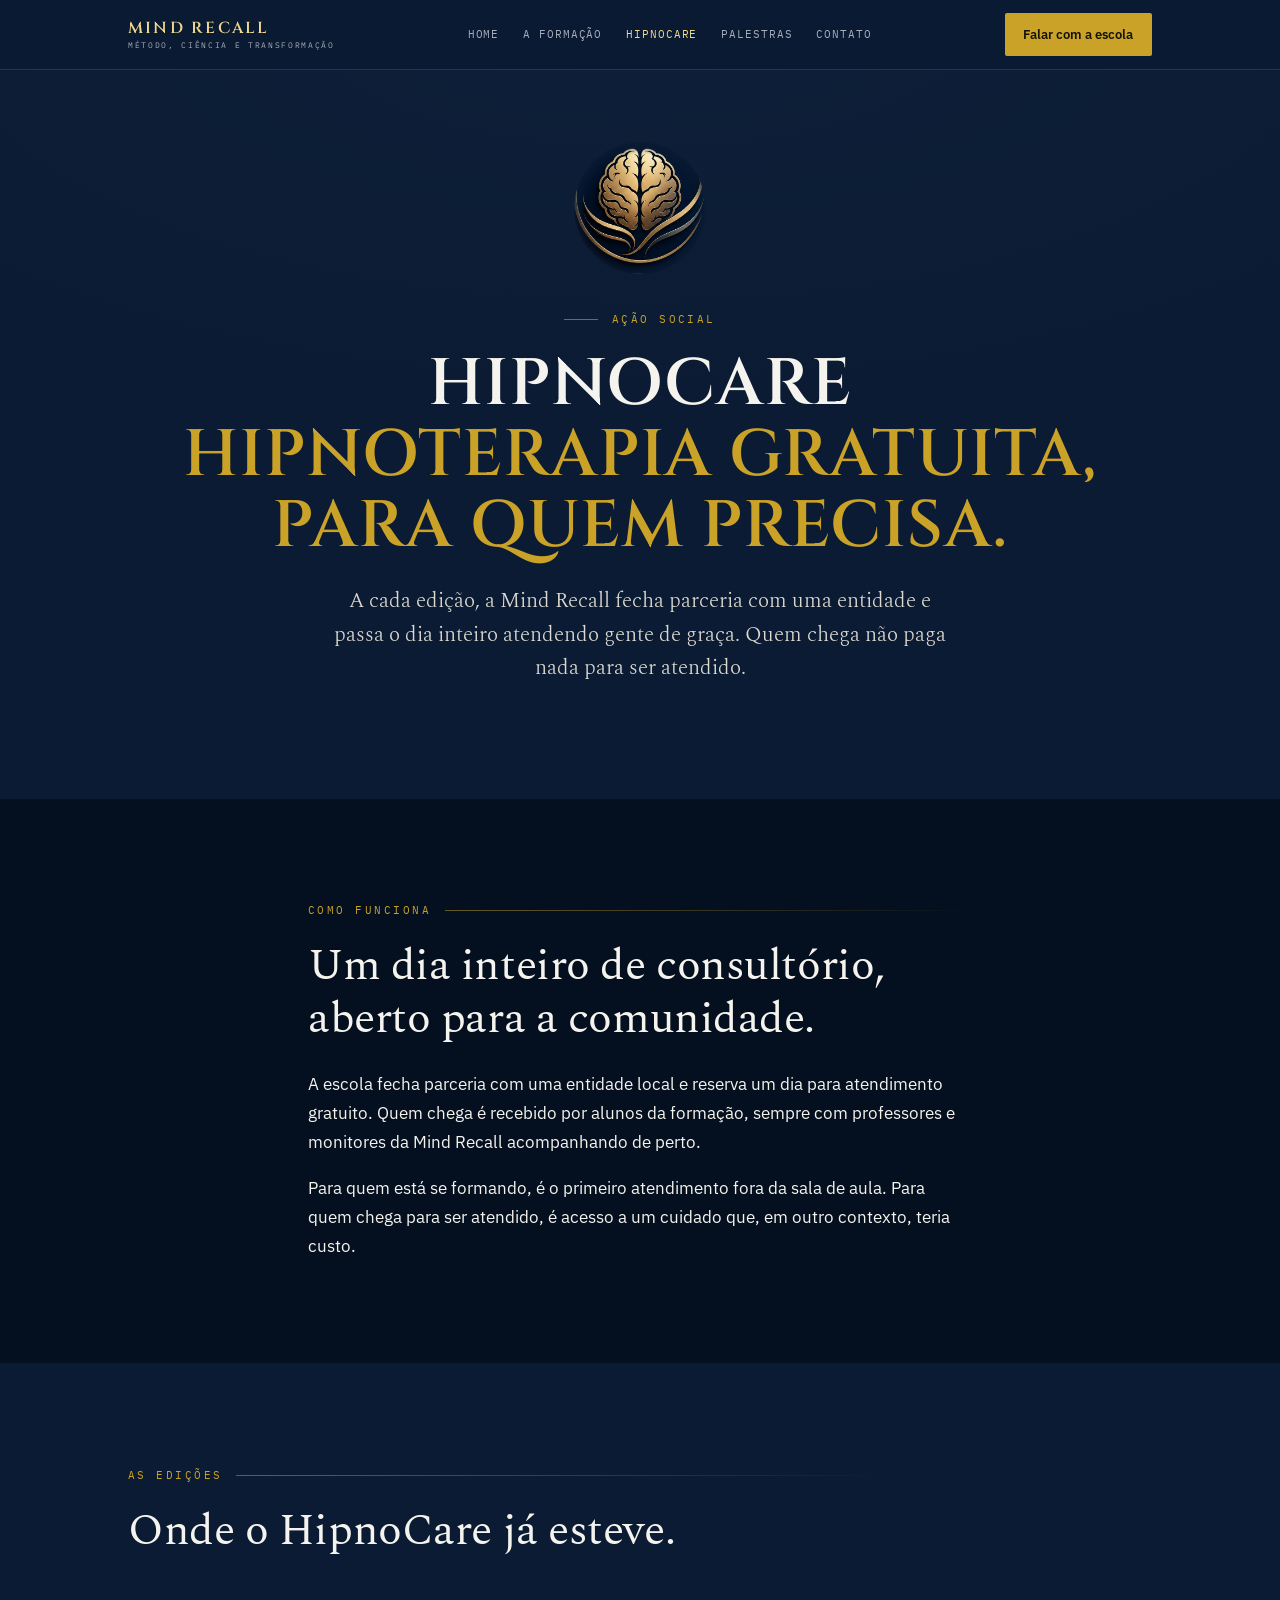
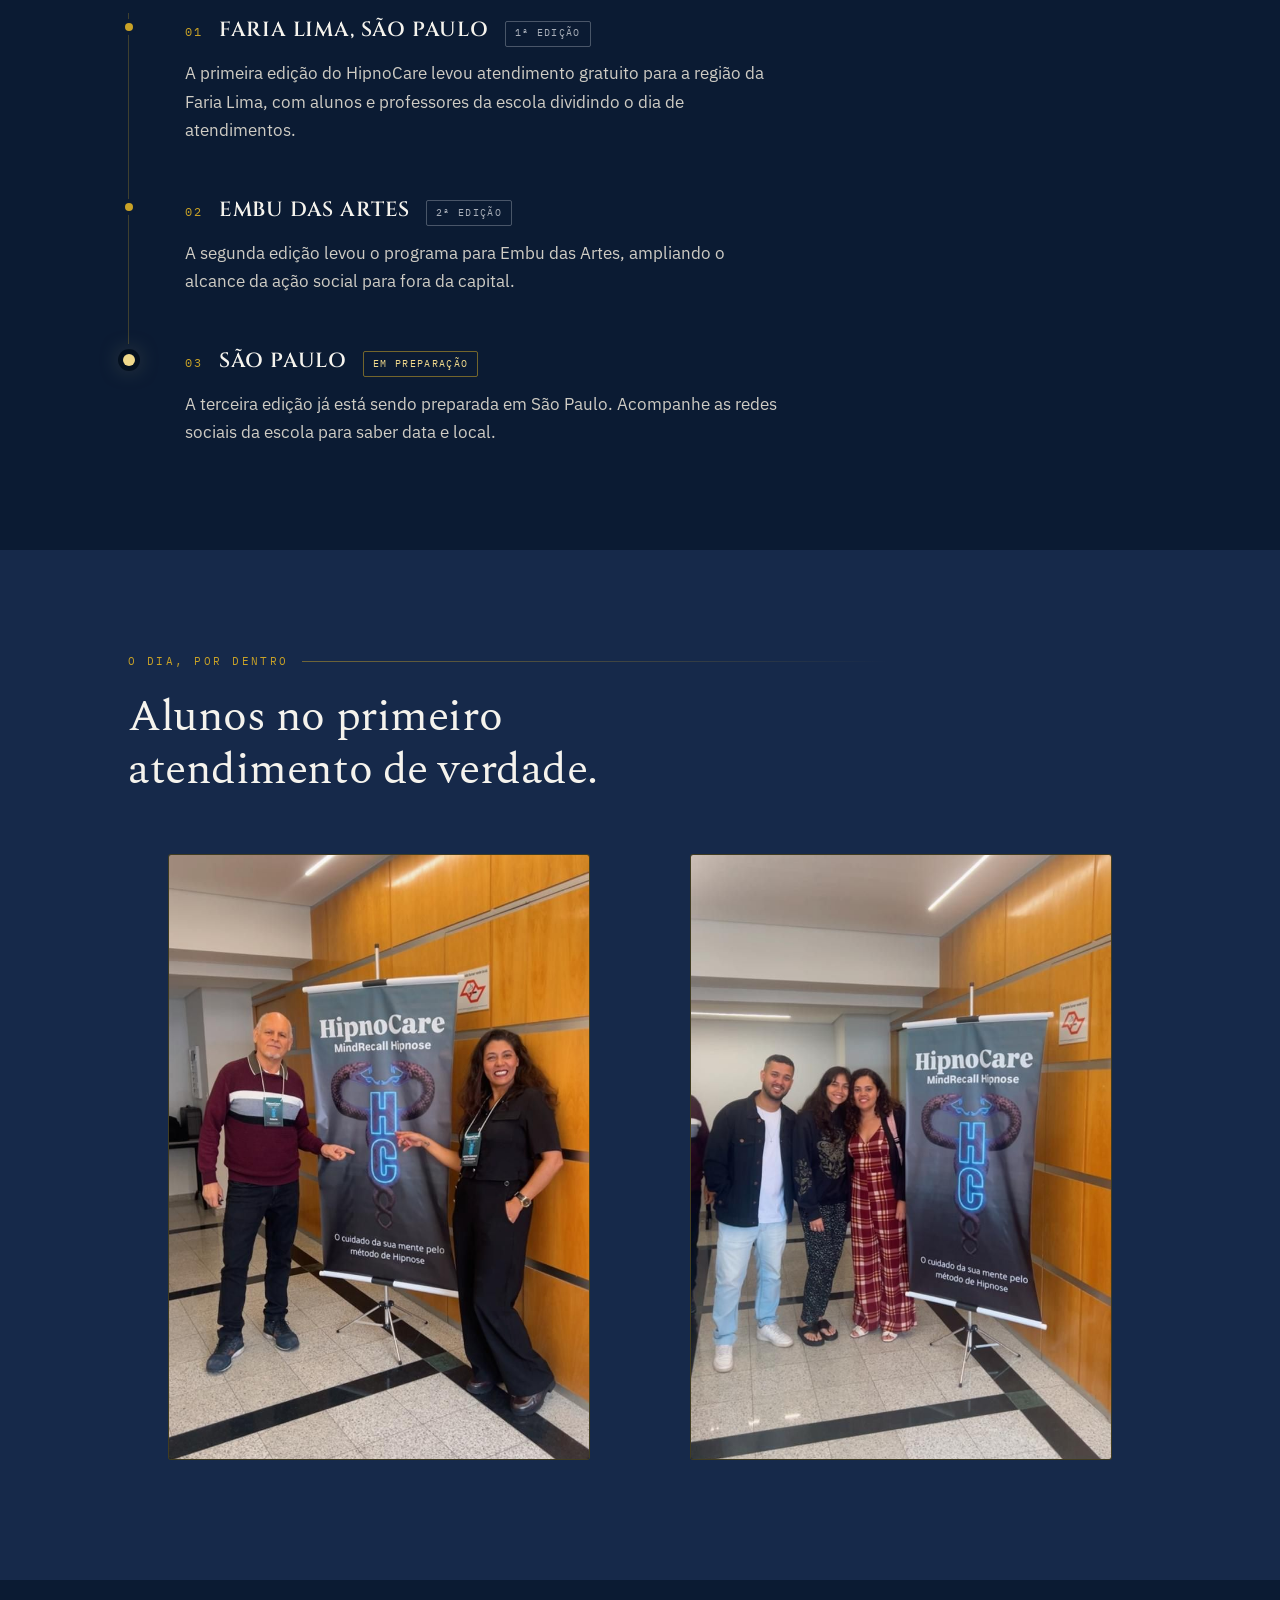
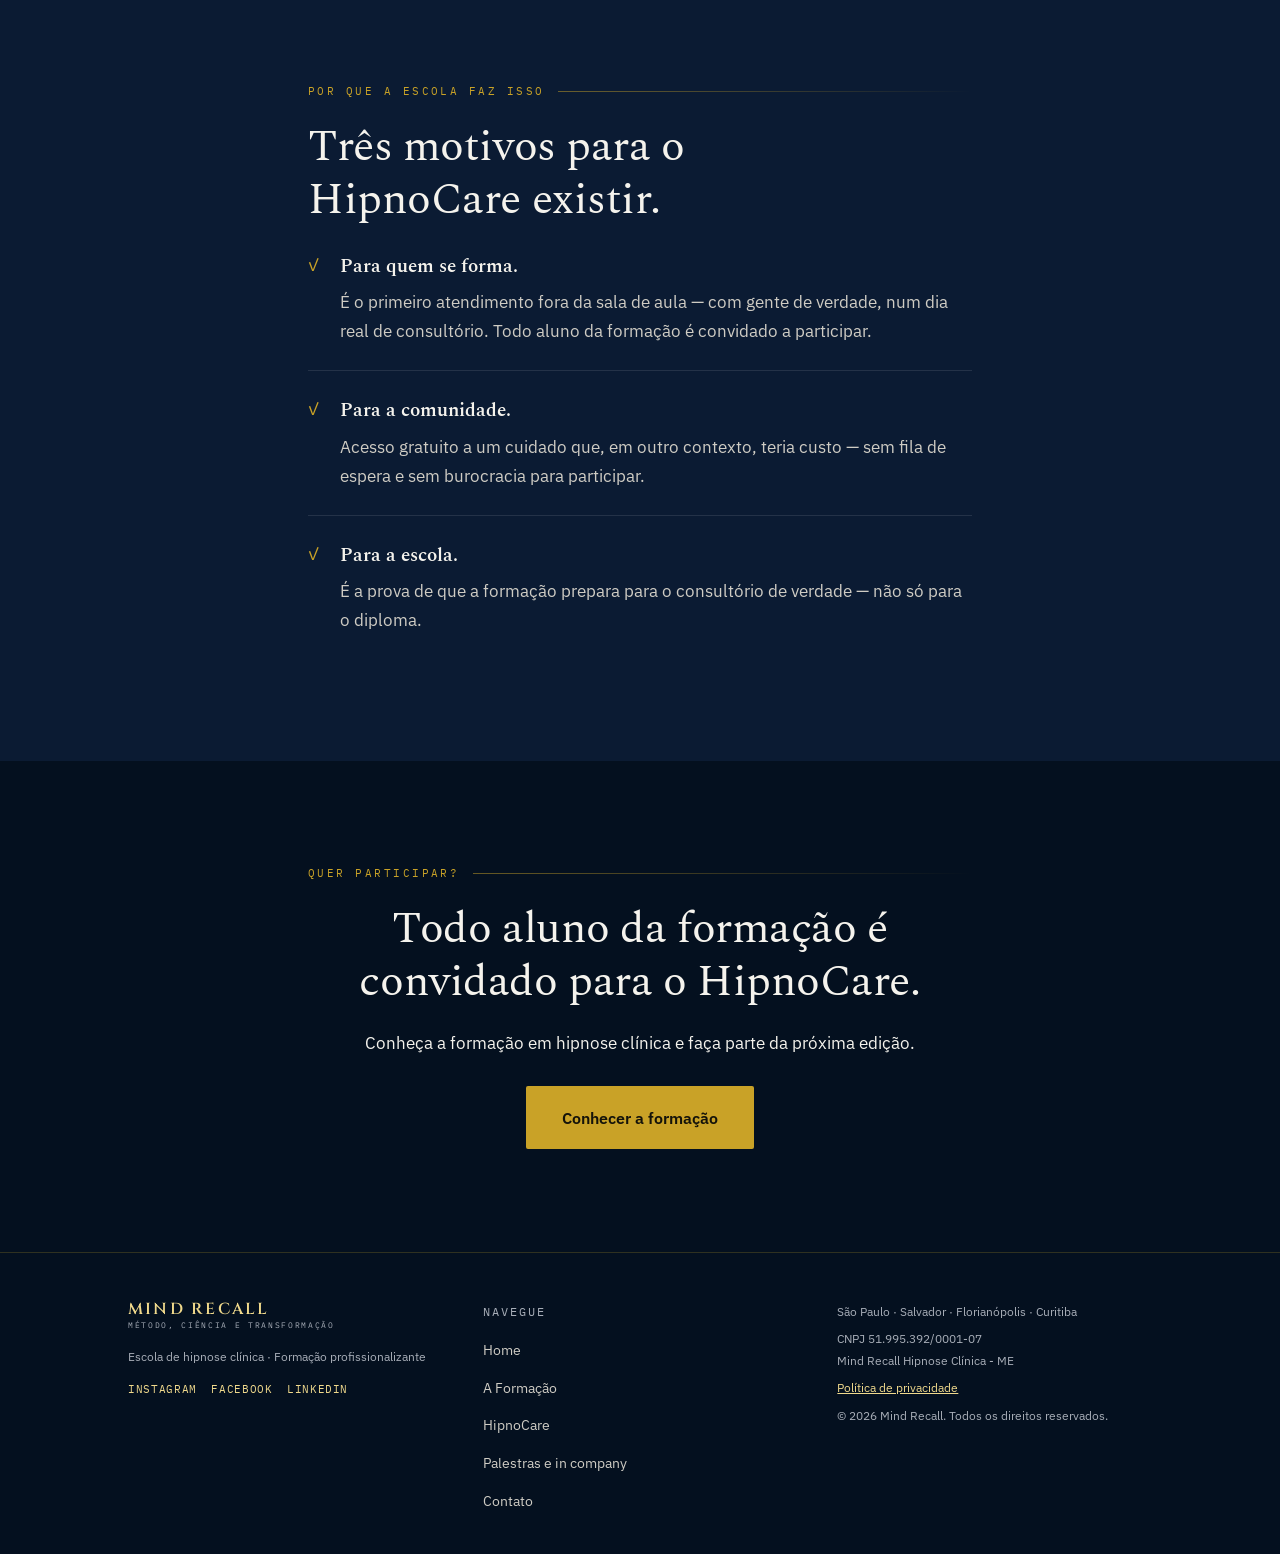
<file: hipnocare.html>
<!DOCTYPE html>
<html lang="pt-BR">
<head>
<meta charset="utf-8">
<meta name="viewport" content="width=device-width, initial-scale=1">
<title>HipnoCare — Mind Recall</title>
<meta name="description" content="HipnoCare é a ação social da Mind Recall: um dia inteiro de atendimento gratuito em hipnoterapia, feito por alunos e professores da escola.">
<link rel="preconnect" href="https://fonts.googleapis.com">
<link rel="preconnect" href="https://fonts.gstatic.com" crossorigin>
<link href="https://fonts.googleapis.com/css2?family=Cinzel:wght@400;600&family=Spectral:ital,wght@0,300;0,400;0,600;1,300&family=IBM+Plex+Sans:wght@400;500;600&family=IBM+Plex+Mono:wght@400;500&display=swap" rel="stylesheet">
<link rel="stylesheet" href="css/style.css">

<!-- Meta Pixel Code -->
<!-- PENDENTE (interno): substituir PIXEL_ID_PENDENTE pelo ID real, a confirmar com o Rodrigo (tráfego pago). -->
<script>
!function(f,b,e,v,n,t,s)
{if(f.fbq)return;n=f.fbq=function(){n.callMethod?
n.callMethod.apply(n,arguments):n.queue.push(arguments)};
if(!f._fbq)f._fbq=n;n.push=n;n.loaded=!0;n.version='2.0';
n.queue=[];t=b.createElement(e);t.async=!0;
t.src=v;s=b.getElementsByTagName(e)[0];
s.parentNode.insertBefore(t,s)}(window, document,'script',
'https://connect.facebook.net/en_US/fbevents.js');
fbq('init', 'PIXEL_ID_PENDENTE');
fbq('track', 'PageView');
</script>
<noscript><img height="1" width="1" style="display:none"
src="https://www.facebook.com/tr?id=PIXEL_ID_PENDENTE&ev=PageView&noscript=1"
/></noscript>
<!-- End Meta Pixel Code -->
</head>
<body>

<nav class="nav">
  <div class="nav-in">
    <a class="wordmark" href="index.html">
      <b>MIND RECALL</b>
      <span>Método, ciência e transformação</span>
    </a>

    <ul class="nav-links">
      <li><a href="index.html">Home</a></li>
      <li><a href="formacao.html">A Formação</a></li>
      <li><a href="hipnocare.html" aria-current="page">HipnoCare</a></li>
      <li><a href="palestras.html">Palestras</a></li>
      <li><a href="contato.html">Contato</a></li>
    </ul>

    <div class="nav-ctas">
      <a class="btn btn-gold btn-sm" href="formacao.html#inscricao">Falar com a escola</a>
    </div>

    <details class="nav-mobile">
      <summary aria-label="Abrir menu">☰</summary>
      <div class="nav-mobile-panel">
        <a href="index.html">Home</a>
        <a href="formacao.html">A Formação</a>
        <a href="hipnocare.html" aria-current="page">HipnoCare</a>
        <a href="palestras.html">Palestras</a>
        <a href="contato.html">Contato</a>
        <a class="btn btn-gold btn-sm" href="formacao.html#inscricao">Falar com a escola</a>
      </div>
    </details>
  </div>
</nav>

<header class="hero" id="topo">
  <div class="wrap">
    <div class="seal" role="img" aria-label="Marca da Mind Recall"></div>
    <p class="eyebrow">Ação social</p>
    <h1 class="h-display">
      <span class="line">HipnoCare</span>
      <span class="line accent">hipnoterapia gratuita, para quem precisa.</span>
    </h1>
    <p class="lead">
      A cada edição, a Mind Recall fecha parceria com uma entidade e passa o dia inteiro
      atendendo gente de graça. Quem chega não paga nada para ser atendido.
    </p>
  </div>
</header>

<!-- ================= COMO FUNCIONA ================= -->
<section class="sec-abyss">
  <div class="wrap narrow rise">
    <p class="eyebrow">Como funciona</p>
    <h2 class="h-serif">Um dia inteiro de consultório, aberto para a comunidade.</h2>
    <p style="margin-top:1.5rem">
      A escola fecha parceria com uma entidade local e reserva um dia para atendimento gratuito.
      Quem chega é recebido por alunos da formação, sempre com professores e monitores da
      Mind Recall acompanhando de perto.
    </p>
    <p style="margin-bottom:0">
      Para quem está se formando, é o primeiro atendimento fora da sala de aula. Para quem chega
      para ser atendido, é acesso a um cuidado que, em outro contexto, teria custo.
    </p>
  </div>
</section>

<!-- ================= EDIÇÕES ================= -->
<section>
  <div class="wrap">
    <div class="narrow rise">
      <p class="eyebrow">As edições</p>
      <h2 class="h-serif">Onde o HipnoCare já esteve.</h2>
    </div>

    <div class="stages">
      <div class="stage rise">
        <div class="stage-head">
          <span class="stage-num">01</span>
          <h3 class="stage-name">Faria Lima, São Paulo</h3>
          <span class="tag">1ª edição</span>
        </div>
        <p>A primeira edição do HipnoCare levou atendimento gratuito para a região da Faria Lima,
        com alunos e professores da escola dividindo o dia de atendimentos.</p>
      </div>

      <div class="stage rise">
        <div class="stage-head">
          <span class="stage-num">02</span>
          <h3 class="stage-name">Embu das Artes</h3>
          <span class="tag">2ª edição</span>
        </div>
        <p>A segunda edição levou o programa para Embu das Artes, ampliando o alcance da ação
        social para fora da capital.</p>
      </div>

      <div class="stage rise">
        <div class="stage-head">
          <span class="stage-num">03</span>
          <h3 class="stage-name">São Paulo</h3>
          <span class="tag tag-live">Em preparação</span>
        </div>
        <p>A terceira edição já está sendo preparada em São Paulo. Acompanhe as redes sociais
        da escola para saber data e local.</p>
      </div>
    </div>
  </div>
</section>

<!-- ================= GALERIA ================= -->
<section class="sec-raised">
  <div class="wrap">
    <div class="narrow rise">
      <p class="eyebrow">O dia, por dentro</p>
      <h2 class="h-serif">Alunos no primeiro atendimento de verdade.</h2>
    </div>
    <div class="gallery rise">
      <figure class="figure">
        <img src="assets/hipnocare-1.jpg" alt="Voluntários da Mind Recall no dia do HipnoCare" loading="lazy">
        <figcaption>HipnoCare · 1ª edição</figcaption>
      </figure>
      <figure class="figure">
        <img src="assets/hipnocare-2.jpg" alt="Aluna voluntária no dia de atendimento gratuito do HipnoCare" loading="lazy">
        <figcaption>Alunos voluntários no dia</figcaption>
      </figure>
    </div>
  </div>
</section>

<!-- ================= POR QUE IMPORTA ================= -->
<section>
  <div class="wrap narrow rise">
    <p class="eyebrow">Por que a escola faz isso</p>
    <h2 class="h-serif">Três motivos para o HipnoCare existir.</h2>

    <div class="filter-item" style="border-bottom:1px solid rgba(255,255,255,.1)">
      <span class="filter-x" aria-hidden="true" style="color:var(--gold)">✓</span>
      <div>
        <h3>Para quem se forma.</h3>
        <p>É o primeiro atendimento fora da sala de aula — com gente de verdade, num dia real de
        consultório. Todo aluno da formação é convidado a participar.</p>
      </div>
    </div>

    <div class="filter-item" style="border-bottom:1px solid rgba(255,255,255,.1)">
      <span class="filter-x" aria-hidden="true" style="color:var(--gold)">✓</span>
      <div>
        <h3>Para a comunidade.</h3>
        <p>Acesso gratuito a um cuidado que, em outro contexto, teria custo — sem fila de espera
        e sem burocracia para participar.</p>
      </div>
    </div>

    <div class="filter-item">
      <span class="filter-x" aria-hidden="true" style="color:var(--gold)">✓</span>
      <div>
        <h3>Para a escola.</h3>
        <p>É a prova de que a formação prepara para o consultório de verdade — não só para
        o diploma.</p>
      </div>
    </div>
  </div>
</section>

<!-- ================= CTA ================= -->
<section class="sec-abyss">
  <div class="wrap narrow rise" style="text-align:center">
    <p class="eyebrow" style="justify-content:center">Quer participar?</p>
    <h2 class="h-serif">Todo aluno da formação é convidado para o HipnoCare.</h2>
    <p style="margin-top:1.3rem;margin-bottom:0">
      Conheça a formação em hipnose clínica e faça parte da próxima edição.
    </p>
    <div class="cta-row" style="justify-content:center;margin-top:1.75rem">
      <a class="btn btn-gold btn-lg" href="formacao.html">Conhecer a formação</a>
    </div>
  </div>
</section>

<footer class="foot">
  <div class="wrap foot-in">
    <div class="foot-col">
      <a class="wordmark" href="index.html">
        <b>MIND RECALL</b>
        <span>Método, ciência e transformação</span>
      </a>
      <small style="margin-top:1rem">Escola de hipnose clínica · Formação profissionalizante</small>
      <div class="foot-social">
        <a href="https://www.instagram.com/mind.recall.hipnose/" target="_blank" rel="noopener">Instagram</a>
        <a href="https://www.facebook.com/profile.php?id=61577095179022" target="_blank" rel="noopener">Facebook</a>
        <a href="https://www.linkedin.com/in/mind-recall-13340237a/" target="_blank" rel="noopener">LinkedIn</a>
      </div>
    </div>

    <div class="foot-col">
      <small class="foot-heading">Navegue</small>
      <ul class="foot-links">
        <li><a href="index.html">Home</a></li>
        <li><a href="formacao.html">A Formação</a></li>
        <li><a href="hipnocare.html">HipnoCare</a></li>
        <li><a href="palestras.html">Palestras e in company</a></li>
        <li><a href="contato.html">Contato</a></li>
      </ul>
    </div>

    <div class="foot-col">
      <small>São Paulo · Salvador · Florianópolis · Curitiba</small>
      <small style="margin-top:.4rem">CNPJ 51.995.392/0001-07<br>Mind Recall Hipnose Clínica - ME</small>
      <small style="margin-top:.4rem"><a href="privacidade.html">Política de privacidade</a></small>
      <small style="margin-top:.4rem">© 2026 Mind Recall. Todos os direitos reservados.</small>
    </div>
  </div>
</footer>

<script src="js/script.js"></script>

</body>
</html>
</file>
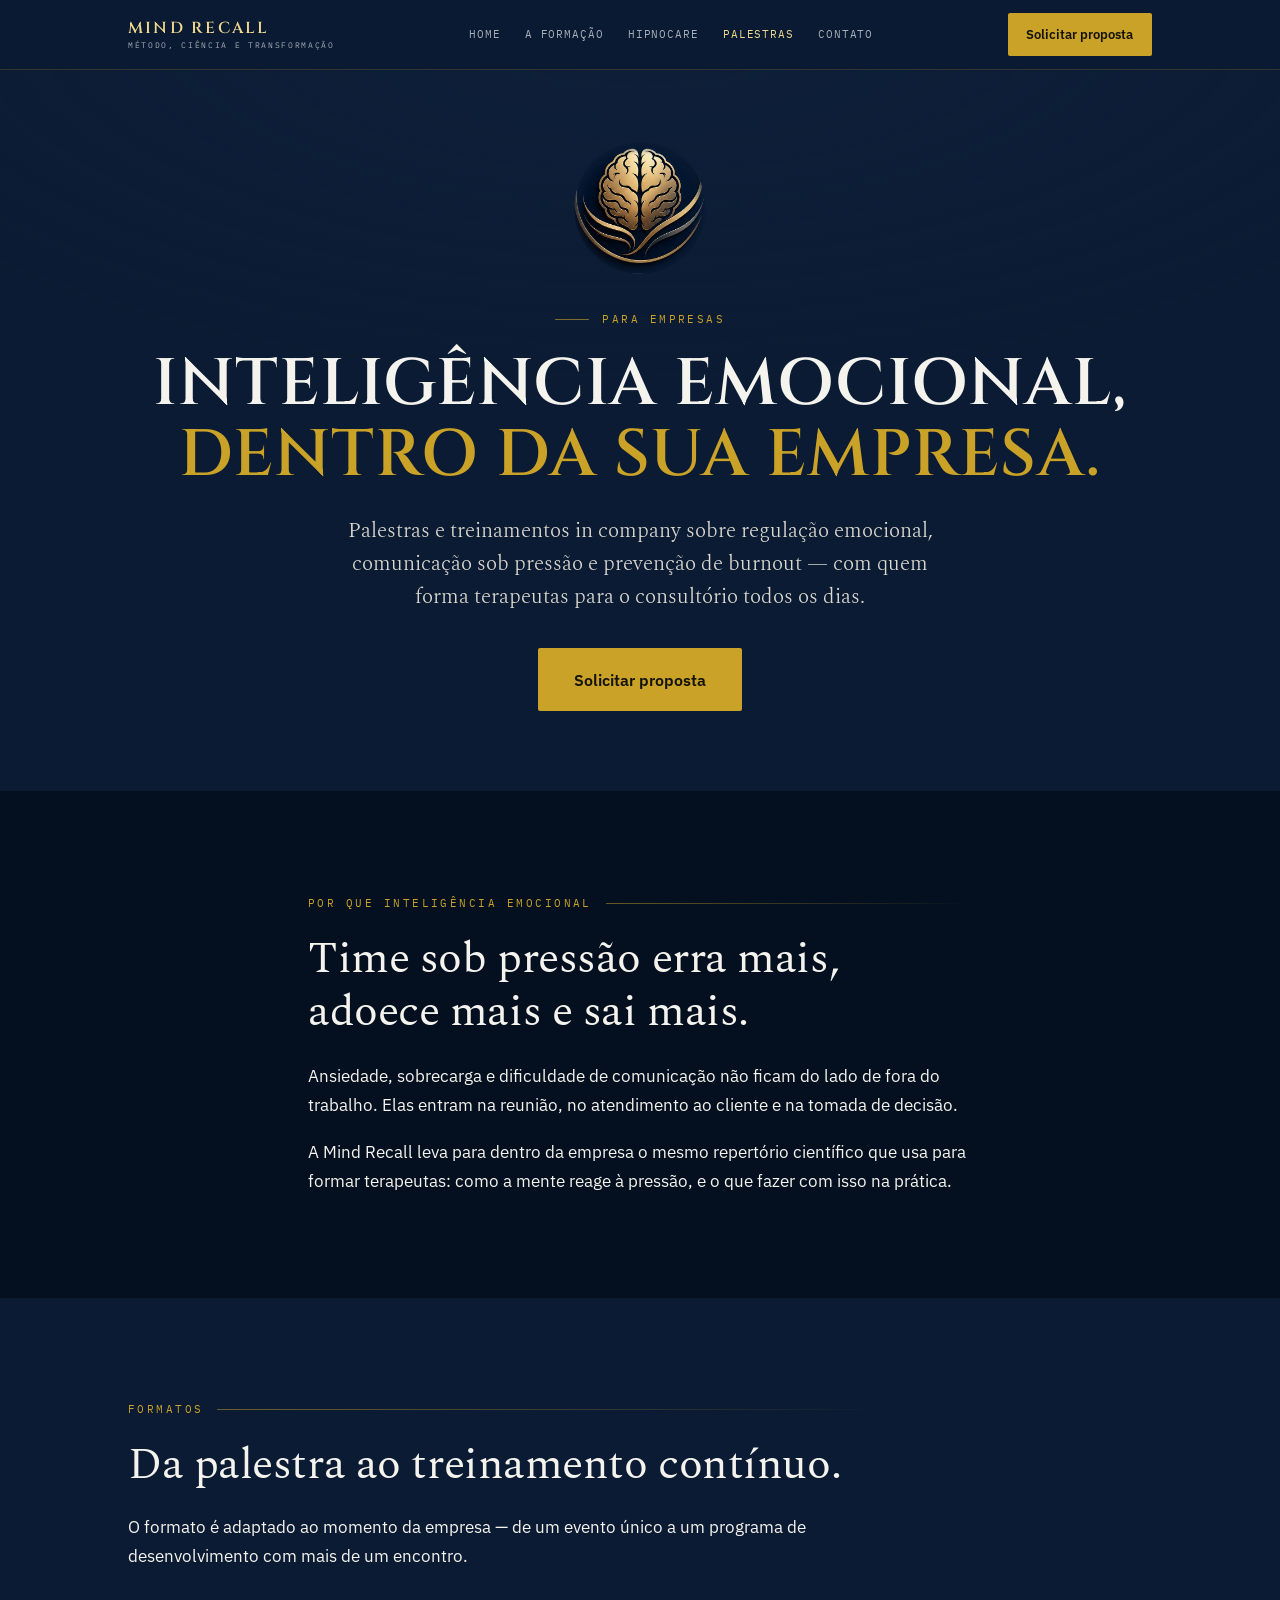
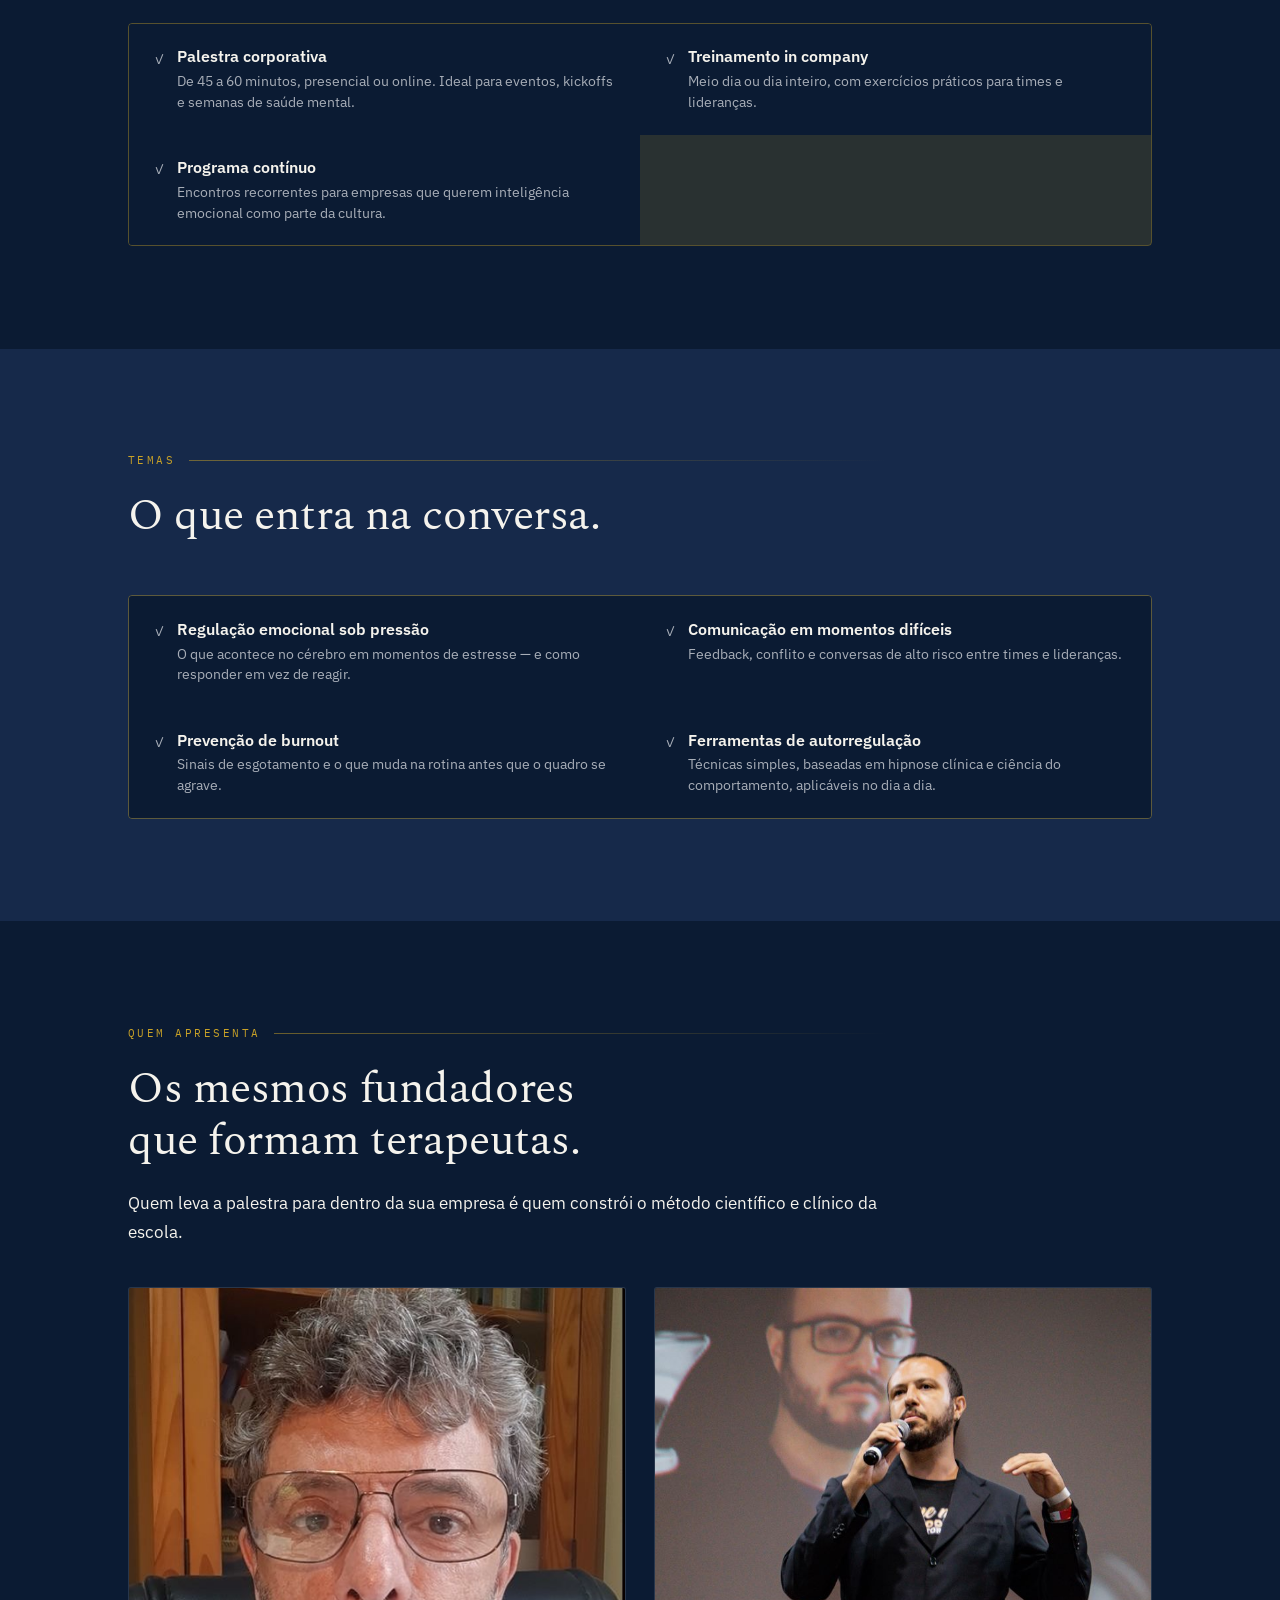
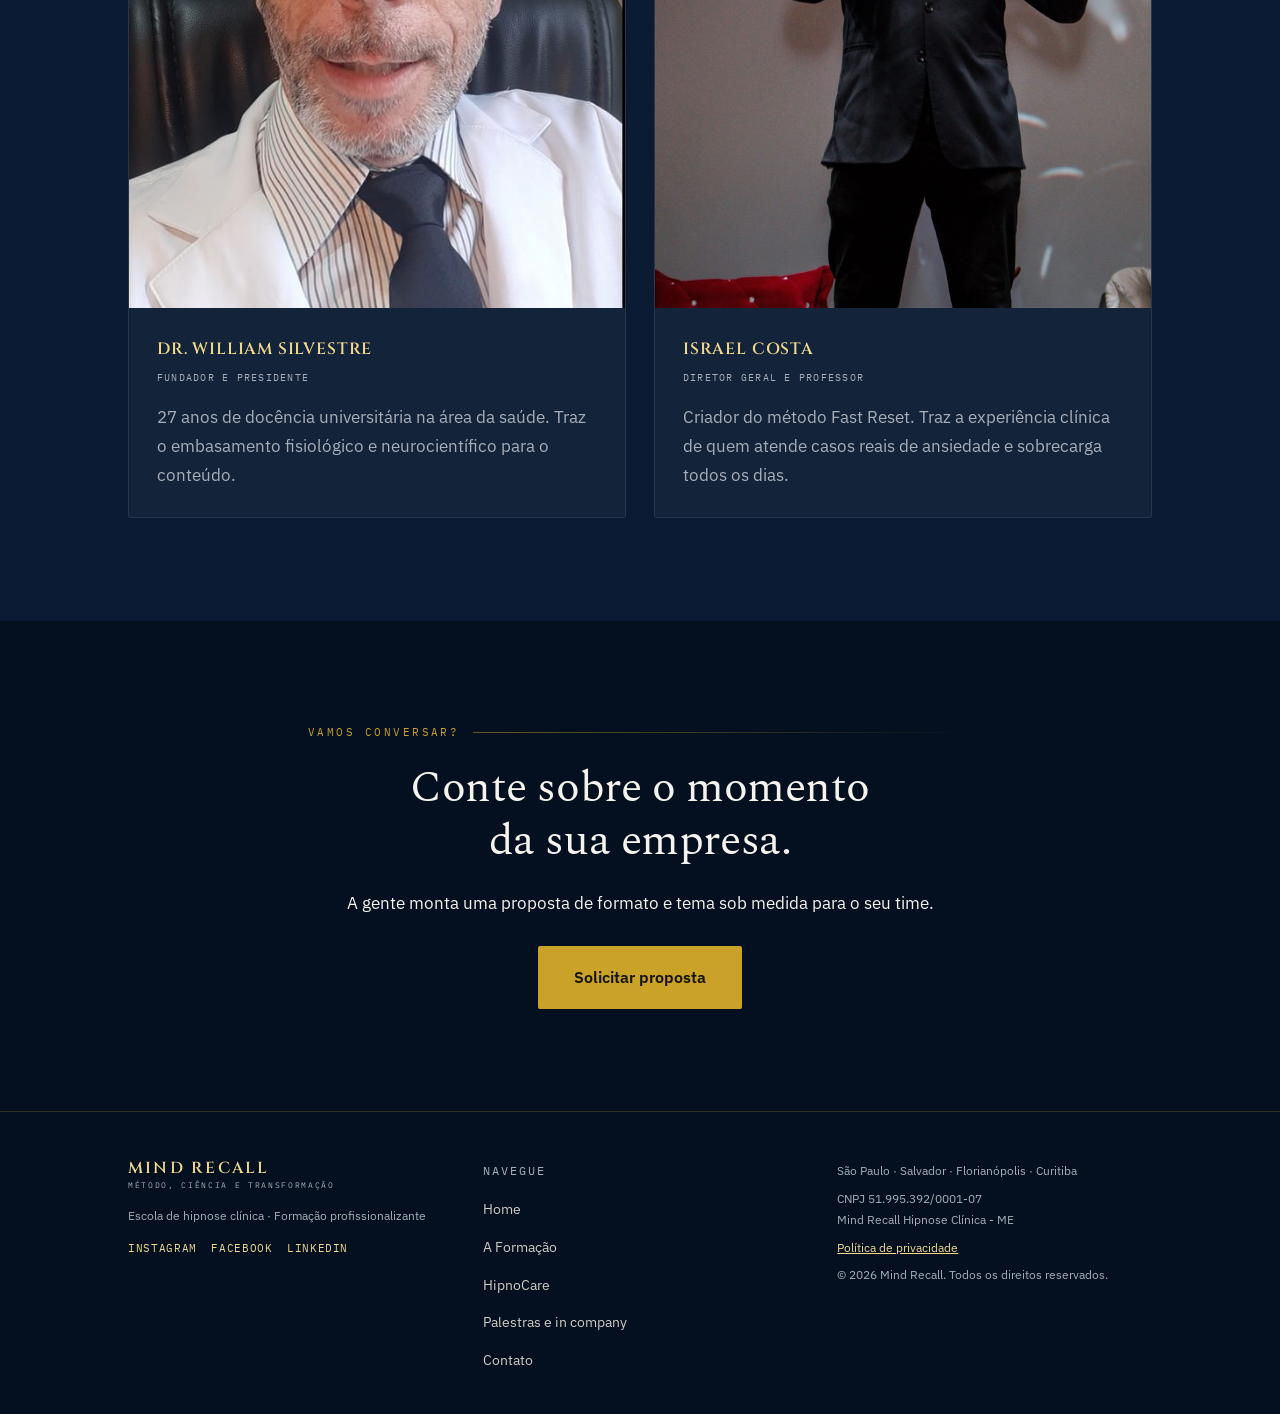
<file: palestras.html>
<!DOCTYPE html>
<html lang="pt-BR">
<head>
<meta charset="utf-8">
<meta name="viewport" content="width=device-width, initial-scale=1">
<title>Palestras e Treinamentos In Company — Mind Recall</title>
<meta name="description" content="Palestras e treinamentos in company sobre inteligência emocional para empresas, com os fundadores da Mind Recall.">
<link rel="preconnect" href="https://fonts.googleapis.com">
<link rel="preconnect" href="https://fonts.gstatic.com" crossorigin>
<link href="https://fonts.googleapis.com/css2?family=Cinzel:wght@400;600&family=Spectral:ital,wght@0,300;0,400;0,600;1,300&family=IBM+Plex+Sans:wght@400;500;600&family=IBM+Plex+Mono:wght@400;500&display=swap" rel="stylesheet">
<link rel="stylesheet" href="css/style.css">

<!-- Meta Pixel Code -->
<!-- PENDENTE (interno): substituir PIXEL_ID_PENDENTE pelo ID real, a confirmar com o Rodrigo (tráfego pago). -->
<script>
!function(f,b,e,v,n,t,s)
{if(f.fbq)return;n=f.fbq=function(){n.callMethod?
n.callMethod.apply(n,arguments):n.queue.push(arguments)};
if(!f._fbq)f._fbq=n;n.push=n;n.loaded=!0;n.version='2.0';
n.queue=[];t=b.createElement(e);t.async=!0;
t.src=v;s=b.getElementsByTagName(e)[0];
s.parentNode.insertBefore(t,s)}(window, document,'script',
'https://connect.facebook.net/en_US/fbevents.js');
fbq('init', 'PIXEL_ID_PENDENTE');
fbq('track', 'PageView');
</script>
<noscript><img height="1" width="1" style="display:none"
src="https://www.facebook.com/tr?id=PIXEL_ID_PENDENTE&ev=PageView&noscript=1"
/></noscript>
<!-- End Meta Pixel Code -->
</head>
<body>

<!-- PENDENTE (interno): página construída a partir da frente B2B apresentada em 19/08 (inteligência
     emocional para empresas). Validar com Israel/Anna Clara: cases reais, formatos e faixa de preço
     antes de usar esta página em prospecção no LinkedIn. -->

<nav class="nav">
  <div class="nav-in">
    <a class="wordmark" href="index.html">
      <b>MIND RECALL</b>
      <span>Método, ciência e transformação</span>
    </a>

    <ul class="nav-links">
      <li><a href="index.html">Home</a></li>
      <li><a href="formacao.html">A Formação</a></li>
      <li><a href="hipnocare.html">HipnoCare</a></li>
      <li><a href="palestras.html" aria-current="page">Palestras</a></li>
      <li><a href="contato.html">Contato</a></li>
    </ul>

    <div class="nav-ctas">
      <a class="btn btn-gold btn-sm" href="contato.html">Solicitar proposta</a>
    </div>

    <details class="nav-mobile">
      <summary aria-label="Abrir menu">☰</summary>
      <div class="nav-mobile-panel">
        <a href="index.html">Home</a>
        <a href="formacao.html">A Formação</a>
        <a href="hipnocare.html">HipnoCare</a>
        <a href="palestras.html" aria-current="page">Palestras</a>
        <a href="contato.html">Contato</a>
        <a class="btn btn-gold btn-sm" href="contato.html">Solicitar proposta</a>
      </div>
    </details>
  </div>
</nav>

<header class="hero" id="topo">
  <div class="wrap">
    <div class="seal" role="img" aria-label="Marca da Mind Recall"></div>
    <p class="eyebrow">Para empresas</p>
    <h1 class="h-display">
      <span class="line">Inteligência emocional,</span>
      <span class="line accent">dentro da sua empresa.</span>
    </h1>
    <p class="lead">
      Palestras e treinamentos in company sobre regulação emocional, comunicação sob pressão
      e prevenção de burnout — com quem forma terapeutas para o consultório todos os dias.
    </p>
    <div class="cta-row">
      <a class="btn btn-gold btn-lg" href="contato.html">Solicitar proposta</a>
    </div>
  </div>
</header>

<!-- ================= POR QUE ================= -->
<section class="sec-abyss">
  <div class="wrap narrow rise">
    <p class="eyebrow">Por que inteligência emocional</p>
    <h2 class="h-serif">Time sob pressão erra mais, adoece mais e sai mais.</h2>
    <p style="margin-top:1.5rem">
      Ansiedade, sobrecarga e dificuldade de comunicação não ficam do lado de fora do trabalho.
      Elas entram na reunião, no atendimento ao cliente e na tomada de decisão.
    </p>
    <p style="margin-bottom:0">
      A Mind Recall leva para dentro da empresa o mesmo repertório científico que usa para formar
      terapeutas: como a mente reage à pressão, e o que fazer com isso na prática.
    </p>
  </div>
</section>

<!-- ================= FORMATOS ================= -->
<section>
  <div class="wrap">
    <div class="narrow rise">
      <p class="eyebrow">Formatos</p>
      <h2 class="h-serif">Da palestra ao treinamento contínuo.</h2>
      <p style="margin-top:1.3rem">
        O formato é adaptado ao momento da empresa — de um evento único a um programa
        de desenvolvimento com mais de um encontro.
      </p>
    </div>

    <div class="includes rise" style="margin-top:clamp(2.5rem,5vw,3.25rem)">
      <div class="inc-list">
        <div class="inc">
          <span class="inc-check" aria-hidden="true">✓</span>
          <div><b>Palestra corporativa</b><span>De 45 a 60 minutos, presencial ou online. Ideal para eventos, kickoffs e semanas de saúde mental.</span></div>
        </div>
        <div class="inc">
          <span class="inc-check" aria-hidden="true">✓</span>
          <div><b>Treinamento in company</b><span>Meio dia ou dia inteiro, com exercícios práticos para times e lideranças.</span></div>
        </div>
        <div class="inc">
          <span class="inc-check" aria-hidden="true">✓</span>
          <div><b>Programa contínuo</b><span>Encontros recorrentes para empresas que querem inteligência emocional como parte da cultura.</span></div>
        </div>
      </div>
    </div>
  </div>
</section>

<!-- ================= TEMAS ================= -->
<section class="sec-raised">
  <div class="wrap">
    <div class="narrow rise">
      <p class="eyebrow">Temas</p>
      <h2 class="h-serif">O que entra na conversa.</h2>
    </div>

    <div class="includes rise" style="margin-top:clamp(2.5rem,5vw,3.25rem)">
      <div class="inc-list">
        <div class="inc">
          <span class="inc-check" aria-hidden="true">✓</span>
          <div><b>Regulação emocional sob pressão</b><span>O que acontece no cérebro em momentos de estresse — e como responder em vez de reagir.</span></div>
        </div>
        <div class="inc">
          <span class="inc-check" aria-hidden="true">✓</span>
          <div><b>Comunicação em momentos difíceis</b><span>Feedback, conflito e conversas de alto risco entre times e lideranças.</span></div>
        </div>
        <div class="inc">
          <span class="inc-check" aria-hidden="true">✓</span>
          <div><b>Prevenção de burnout</b><span>Sinais de esgotamento e o que muda na rotina antes que o quadro se agrave.</span></div>
        </div>
        <div class="inc">
          <span class="inc-check" aria-hidden="true">✓</span>
          <div><b>Ferramentas de autorregulação</b><span>Técnicas simples, baseadas em hipnose clínica e ciência do comportamento, aplicáveis no dia a dia.</span></div>
        </div>
      </div>
    </div>
  </div>
</section>

<!-- ================= QUEM APRESENTA ================= -->
<section>
  <div class="wrap">
    <div class="narrow rise">
      <p class="eyebrow">Quem apresenta</p>
      <h2 class="h-serif">Os mesmos fundadores que formam terapeutas.</h2>
      <p style="margin-top:1.3rem">
        Quem leva a palestra para dentro da sua empresa é quem constrói o método científico
        e clínico da escola.
      </p>
    </div>

    <div class="grid-2 rise">
      <article class="teacher">
        <img class="teacher-photo" src="assets/dr-william.jpg" alt="Dr. William Silvestre, fundador e presidente da Mind Recall" loading="lazy">
        <div class="teacher-body">
          <h3>Dr. William Silvestre</h3>
          <p class="teacher-role">Fundador e presidente</p>
          <p class="muted" style="margin-bottom:0">
            27 anos de docência universitária na área da saúde. Traz o embasamento
            fisiológico e neurocientífico para o conteúdo.
          </p>
        </div>
      </article>

      <article class="teacher">
        <img class="teacher-photo" src="assets/israel-costa.jpg" alt="Israel Costa, diretor geral e professor da Mind Recall" loading="lazy" style="object-position:48% 20%">
        <div class="teacher-body">
          <h3>Israel Costa</h3>
          <p class="teacher-role">Diretor geral e professor</p>
          <p class="muted" style="margin-bottom:0">
            Criador do método Fast Reset. Traz a experiência clínica de quem atende
            casos reais de ansiedade e sobrecarga todos os dias.
          </p>
        </div>
      </article>
    </div>
  </div>
</section>

<!-- ================= CTA ================= -->
<section class="sec-abyss">
  <div class="wrap narrow rise" style="text-align:center">
    <p class="eyebrow" style="justify-content:center">Vamos conversar?</p>
    <h2 class="h-serif">Conte sobre o momento da sua empresa.</h2>
    <p style="margin-top:1.3rem;margin-bottom:0">
      A gente monta uma proposta de formato e tema sob medida para o seu time.
    </p>
    <div class="cta-row" style="justify-content:center;margin-top:1.75rem">
      <a class="btn btn-gold btn-lg" href="contato.html">Solicitar proposta</a>
    </div>
  </div>
</section>

<footer class="foot">
  <div class="wrap foot-in">
    <div class="foot-col">
      <a class="wordmark" href="index.html">
        <b>MIND RECALL</b>
        <span>Método, ciência e transformação</span>
      </a>
      <small style="margin-top:1rem">Escola de hipnose clínica · Formação profissionalizante</small>
      <div class="foot-social">
        <a href="https://www.instagram.com/mind.recall.hipnose/" target="_blank" rel="noopener">Instagram</a>
        <a href="https://www.facebook.com/profile.php?id=61577095179022" target="_blank" rel="noopener">Facebook</a>
        <a href="https://www.linkedin.com/in/mind-recall-13340237a/" target="_blank" rel="noopener">LinkedIn</a>
      </div>
    </div>

    <div class="foot-col">
      <small class="foot-heading">Navegue</small>
      <ul class="foot-links">
        <li><a href="index.html">Home</a></li>
        <li><a href="formacao.html">A Formação</a></li>
        <li><a href="hipnocare.html">HipnoCare</a></li>
        <li><a href="palestras.html">Palestras e in company</a></li>
        <li><a href="contato.html">Contato</a></li>
      </ul>
    </div>

    <div class="foot-col">
      <small>São Paulo · Salvador · Florianópolis · Curitiba</small>
      <small style="margin-top:.4rem">CNPJ 51.995.392/0001-07<br>Mind Recall Hipnose Clínica - ME</small>
      <small style="margin-top:.4rem"><a href="privacidade.html">Política de privacidade</a></small>
      <small style="margin-top:.4rem">© 2026 Mind Recall. Todos os direitos reservados.</small>
    </div>
  </div>
</footer>

<script src="js/script.js"></script>

</body>
</html>
</file>
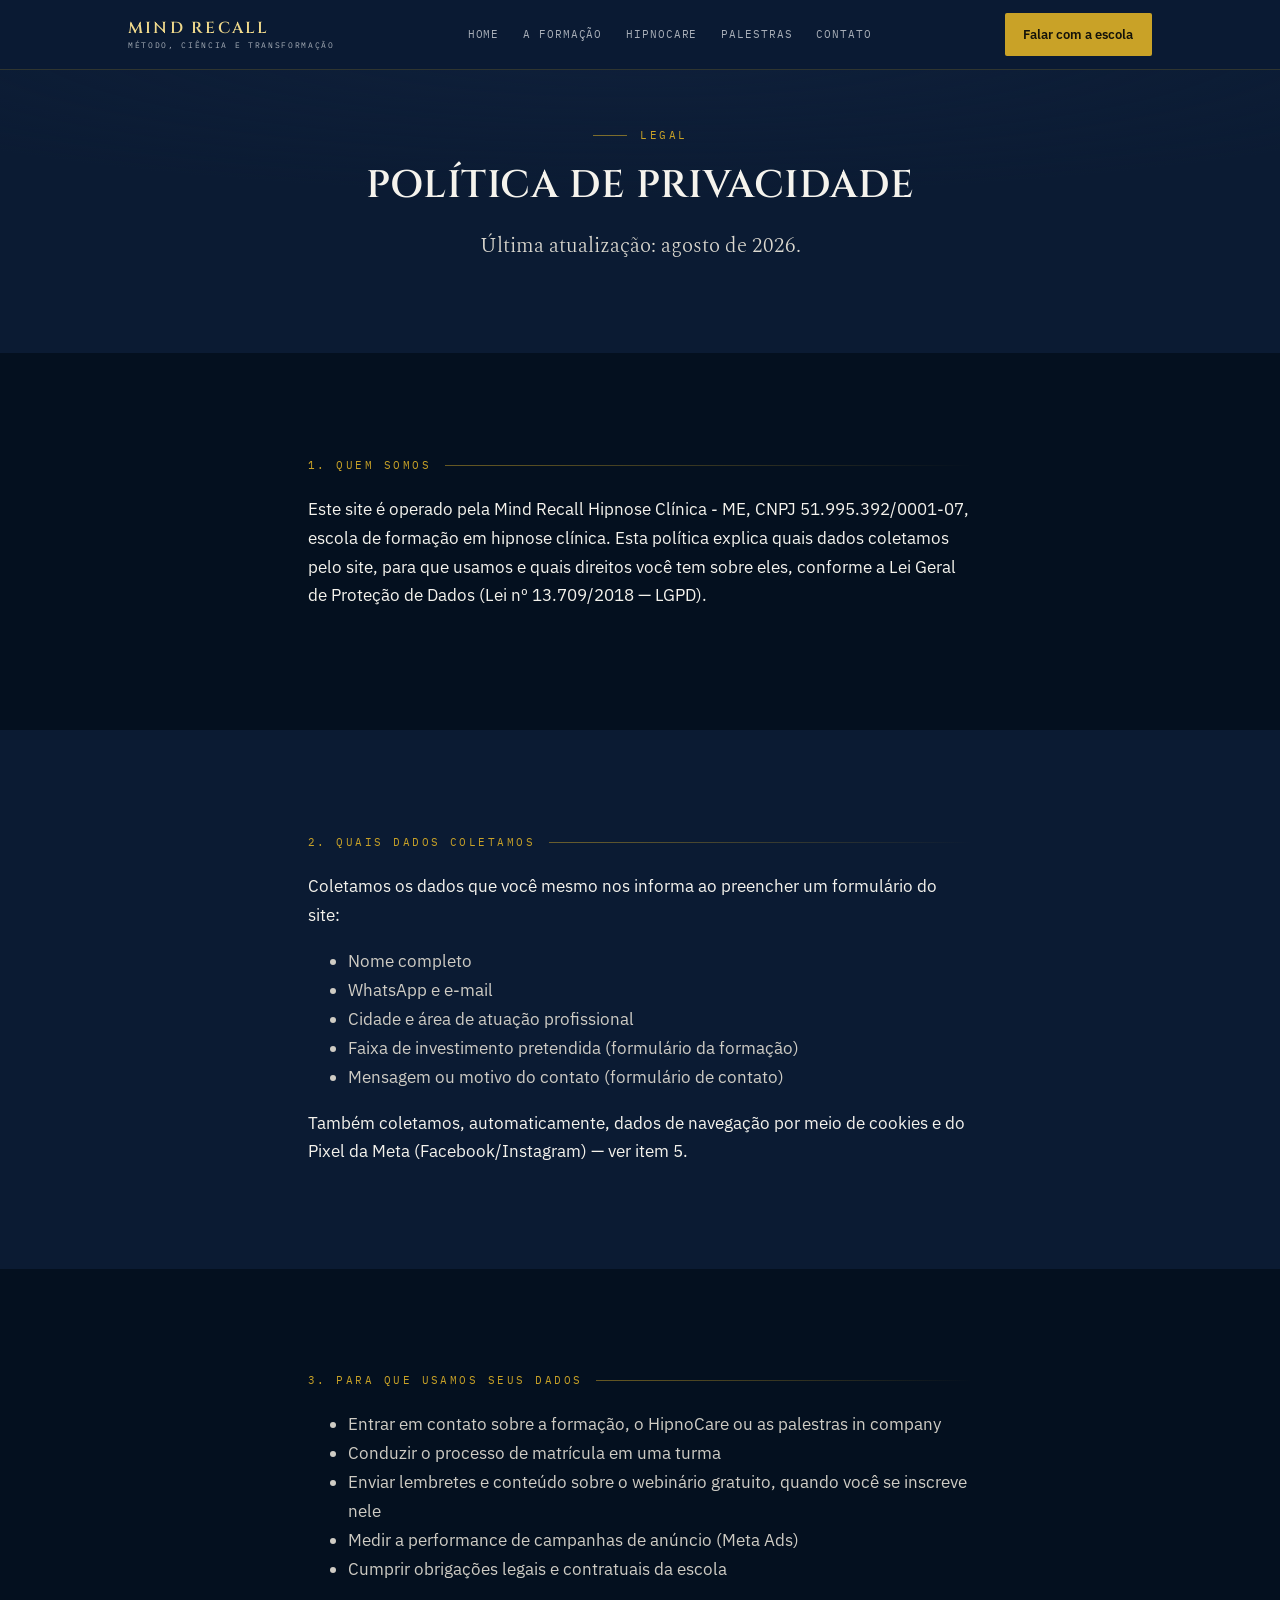
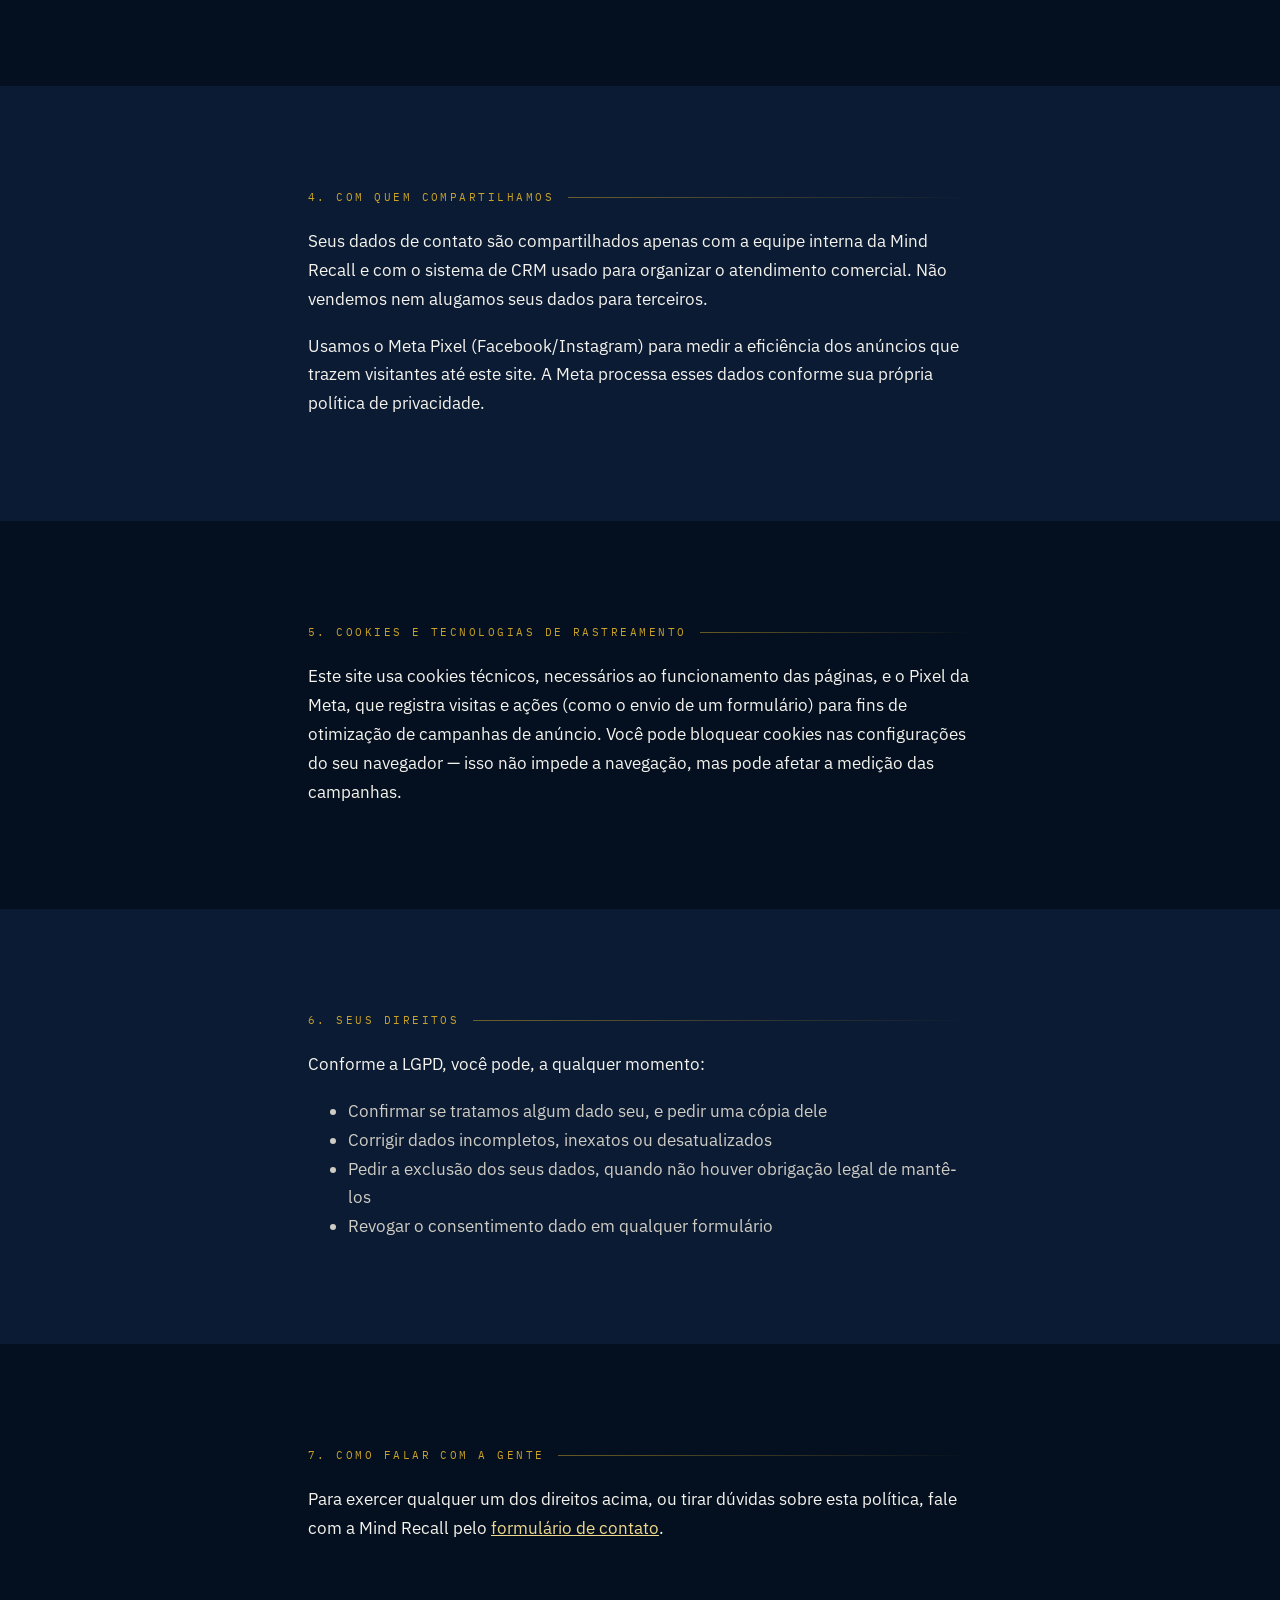
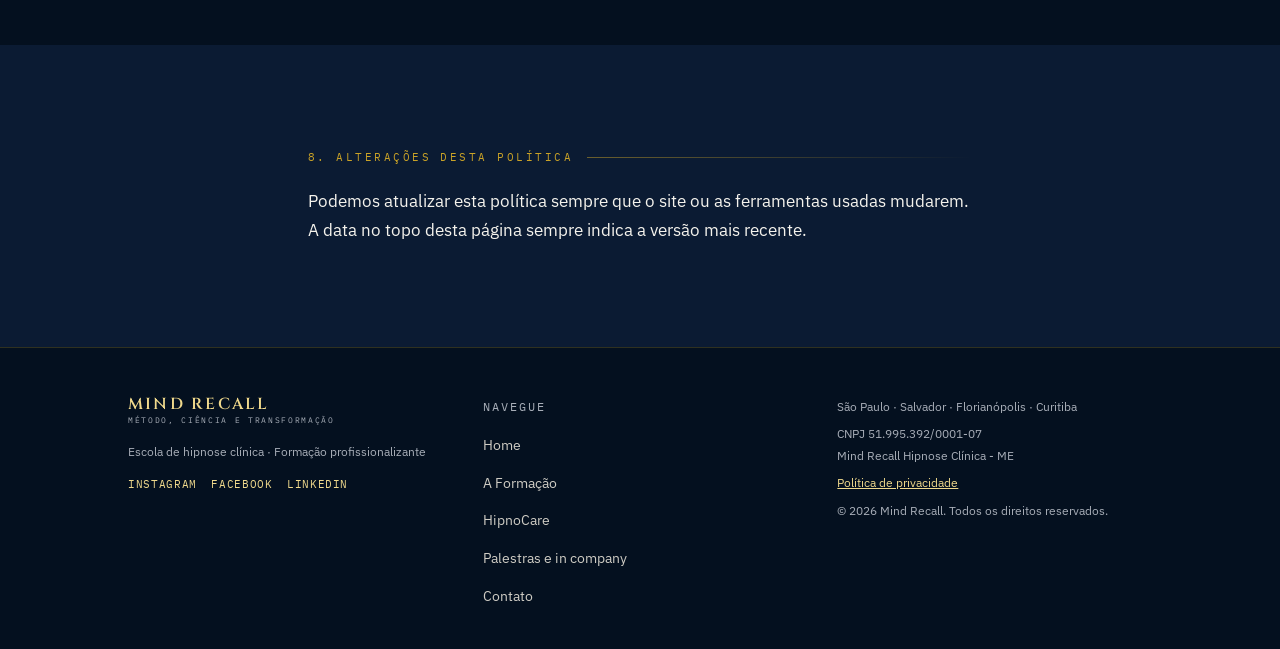
<file: privacidade.html>
<!DOCTYPE html>
<html lang="pt-BR">
<head>
<meta charset="utf-8">
<meta name="viewport" content="width=device-width, initial-scale=1">
<title>Política de Privacidade — Mind Recall</title>
<meta name="description" content="Como a Mind Recall coleta, usa e protege os dados pessoais de quem visita o site e preenche os formulários.">
<link rel="preconnect" href="https://fonts.googleapis.com">
<link rel="preconnect" href="https://fonts.gstatic.com" crossorigin>
<link href="https://fonts.googleapis.com/css2?family=Cinzel:wght@400;600&family=Spectral:ital,wght@0,300;0,400;0,600;1,300&family=IBM+Plex+Sans:wght@400;500;600&family=IBM+Plex+Mono:wght@400;500&display=swap" rel="stylesheet">
<link rel="stylesheet" href="css/style.css">
</head>
<body>

<!-- PENDENTE (interno): esta política é um rascunho-base (estrutura LGPD padrão para o tipo de
     coleta que o site já faz: formulários + Pixel da Meta). Precisa de revisão jurídica antes de
     publicar, e de um e-mail/DPO real para o item "Como falar com a gente". -->

<nav class="nav">
  <div class="nav-in">
    <a class="wordmark" href="index.html">
      <b>MIND RECALL</b>
      <span>Método, ciência e transformação</span>
    </a>

    <ul class="nav-links">
      <li><a href="index.html">Home</a></li>
      <li><a href="formacao.html">A Formação</a></li>
      <li><a href="hipnocare.html">HipnoCare</a></li>
      <li><a href="palestras.html">Palestras</a></li>
      <li><a href="contato.html">Contato</a></li>
    </ul>

    <div class="nav-ctas">
      <a class="btn btn-gold btn-sm" href="formacao.html#inscricao">Falar com a escola</a>
    </div>

    <details class="nav-mobile">
      <summary aria-label="Abrir menu">☰</summary>
      <div class="nav-mobile-panel">
        <a href="index.html">Home</a>
        <a href="formacao.html">A Formação</a>
        <a href="hipnocare.html">HipnoCare</a>
        <a href="palestras.html">Palestras</a>
        <a href="contato.html">Contato</a>
        <a class="btn btn-gold btn-sm" href="formacao.html#inscricao">Falar com a escola</a>
      </div>
    </details>
  </div>
</nav>

<header class="hero" style="padding-block:clamp(2.5rem,5vw,3.5rem)" id="topo">
  <div class="wrap narrow">
    <p class="eyebrow" style="justify-content:center">Legal</p>
    <h1 class="h-display" style="font-size:clamp(1.6rem,4vw,2.4rem)">POLÍTICA DE PRIVACIDADE</h1>
    <p class="lead" style="margin-top:1rem">Última atualização: agosto de 2026.</p>
  </div>
</header>

<section class="sec-abyss">
  <div class="wrap narrow rise">
    <p class="eyebrow">1. Quem somos</p>
    <p>
      Este site é operado pela Mind Recall Hipnose Clínica - ME, CNPJ 51.995.392/0001-07,
      escola de formação em hipnose clínica. Esta política explica quais dados coletamos
      pelo site, para que usamos e quais direitos você tem sobre eles, conforme a Lei Geral
      de Proteção de Dados (Lei nº 13.709/2018 — LGPD).
    </p>
  </div>
</section>

<section>
  <div class="wrap narrow rise">
    <p class="eyebrow">2. Quais dados coletamos</p>
    <p>Coletamos os dados que você mesmo nos informa ao preencher um formulário do site:</p>
    <ul style="color:#CFCCC4;line-height:1.7">
      <li>Nome completo</li>
      <li>WhatsApp e e-mail</li>
      <li>Cidade e área de atuação profissional</li>
      <li>Faixa de investimento pretendida (formulário da formação)</li>
      <li>Mensagem ou motivo do contato (formulário de contato)</li>
    </ul>
    <p style="margin-bottom:0">
      Também coletamos, automaticamente, dados de navegação por meio de cookies e do
      Pixel da Meta (Facebook/Instagram) — ver item 5.
    </p>
  </div>
</section>

<section class="sec-abyss">
  <div class="wrap narrow rise">
    <p class="eyebrow">3. Para que usamos seus dados</p>
    <ul style="color:#CFCCC4;line-height:1.7;margin-bottom:0">
      <li>Entrar em contato sobre a formação, o HipnoCare ou as palestras in company</li>
      <li>Conduzir o processo de matrícula em uma turma</li>
      <li>Enviar lembretes e conteúdo sobre o webinário gratuito, quando você se inscreve nele</li>
      <li>Medir a performance de campanhas de anúncio (Meta Ads)</li>
      <li>Cumprir obrigações legais e contratuais da escola</li>
    </ul>
  </div>
</section>

<section>
  <div class="wrap narrow rise">
    <p class="eyebrow">4. Com quem compartilhamos</p>
    <p>
      Seus dados de contato são compartilhados apenas com a equipe interna da Mind Recall e com
      o sistema de CRM usado para organizar o atendimento comercial. Não vendemos nem alugamos
      seus dados para terceiros.
    </p>
    <p style="margin-bottom:0">
      Usamos o Meta Pixel (Facebook/Instagram) para medir a eficiência dos anúncios que trazem
      visitantes até este site. A Meta processa esses dados conforme sua própria política de
      privacidade.
    </p>
  </div>
</section>

<section class="sec-abyss">
  <div class="wrap narrow rise">
    <p class="eyebrow">5. Cookies e tecnologias de rastreamento</p>
    <p style="margin-bottom:0">
      Este site usa cookies técnicos, necessários ao funcionamento das páginas, e o Pixel da Meta,
      que registra visitas e ações (como o envio de um formulário) para fins de otimização de
      campanhas de anúncio. Você pode bloquear cookies nas configurações do seu navegador —
      isso não impede a navegação, mas pode afetar a medição das campanhas.
    </p>
  </div>
</section>

<section>
  <div class="wrap narrow rise">
    <p class="eyebrow">6. Seus direitos</p>
    <p>Conforme a LGPD, você pode, a qualquer momento:</p>
    <ul style="color:#CFCCC4;line-height:1.7;margin-bottom:0">
      <li>Confirmar se tratamos algum dado seu, e pedir uma cópia dele</li>
      <li>Corrigir dados incompletos, inexatos ou desatualizados</li>
      <li>Pedir a exclusão dos seus dados, quando não houver obrigação legal de mantê-los</li>
      <li>Revogar o consentimento dado em qualquer formulário</li>
    </ul>
  </div>
</section>

<section class="sec-abyss">
  <div class="wrap narrow rise">
    <p class="eyebrow">7. Como falar com a gente</p>
    <p style="margin-bottom:0">
      Para exercer qualquer um dos direitos acima, ou tirar dúvidas sobre esta política,
      fale com a Mind Recall pelo <a href="contato.html" style="color:var(--gold-light)">formulário de contato</a>.
    </p>
    <!-- PENDENTE (interno): substituir pelo e-mail direto de privacidade/DPO quando definido. -->
  </div>
</section>

<section>
  <div class="wrap narrow rise">
    <p class="eyebrow">8. Alterações desta política</p>
    <p style="margin-bottom:0">
      Podemos atualizar esta política sempre que o site ou as ferramentas usadas mudarem.
      A data no topo desta página sempre indica a versão mais recente.
    </p>
  </div>
</section>

<footer class="foot">
  <div class="wrap foot-in">
    <div class="foot-col">
      <a class="wordmark" href="index.html">
        <b>MIND RECALL</b>
        <span>Método, ciência e transformação</span>
      </a>
      <small style="margin-top:1rem">Escola de hipnose clínica · Formação profissionalizante</small>
      <div class="foot-social">
        <a href="https://www.instagram.com/mind.recall.hipnose/" target="_blank" rel="noopener">Instagram</a>
        <a href="https://www.facebook.com/profile.php?id=61577095179022" target="_blank" rel="noopener">Facebook</a>
        <a href="https://www.linkedin.com/in/mind-recall-13340237a/" target="_blank" rel="noopener">LinkedIn</a>
      </div>
    </div>

    <div class="foot-col">
      <small class="foot-heading">Navegue</small>
      <ul class="foot-links">
        <li><a href="index.html">Home</a></li>
        <li><a href="formacao.html">A Formação</a></li>
        <li><a href="hipnocare.html">HipnoCare</a></li>
        <li><a href="palestras.html">Palestras e in company</a></li>
        <li><a href="contato.html">Contato</a></li>
      </ul>
    </div>

    <div class="foot-col">
      <small>São Paulo · Salvador · Florianópolis · Curitiba</small>
      <small style="margin-top:.4rem">CNPJ 51.995.392/0001-07<br>Mind Recall Hipnose Clínica - ME</small>
      <small style="margin-top:.4rem"><a href="privacidade.html">Política de privacidade</a></small>
      <small style="margin-top:.4rem">© 2026 Mind Recall. Todos os direitos reservados.</small>
    </div>
  </div>
</footer>

<script src="js/script.js"></script>

</body>
</html>
</file>
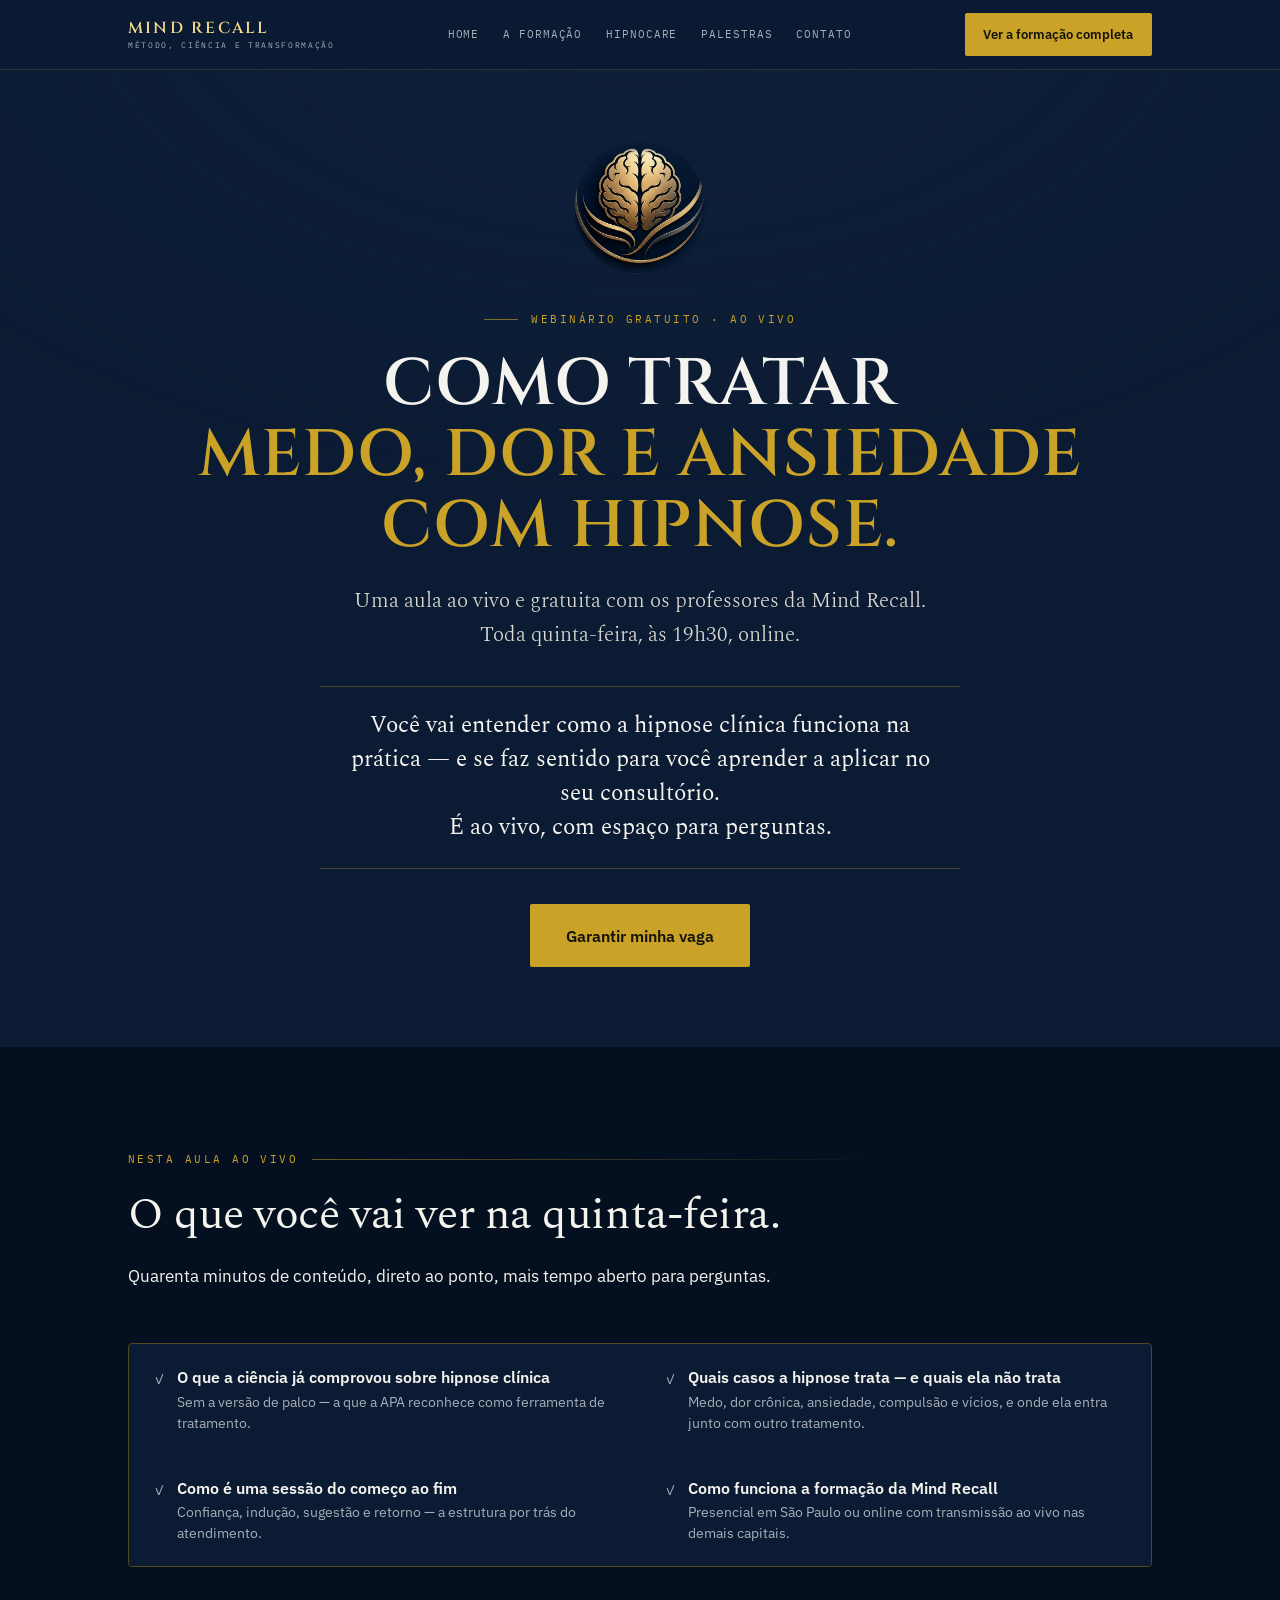
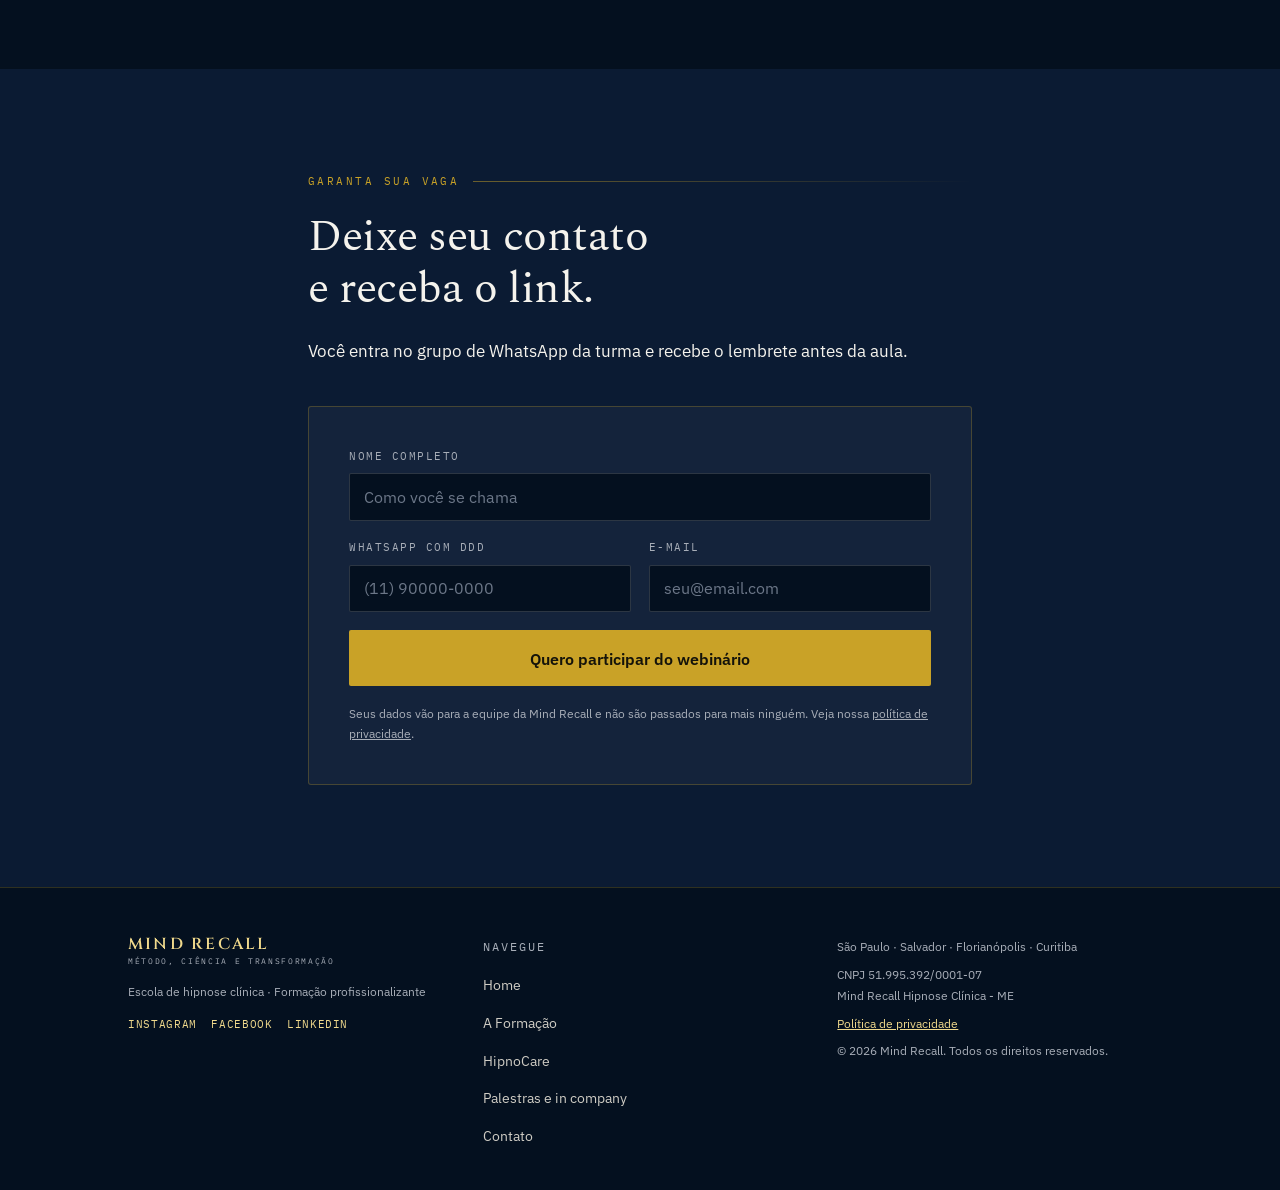
<file: webinario.html>
<!DOCTYPE html>
<html lang="pt-BR">
<head>
<meta charset="utf-8">
<meta name="viewport" content="width=device-width, initial-scale=1">
<title>Webinário gratuito de hipnose clínica — Mind Recall</title>
<meta name="description" content="Aula ao vivo e gratuita com os professores da Mind Recall. Toda quinta-feira, às 19h30, online.">
<link rel="preconnect" href="https://fonts.googleapis.com">
<link rel="preconnect" href="https://fonts.gstatic.com" crossorigin>
<link href="https://fonts.googleapis.com/css2?family=Cinzel:wght@400;600&family=Spectral:ital,wght@0,300;0,400;0,600;1,300&family=IBM+Plex+Sans:wght@400;500;600&family=IBM+Plex+Mono:wght@400;500&display=swap" rel="stylesheet">
<link rel="stylesheet" href="css/style.css">

<!-- Meta Pixel Code -->
<!-- PENDENTE (interno): substituir PIXEL_ID_PENDENTE pelo ID real, a confirmar com o Rodrigo (tráfego pago). -->
<script>
!function(f,b,e,v,n,t,s)
{if(f.fbq)return;n=f.fbq=function(){n.callMethod?
n.callMethod.apply(n,arguments):n.queue.push(arguments)};
if(!f._fbq)f._fbq=n;n.push=n;n.loaded=!0;n.version='2.0';
n.queue=[];t=b.createElement(e);t.async=!0;
t.src=v;s=b.getElementsByTagName(e)[0];
s.parentNode.insertBefore(t,s)}(window, document,'script',
'https://connect.facebook.net/en_US/fbevents.js');
fbq('init', 'PIXEL_ID_PENDENTE');
fbq('track', 'PageView');
</script>
<noscript><img height="1" width="1" style="display:none"
src="https://www.facebook.com/tr?id=PIXEL_ID_PENDENTE&ev=PageView&noscript=1"
/></noscript>
<!-- End Meta Pixel Code -->
</head>
<body>

<nav class="nav">
  <div class="nav-in">
    <a class="wordmark" href="index.html">
      <b>MIND RECALL</b>
      <span>Método, ciência e transformação</span>
    </a>

    <ul class="nav-links">
      <li><a href="index.html">Home</a></li>
      <li><a href="formacao.html">A Formação</a></li>
      <li><a href="hipnocare.html">HipnoCare</a></li>
      <li><a href="palestras.html">Palestras</a></li>
      <li><a href="contato.html">Contato</a></li>
    </ul>

    <div class="nav-ctas">
      <a class="btn btn-gold btn-sm" href="formacao.html">Ver a formação completa</a>
    </div>

    <details class="nav-mobile">
      <summary aria-label="Abrir menu">☰</summary>
      <div class="nav-mobile-panel">
        <a href="index.html">Home</a>
        <a href="formacao.html">A Formação</a>
        <a href="hipnocare.html">HipnoCare</a>
        <a href="palestras.html">Palestras</a>
        <a href="contato.html">Contato</a>
        <a class="btn btn-gold btn-sm" href="formacao.html">Ver a formação completa</a>
      </div>
    </details>
  </div>
</nav>

<header class="hero" id="topo">
  <div class="wrap">
    <div class="seal" role="img" aria-label="Marca da Mind Recall"></div>
    <p class="eyebrow">Webinário gratuito · ao vivo</p>
    <h1 class="h-display">
      <span class="line">Como tratar</span>
      <span class="line accent">medo, dor e ansiedade com hipnose.</span>
    </h1>
    <p class="lead">
      Uma aula ao vivo e gratuita com os professores da Mind Recall.
      Toda quinta-feira, às 19h30, online.
    </p>

    <p class="promise">
      Você vai entender como a hipnose clínica funciona na prática — e se faz sentido
      para você aprender a aplicar no seu consultório.<br>
      É ao vivo, com espaço para perguntas.
    </p>

    <div class="cta-row">
      <a class="btn btn-gold btn-lg" href="#inscricao">Garantir minha vaga</a>
    </div>
  </div>
</header>

<!-- ================= O QUE VOCÊ VAI VER ================= -->
<section class="sec-abyss">
  <div class="wrap">
    <div class="narrow rise">
      <p class="eyebrow">Nesta aula ao vivo</p>
      <h2 class="h-serif">O que você vai ver na quinta-feira.</h2>
      <p style="margin-top:1.3rem">
        Quarenta minutos de conteúdo, direto ao ponto, mais tempo aberto para perguntas.
      </p>
    </div>

    <div class="includes rise" style="margin-top:clamp(2.5rem,5vw,3.25rem)">
      <div class="inc-list">
        <div class="inc">
          <span class="inc-check" aria-hidden="true">✓</span>
          <div><b>O que a ciência já comprovou sobre hipnose clínica</b><span>Sem a versão de palco — a que a APA reconhece como ferramenta de tratamento.</span></div>
        </div>
        <div class="inc">
          <span class="inc-check" aria-hidden="true">✓</span>
          <div><b>Quais casos a hipnose trata — e quais ela não trata</b><span>Medo, dor crônica, ansiedade, compulsão e vícios, e onde ela entra junto com outro tratamento.</span></div>
        </div>
        <div class="inc">
          <span class="inc-check" aria-hidden="true">✓</span>
          <div><b>Como é uma sessão do começo ao fim</b><span>Confiança, indução, sugestão e retorno — a estrutura por trás do atendimento.</span></div>
        </div>
        <div class="inc">
          <span class="inc-check" aria-hidden="true">✓</span>
          <div><b>Como funciona a formação da Mind Recall</b><span>Presencial em São Paulo ou online com transmissão ao vivo nas demais capitais.</span></div>
        </div>
      </div>
    </div>
  </div>
</section>

<!-- ================= FORMULÁRIO ================= -->
<section id="inscricao">
  <div class="wrap narrow rise">
    <p class="eyebrow">Garanta sua vaga</p>
    <h2 class="h-serif">Deixe seu contato<br>e receba o link.</h2>
    <p style="margin-top:1.3rem">
      Você entra no grupo de WhatsApp da turma e recebe o lembrete antes da aula.
    </p>

    <form class="form-shell" novalidate data-fbq-event="Lead">
      <div class="field">
        <label for="w-nome">Nome completo</label>
        <input id="w-nome" name="nome" type="text" autocomplete="name" placeholder="Como você se chama" required>
      </div>

      <div class="field-row">
        <div class="field">
          <label for="w-whats">WhatsApp com DDD</label>
          <input id="w-whats" name="whatsapp" type="tel" autocomplete="tel" placeholder="(11) 90000-0000" required>
        </div>
        <div class="field">
          <label for="w-email">E-mail</label>
          <input id="w-email" name="email" type="email" autocomplete="email" placeholder="seu@email.com" required>
        </div>
      </div>

      <button class="btn btn-gold btn-lg" type="submit" style="width:100%">Quero participar do webinário</button>

      <p class="form-note">
        Seus dados vão para a equipe da Mind Recall e não são passados para mais ninguém.
        Veja nossa <a href="privacidade.html">política de privacidade</a>.
      </p>
    </form>

    <!-- PENDENTE (interno): (1) formulário ainda sem backend — mesmo aviso de revisão do form
         principal, ver js/script.js. (2) link do grupo de WhatsApp da turma do webinário, para
         entrada automática após o cadastro. (3) validar com Israel/Rodrigo se o tema fixo desta
         página cobre todas as edições ou se o webinário muda de assunto a cada semana. -->
  </div>
</section>

<footer class="foot">
  <div class="wrap foot-in">
    <div class="foot-col">
      <a class="wordmark" href="index.html">
        <b>MIND RECALL</b>
        <span>Método, ciência e transformação</span>
      </a>
      <small style="margin-top:1rem">Escola de hipnose clínica · Formação profissionalizante</small>
      <div class="foot-social">
        <a href="https://www.instagram.com/mind.recall.hipnose/" target="_blank" rel="noopener">Instagram</a>
        <a href="https://www.facebook.com/profile.php?id=61577095179022" target="_blank" rel="noopener">Facebook</a>
        <a href="https://www.linkedin.com/in/mind-recall-13340237a/" target="_blank" rel="noopener">LinkedIn</a>
      </div>
    </div>

    <div class="foot-col">
      <small class="foot-heading">Navegue</small>
      <ul class="foot-links">
        <li><a href="index.html">Home</a></li>
        <li><a href="formacao.html">A Formação</a></li>
        <li><a href="hipnocare.html">HipnoCare</a></li>
        <li><a href="palestras.html">Palestras e in company</a></li>
        <li><a href="contato.html">Contato</a></li>
      </ul>
    </div>

    <div class="foot-col">
      <small>São Paulo · Salvador · Florianópolis · Curitiba</small>
      <small style="margin-top:.4rem">CNPJ 51.995.392/0001-07<br>Mind Recall Hipnose Clínica - ME</small>
      <small style="margin-top:.4rem"><a href="privacidade.html">Política de privacidade</a></small>
      <small style="margin-top:.4rem">© 2026 Mind Recall. Todos os direitos reservados.</small>
    </div>
  </div>
</footer>

<script src="js/script.js"></script>

</body>
</html>
</file>
<file: css/style.css>
:root{
  --abyss:#04101F;
  --navy:#0B1B33;
  --navy-raised:#16294A;
  --gold:#C9A227;
  --gold-light:#F0D98C;
  --steel:#A8AEB8;
  --paper:#F5F3ED;

  --f-display:'Cinzel',Georgia,serif;
  --f-serif:'Spectral',Georgia,serif;
  --f-sans:'IBM Plex Sans',system-ui,sans-serif;
  --f-mono:'IBM Plex Mono',ui-monospace,monospace;

  --wrap:1120px;
  --gut:clamp(1.25rem,5vw,3rem);
}

*,*::before,*::after{box-sizing:border-box}
html{scroll-behavior:smooth}
body{
  margin:0;background:var(--navy);color:var(--paper);
  font-family:var(--f-sans);font-size:17px;line-height:1.7;
  -webkit-font-smoothing:antialiased;
}
img{max-width:100%;display:block}
a{color:inherit}

.wrap{max-width:var(--wrap);margin:0 auto;padding-inline:var(--gut)}
.narrow{max-width:760px}

/* ---------- typography ---------- */
.eyebrow{
  font-family:var(--f-mono);font-size:.7rem;letter-spacing:.22em;
  text-transform:uppercase;color:var(--gold);margin:0 0 1.25rem;
  display:flex;align-items:center;gap:.85rem;
}
.eyebrow::after{content:"";flex:1;height:1px;background:linear-gradient(90deg,rgba(201,162,39,.5),transparent)}
h1,h2,h3{margin:0;font-weight:400;text-wrap:balance}
.h-display{font-family:var(--f-display);font-weight:600;text-transform:uppercase;letter-spacing:.015em;line-height:1.08}
.h-serif{
  font-family:var(--f-serif);font-weight:400;line-height:1.2;
  font-size:clamp(1.7rem,3.5vw,2.75rem);letter-spacing:-.01em;
}
.lead{
  font-family:var(--f-serif);font-weight:300;
  font-size:clamp(1.08rem,1.9vw,1.3rem);line-height:1.6;color:#DCD9D0;
}
p{margin:0 0 1.1rem}
.muted{color:var(--steel)}

/* ---------- nav ---------- */
.nav{
  position:sticky;top:0;z-index:60;background:rgba(11,27,51,.9);
  backdrop-filter:blur(14px);border-bottom:1px solid rgba(201,162,39,.2);
}
.nav-in{
  max-width:var(--wrap);margin:0 auto;padding:.8rem var(--gut);
  display:flex;align-items:center;justify-content:space-between;gap:1rem;
}
.nav-ctas{display:flex;align-items:center;gap:.6rem}
.wordmark{text-decoration:none;line-height:1.1}

.nav-links{display:flex;gap:1.5rem;list-style:none;margin:0;padding:0;font-family:var(--f-mono);font-size:.7rem;letter-spacing:.08em;text-transform:uppercase}
.nav-links a{text-decoration:none;color:var(--steel)}
.nav-links a:hover{color:var(--gold-light)}
.nav-links a[aria-current="page"]{color:var(--gold-light)}

.nav-mobile{display:none;position:relative}
.nav-mobile summary{list-style:none;cursor:pointer;font-size:1.3rem;line-height:1;color:var(--gold-light);padding:.3rem .4rem}
.nav-mobile summary::-webkit-details-marker{display:none}
.nav-mobile-panel{
  position:absolute;right:0;top:calc(100% + .6rem);z-index:70;
  background:var(--navy-raised);border:1px solid rgba(201,162,39,.3);border-radius:4px;
  padding:.9rem;display:flex;flex-direction:column;gap:.7rem;min-width:210px;
  box-shadow:0 12px 30px rgba(0,0,0,.45);
}
.nav-mobile-panel a{text-decoration:none;color:var(--paper);font-size:.92rem}
.nav-mobile-panel a[aria-current="page"]{color:var(--gold-light)}
.nav-mobile-panel .btn{margin-top:.3rem;justify-content:center}
.wordmark b{display:block;font-family:var(--f-display);font-weight:600;font-size:1rem;letter-spacing:.14em;color:var(--gold-light)}
.wordmark span{display:block;font-family:var(--f-mono);font-size:.52rem;letter-spacing:.2em;text-transform:uppercase;color:var(--steel);margin-top:2px}

/* ---------- buttons ---------- */
.btn{
  display:inline-flex;align-items:center;justify-content:center;gap:.6rem;
  font-family:var(--f-sans);font-weight:600;font-size:.94rem;
  padding:.85rem 1.6rem;border-radius:2px;text-decoration:none;
  border:1px solid transparent;cursor:pointer;
  transition:background .2s ease,color .2s ease,border-color .2s ease;
}
.btn-gold{background:var(--gold);color:#14130A}
.btn-gold:hover{background:var(--gold-light)}
.btn-ghost{border-color:rgba(201,162,39,.45);color:var(--gold-light)}
.btn-ghost:hover{border-color:var(--gold);background:rgba(201,162,39,.1)}
.btn-sm{padding:.58rem 1.1rem;font-size:.84rem}
.btn-lg{padding:1.05rem 2.2rem;font-size:1.02rem}
.cta-row{display:flex;flex-wrap:wrap;gap:.85rem}
.hero .cta-row{justify-content:center}
a:focus-visible,button:focus-visible,input:focus-visible,select:focus-visible,textarea:focus-visible{
  outline:2px solid var(--gold-light);outline-offset:3px;
}

/* faixa de CTA repetida */
.cta-band{
  border-top:1px solid rgba(201,162,39,.28);
  border-bottom:1px solid rgba(201,162,39,.28);
  background:rgba(201,162,39,.06);
  padding:clamp(1.5rem,3vw,2rem);margin-top:clamp(2.5rem,5vw,3.5rem);
  display:flex;flex-wrap:wrap;align-items:center;justify-content:space-between;gap:1.25rem;
}
/* faixa de promoção do webinário, logo abaixo do hero — sem o espaçamento de separador de seção */
.cta-band.promo-strip{margin-top:0;margin-bottom:clamp(2.5rem,5vw,3.5rem)}
.cta-band p{margin:0;font-family:var(--f-serif);font-size:clamp(1.05rem,2vw,1.28rem);color:var(--paper)}
.cta-band small{display:block;font-family:var(--f-sans);font-size:.84rem;color:var(--steel);margin-top:.3rem}

/* ---------- sections ---------- */
section{padding-block:clamp(4rem,8vw,6.5rem)}
.sec-abyss{background:var(--abyss)}
.sec-raised{background:var(--navy-raised)}

/* ---------- hero ---------- */
.hero{
  position:relative;overflow:hidden;text-align:center;
  padding-block:clamp(2.75rem,6vw,4.5rem) clamp(3.5rem,7vw,5rem);
  background:radial-gradient(120% 90% at 50% -10%,#12244180 0%,transparent 60%),var(--navy);
}
.seal{
  width:clamp(96px,14vw,132px);aspect-ratio:1;margin:0 auto clamp(1.5rem,3vw,2.25rem);
  border-radius:50%;
  background-image:url('../assets/logo-navy.png');
  background-size:267%;background-position:50% 39%;
  -webkit-mask-image:radial-gradient(circle,#000 58%,transparent 76%);
  mask-image:radial-gradient(circle,#000 58%,transparent 76%);
}
.hero .eyebrow{justify-content:center}
.hero .eyebrow::after{display:none}
.hero .eyebrow::before{content:"";flex:0 0 34px;height:1px;background:rgba(201,162,39,.6)}
.hero h1{font-size:clamp(1.95rem,6vw,4.1rem);margin-bottom:1.5rem}
.hero h1 .line{display:block}
.hero h1 .accent{color:var(--gold)}
.hero .lead{max-width:620px;margin:0 auto 2.1rem}

.promise{
  max-width:640px;margin:0 auto 2.2rem;
  border-top:1px solid rgba(201,162,39,.32);border-bottom:1px solid rgba(201,162,39,.32);
  padding:1.4rem 1.25rem;
  font-family:var(--f-serif);font-size:clamp(1.12rem,2.2vw,1.42rem);line-height:1.5;
}
.promise em{font-style:normal;color:var(--gold-light)}

.factrail{
  margin-top:clamp(2.75rem,5vw,4rem);border-top:1px solid rgba(255,255,255,.1);
  padding-top:1.5rem;display:grid;grid-template-columns:repeat(4,1fr);gap:1rem;
}
.factrail div{text-align:center}
.factrail b{display:block;font-family:var(--f-display);font-weight:600;font-size:clamp(1.3rem,3vw,1.85rem);color:var(--gold-light);line-height:1}
.factrail span{display:block;margin-top:.5rem;font-family:var(--f-mono);font-size:.61rem;letter-spacing:.14em;text-transform:uppercase;color:var(--steel)}

/* ---------- tese ---------- */
.negation{
  font-family:var(--f-serif);font-style:italic;font-weight:300;
  font-size:clamp(1.2rem,2.5vw,1.6rem);color:var(--steel);
  border-left:2px solid var(--gold);padding-left:1.4rem;margin:0 0 2rem;
}

/* ---------- método ---------- */
.method{background:linear-gradient(180deg,var(--navy-raised) 0%,var(--navy) 42%,var(--abyss) 100%)}
.stages{margin-top:clamp(2.5rem,5vw,3.5rem)}
.stage{
  position:relative;padding:0 0 clamp(2rem,4vw,3rem) clamp(2.25rem,5vw,3.5rem);
  border-left:1px solid rgba(201,162,39,.28);
}
.stage:last-child{border-left-color:transparent;padding-bottom:0}
.stage::before{
  content:"";position:absolute;left:-4.5px;top:.6rem;width:8px;height:8px;border-radius:50%;
  background:var(--gold);box-shadow:0 0 0 4px var(--navy);
}
.stage:last-child::before{
  width:12px;height:12px;left:-6.5px;background:var(--gold-light);
  box-shadow:0 0 0 5px var(--abyss),0 0 22px rgba(240,217,140,.55);
}
.stage-head{display:flex;flex-wrap:wrap;align-items:baseline;gap:.55rem 1rem;margin-bottom:.65rem}
.stage-num{font-family:var(--f-mono);font-size:.72rem;letter-spacing:.16em;color:var(--gold)}
.stage-name{font-family:var(--f-display);font-weight:600;text-transform:uppercase;font-size:clamp(.98rem,2.1vw,1.28rem);letter-spacing:.04em}
.tag{
  font-family:var(--f-mono);font-size:.6rem;letter-spacing:.14em;text-transform:uppercase;
  border:1px solid rgba(168,174,184,.4);color:var(--steel);padding:.24rem .55rem;border-radius:2px;white-space:nowrap;
}
.tag-live{border-color:rgba(201,162,39,.55);color:var(--gold-light)}
.stage p{margin:0;color:#CFCCC4;max-width:60ch}
.stage-who{display:block;margin-top:.6rem;font-family:var(--f-mono);font-size:.65rem;letter-spacing:.1em;text-transform:uppercase;color:var(--steel)}

/* ---------- cards ---------- */
.grid-2{display:grid;grid-template-columns:repeat(2,1fr);gap:clamp(1rem,2.5vw,1.75rem);margin-top:2.5rem}
.card{background:rgba(255,255,255,.035);border:1px solid rgba(255,255,255,.09);border-radius:3px;padding:clamp(1.4rem,2.6vw,1.9rem)}
.card h3{font-family:var(--f-display);font-weight:600;text-transform:uppercase;font-size:1rem;letter-spacing:.05em;color:var(--gold-light);margin-bottom:.5rem}
.card p:last-child{margin-bottom:0}

/* ---------- professores ---------- */
.teacher{background:rgba(255,255,255,.035);border:1px solid rgba(255,255,255,.09);border-radius:3px;overflow:hidden;display:flex;flex-direction:column}
.teacher-photo{width:100%;aspect-ratio:4/5;object-fit:cover;filter:saturate(.9)}
.teacher-body{padding:clamp(1.3rem,2.5vw,1.75rem)}
.teacher-body h3{font-family:var(--f-display);font-weight:600;text-transform:uppercase;font-size:1.02rem;letter-spacing:.05em;color:var(--gold-light);margin-bottom:.35rem}
.teacher-role{font-family:var(--f-mono);font-size:.65rem;letter-spacing:.12em;text-transform:uppercase;color:var(--steel);margin:0 0 1rem}
.creds{list-style:none;margin:1.1rem 0 0;padding:0;border-top:1px solid rgba(255,255,255,.1)}
.creds li{position:relative;padding:.55rem 0 .55rem 1.15rem;font-size:.88rem;color:#CFCCC4;border-bottom:1px solid rgba(255,255,255,.06);line-height:1.5}
.creds li::before{content:"—";position:absolute;left:0;color:var(--gold)}

/* ---------- fotos / galeria ---------- */
.figure{border:1px solid rgba(201,162,39,.3);border-radius:3px;overflow:hidden;background:var(--abyss)}
.figure img{width:100%;height:100%;object-fit:cover}
.figure figcaption{padding:.8rem 1rem;font-family:var(--f-mono);font-size:.66rem;letter-spacing:.1em;text-transform:uppercase;color:var(--steel);border-top:1px solid rgba(255,255,255,.1)}
.gallery{display:grid;grid-template-columns:repeat(2,1fr);gap:clamp(.75rem,2vw,1.25rem);margin-top:2.5rem}
.gallery .figure img{aspect-ratio:3/4}

/* ---------- depoimentos em vídeo ---------- */
.videos{display:grid;grid-template-columns:repeat(3,1fr);gap:clamp(.85rem,2vw,1.5rem);margin-top:2.5rem}
.vcard{border:1px solid rgba(201,162,39,.3);border-radius:3px;overflow:hidden;background:var(--abyss);margin:0}
.vcard video{width:100%;aspect-ratio:9/16;object-fit:cover;display:block;background:#000}
.vcard figcaption{padding:.85rem 1rem;border-top:1px solid rgba(255,255,255,.1)}
.vcard b{display:block;font-family:var(--f-display);font-weight:600;text-transform:uppercase;font-size:.86rem;letter-spacing:.05em;color:var(--gold-light)}
.vcard span{display:block;margin-top:.25rem;font-family:var(--f-mono);font-size:.61rem;letter-spacing:.1em;text-transform:uppercase;color:var(--steel)}

/* ---------- a conta ---------- */
.ledger{margin-top:2.5rem;border-top:1px solid rgba(255,255,255,.12)}
.ledger-row{display:flex;align-items:baseline;justify-content:space-between;gap:1.5rem;padding:1.1rem 0;border-bottom:1px solid rgba(255,255,255,.12)}
.ledger-row dt{color:#CFCCC4;margin:0}
.ledger-row dd{margin:0;font-family:var(--f-mono);font-size:clamp(1rem,2.2vw,1.25rem);color:var(--gold-light);white-space:nowrap}
.ledger-row.total dt{color:var(--paper);font-weight:600}
.ledger-row.total dd{color:var(--gold);font-size:clamp(1.15rem,2.6vw,1.45rem)}
.disclaimer{margin-top:1.5rem;font-size:.82rem;line-height:1.6;color:var(--steel)}

/* ---------- filtro ---------- */
.filter-item{padding:1.5rem 0;border-bottom:1px solid rgba(255,255,255,.1);display:grid;grid-template-columns:auto 1fr;gap:1.3rem;align-items:start}
.filter-item:last-child{border-bottom:none}
.filter-x{font-family:var(--f-mono);color:var(--gold);font-size:1.1rem;line-height:1.6}
.filter-item h3{font-family:var(--f-serif);font-size:1.18rem;font-weight:600;margin-bottom:.35rem}
.filter-item p{margin:0;color:#CFCCC4}

/* ---------- capitais ---------- */
.cities{display:grid;grid-template-columns:repeat(4,1fr);gap:1px;margin-top:2.5rem;background:rgba(255,255,255,.12)}
.city{background:var(--navy);padding:1.4rem 1.2rem}
.city b{display:block;font-family:var(--f-display);font-weight:600;text-transform:uppercase;font-size:.98rem;letter-spacing:.05em;color:var(--gold-light)}
.city span{display:block;margin-top:.4rem;font-family:var(--f-mono);font-size:.64rem;letter-spacing:.1em;text-transform:uppercase;color:var(--steel)}
.city-featured{background:var(--navy-raised);box-shadow:inset 0 0 0 1px rgba(201,162,39,.6)}
.city-featured span{color:var(--gold-light)}

/* ---------- comparativo ---------- */
.compare{margin-top:clamp(2.5rem,5vw,3.25rem);border:1px solid rgba(201,162,39,.35);border-radius:4px;overflow:hidden}
.compare-row{display:grid;grid-template-columns:1.3fr 1fr 1fr;border-top:1px solid rgba(255,255,255,.1)}
.compare-row:first-child{border-top:none}
.compare-row:nth-child(even){background:rgba(255,255,255,.03)}
.compare-row.compare-head{background:rgba(201,162,39,.14);border-top:none}
.compare-head span{padding:.9rem 1.1rem;font-family:var(--f-mono);font-size:.64rem;letter-spacing:.12em;text-transform:uppercase;color:var(--steel)}
.compare-head .compare-col-us{color:var(--gold-light)}
.compare-label{padding:1.1rem;display:flex;align-items:center;font-weight:600;color:var(--paper)}
.compare-cell{padding:1.1rem;display:flex;align-items:flex-start;gap:.55rem;font-size:.9rem;line-height:1.5;color:#CFCCC4}
.compare-cell::before{flex:0 0 auto;font-family:var(--f-mono);font-weight:700}
.compare-cell.yes::before{content:"✓";color:var(--gold)}
.compare-cell.no::before{content:"✕";color:var(--steel)}
.compare-tag{display:none}

/* ---------- tudo que está incluso ---------- */
.includes{border:1px solid rgba(201,162,39,.4);border-radius:4px;overflow:hidden;margin-top:clamp(2.5rem,5vw,3.25rem)}
.inc-list{display:grid;grid-template-columns:repeat(2,1fr);gap:0;background:rgba(201,162,39,.16)}
.inc{background:var(--navy);padding:1.35rem clamp(1.1rem,2.5vw,1.6rem);display:grid;grid-template-columns:auto 1fr;gap:.9rem;align-items:start}
.inc-check{color:var(--gold);font-family:var(--f-mono);font-size:.95rem;line-height:1.55}
.inc b{display:block;font-weight:600;font-size:.98rem;color:var(--paper);line-height:1.45}
.inc span{display:block;margin-top:.2rem;font-size:.87rem;color:var(--steel);line-height:1.5}

.price-panel{background:rgba(201,162,39,.09);border-top:1px solid rgba(201,162,39,.4);padding:clamp(1.75rem,4vw,2.75rem);text-align:center}
.price-kicker{font-family:var(--f-mono);font-size:.68rem;letter-spacing:.2em;text-transform:uppercase;color:var(--steel);margin:0 0 .6rem}
.price-big{font-family:var(--f-display);font-weight:600;font-size:clamp(2.6rem,9vw,4.2rem);color:var(--gold);line-height:1;letter-spacing:.01em}
.price-big.txt{font-size:clamp(1.5rem,4vw,2.3rem);text-transform:uppercase;letter-spacing:.05em;line-height:1.2}
.price-sub{margin:.9rem 0 0;font-family:var(--f-serif);font-size:clamp(1.02rem,2vw,1.2rem);color:var(--paper)}
.price-math{
  margin:1.5rem auto 0;max-width:460px;padding-top:1.25rem;
  border-top:1px solid rgba(201,162,39,.3);font-size:.92rem;color:var(--steel);line-height:1.6;
}
.price-panel .btn{margin-top:1.75rem}

/* ---------- form ---------- */
.form-shell{margin-top:2.5rem;background:rgba(255,255,255,.04);border:1px solid rgba(201,162,39,.28);border-radius:3px;padding:clamp(1.5rem,3.5vw,2.5rem)}
.field{margin-bottom:1.1rem}
.field label{display:block;font-family:var(--f-mono);font-size:.67rem;letter-spacing:.14em;text-transform:uppercase;color:var(--steel);margin-bottom:.5rem}
.field input,.field select,.field textarea{
  width:100%;background:var(--abyss);color:var(--paper);
  border:1px solid rgba(255,255,255,.16);border-radius:2px;
  padding:.8rem .9rem;font-family:var(--f-sans);font-size:.98rem;
}
.field input::placeholder,.field textarea::placeholder{color:#6C7788}
.field-row{display:grid;grid-template-columns:1fr 1fr;gap:1.1rem}
.form-note{font-size:.78rem;color:var(--steel);margin:1.1rem 0 0;line-height:1.6}
.btn:disabled{opacity:.6;cursor:not-allowed}
.form-aviso{
  margin:1rem 0 0;padding:.9rem 1rem;border:1px solid rgba(201,162,39,.5);border-radius:2px;
  background:rgba(201,162,39,.1);color:#F0D98C;font-size:.9rem;line-height:1.55;
}
.form-aviso-ok{border-color:rgba(120,200,140,.5);background:rgba(120,200,140,.1);color:#BFE8C9}
.form-aviso-error{border-color:rgba(220,120,120,.5);background:rgba(220,120,120,.1);color:#F0B8B8}

/* ---------- faq ---------- */
.faq{margin-top:2.5rem;border-top:1px solid rgba(255,255,255,.12)}
.faq details{border-bottom:1px solid rgba(255,255,255,.12)}
.faq summary{cursor:pointer;list-style:none;padding:1.2rem 2.5rem 1.2rem 0;position:relative;font-family:var(--f-serif);font-size:clamp(1.02rem,2vw,1.15rem)}
.faq summary::-webkit-details-marker{display:none}
.faq summary::after{content:"+";position:absolute;right:.4rem;top:1.1rem;font-family:var(--f-mono);color:var(--gold);font-size:1.15rem;transition:transform .2s ease}
.faq details[open] summary::after{transform:rotate(45deg)}
.faq-body{padding:0 2.5rem 1.35rem 0;color:#CFCCC4}
.faq-body p:last-child{margin-bottom:0}

/* ---------- pendências ---------- */
.pending{
  border:1px dashed rgba(201,162,39,.5);background:rgba(201,162,39,.05);
  border-radius:3px;padding:1rem 1.15rem;
  font-family:var(--f-mono);font-size:.72rem;line-height:1.6;letter-spacing:.03em;color:var(--gold-light);
}

/* ---------- footer ---------- */
.foot{background:var(--abyss);border-top:1px solid rgba(201,162,39,.22);padding-block:3rem 2.5rem}
.foot-in{display:flex;flex-wrap:wrap;gap:2.5rem;justify-content:space-between;align-items:flex-start}
.foot-col{flex:1 1 190px}
.foot small{display:block;font-size:.78rem;color:var(--steel);line-height:1.7}
.foot small a{color:var(--gold-light);text-decoration:underline}
.foot-heading{display:block;font-family:var(--f-mono);font-size:.64rem;letter-spacing:.16em;text-transform:uppercase;color:var(--gold);margin-bottom:.8rem}
.foot-links{list-style:none;margin:0;padding:0;display:flex;flex-direction:column;gap:.55rem}
.foot-links a{color:#CFCCC4;text-decoration:none;font-size:.86rem}
.foot-links a:hover{color:var(--gold-light)}
.foot-social{display:flex;flex-wrap:wrap;gap:.9rem;margin-top:.8rem}
.foot-social a{font-family:var(--f-mono);font-size:.68rem;letter-spacing:.06em;text-transform:uppercase;color:var(--gold-light);text-decoration:none}
.foot-social a:hover{text-decoration:underline}

/* ---------- motion ---------- */
.rise{opacity:0;transform:translateY(18px)}
.rise.in{opacity:1;transform:none;transition:opacity .7s ease,transform .7s cubic-bezier(.2,.7,.3,1)}
.hero h1 .line{opacity:0;transform:translateY(14px);animation:heroline .75s cubic-bezier(.2,.7,.3,1) forwards}
.hero h1 .line:nth-child(2){animation-delay:.3s}
@keyframes heroline{to{opacity:1;transform:none}}
@media (prefers-reduced-motion:reduce){
  html{scroll-behavior:auto}
  .rise,.hero h1 .line{opacity:1!important;transform:none!important;animation:none!important;transition:none!important}
}

/* ---------- responsive ---------- */
@media (max-width:900px){
  .cities{grid-template-columns:repeat(2,1fr)}
  .gallery{grid-template-columns:1fr 1fr}
  .nav-links,.nav-ctas{display:none}
  .nav-mobile{display:block}
}
@media (max-width:720px){
  body{font-size:16px}
  .grid-2{grid-template-columns:1fr}
  .factrail{grid-template-columns:repeat(2,1fr);gap:1.5rem 1rem}
  .field-row{grid-template-columns:1fr}
  .ledger-row{flex-direction:column;gap:.3rem}
  .filter-item{grid-template-columns:1fr;gap:.5rem}
  .inc-list{grid-template-columns:1fr}
  .gallery{grid-template-columns:1fr}
  .videos{grid-template-columns:1fr;max-width:340px;margin-inline:auto}
  .cta-band{flex-direction:column;align-items:stretch;text-align:center}
  .cta-band .btn{width:100%}
  .compare-row{grid-template-columns:1fr;padding:.9rem 0}
  .compare-row.compare-head{display:none}
  .compare-label{padding:0 1.1rem .3rem}
  .compare-cell{padding:.25rem 1.1rem;flex-wrap:wrap}
  .compare-tag{display:block;flex:0 0 100%;font-family:var(--f-mono);font-size:.6rem;letter-spacing:.1em;text-transform:uppercase;color:var(--steel)}
}
</file>
